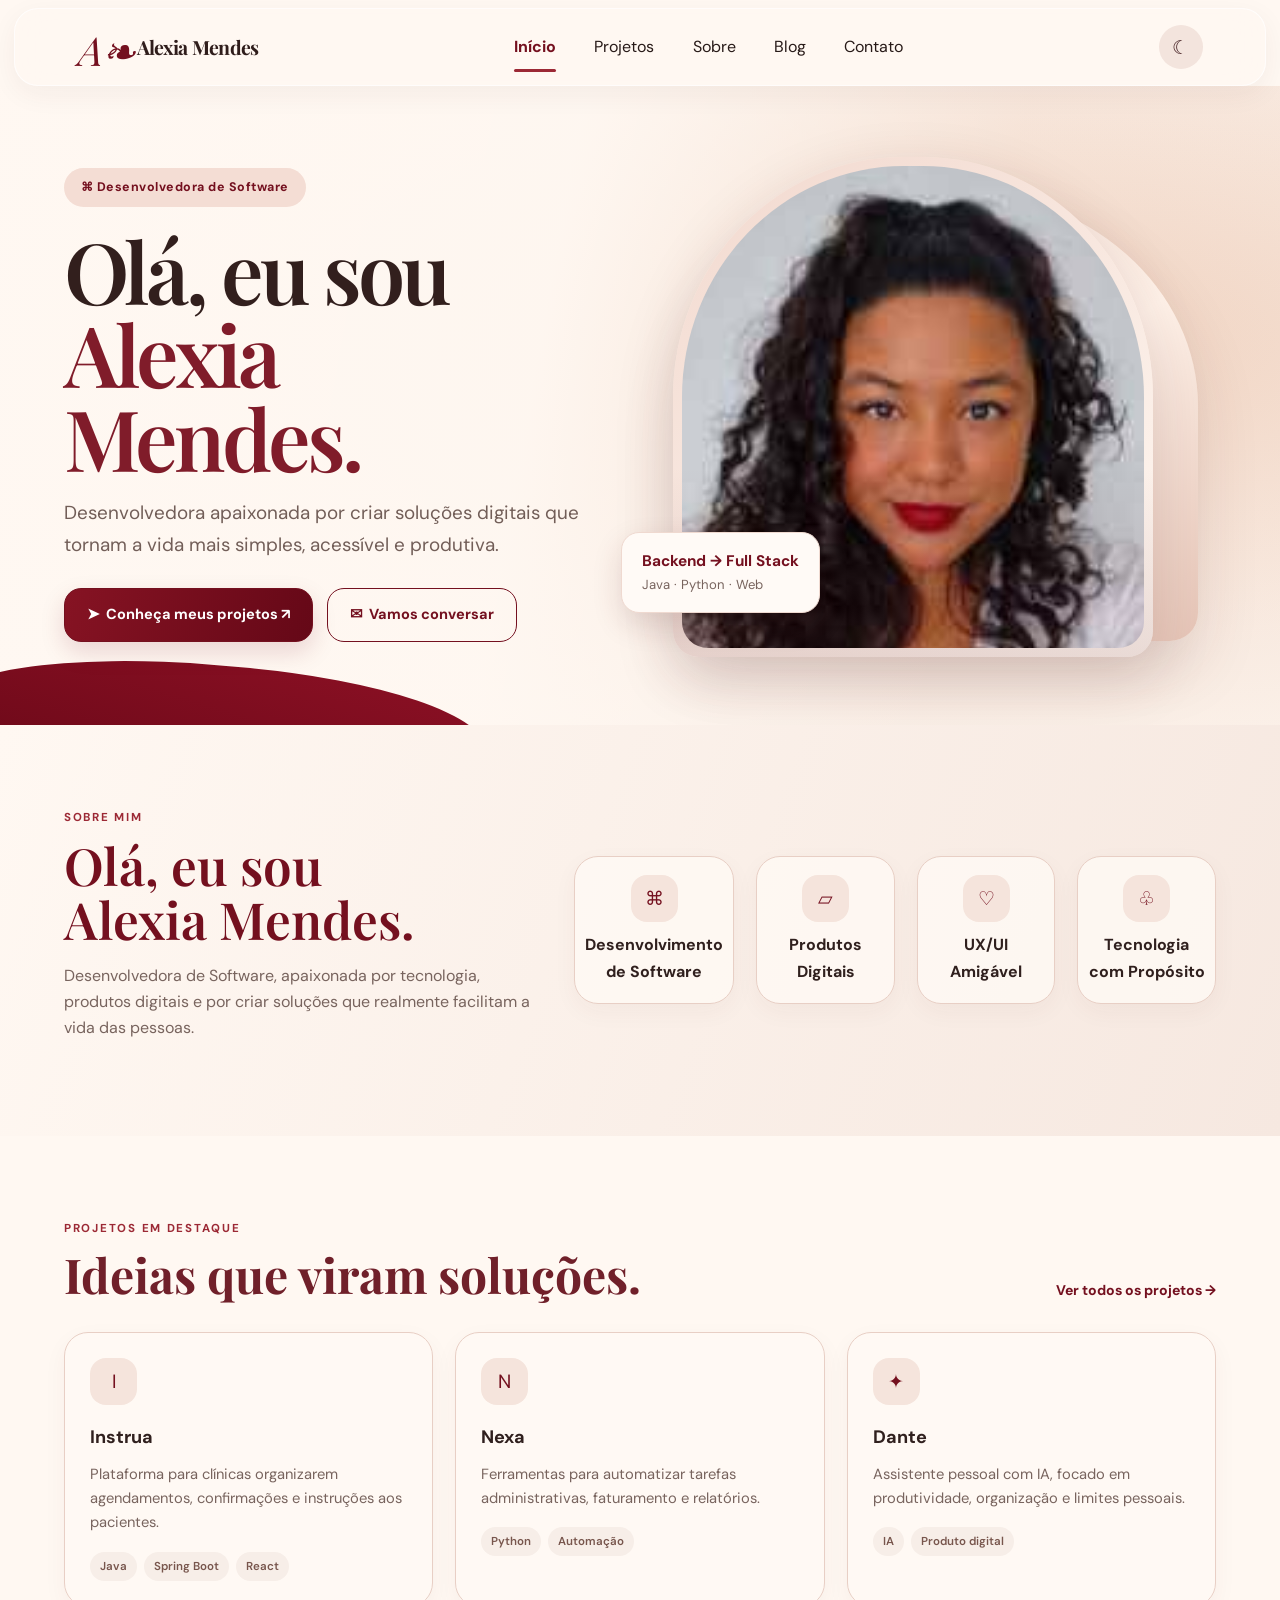
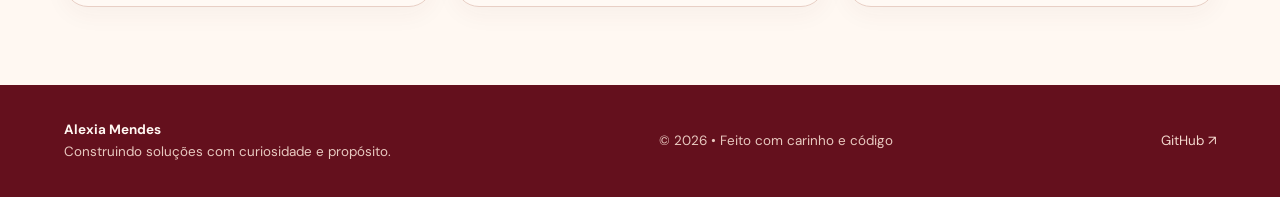
<file: index.html>
<!doctype html><html lang="pt-BR"><head><meta charset="utf-8"><meta name="viewport" content="width=device-width,initial-scale=1"><meta name="description" content="Portfólio de Alexia Mendes, desenvolvedora de software e criadora de produtos digitais."><meta name="theme-color" content="#fff8f2"><title>Início | Alexia Mendes</title><link rel="stylesheet" href="assets/styles.css"><script defer src="assets/app.js"></script><link rel="preconnect" href="https://fonts.googleapis.com"><link rel="preconnect" href="https://fonts.gstatic.com" crossorigin><link href="https://fonts.googleapis.com/css2?family=DM+Sans:wght@400;500;600;700&family=Playfair+Display:wght@500;600;700&display=swap" rel="stylesheet"></head><body><header class="site-header"><div class="container nav-wrap"><a class="brand" href="index.html"><span class="brand-mark">A❧</span><span>Alexia Mendes</span></a><nav class="nav-links"><a href="index.html">Início</a><a href="projetos.html">Projetos</a><a href="sobre.html">Sobre</a><a href="blog.html">Blog</a><a href="contato.html">Contato</a></nav><div class="nav-tools"><button class="menu-toggle theme-toggle" aria-label="Alternar tema" title="Alternar tema">☾</button><button class="menu-toggle mobile-menu" aria-label="Abrir menu" aria-expanded="false">☰</button></div></div></header><main>
<section class="hero"><div class="container hero-grid"><div class="hero-copy"><span class="eyebrow">⌘ Desenvolvedora de Software</span><h1>Olá, eu sou<br><span>Alexia Mendes.</span></h1><p class="hero-lead">Desenvolvedora apaixonada por criar soluções digitais que tornam a vida mais simples, acessível e produtiva.</p><div class="hero-actions"><a class="btn" href="projetos.html">➤ &nbsp;Conheça meus projetos ↗</a><a class="btn secondary" href="contato.html">✉ &nbsp;Vamos conversar</a></div></div><div class="portrait-wrap"><div class="portrait-frame"><img src="assets/alexia-profile.jpg" alt="Retrato de Alexia Mendes" width="563" height="1000" fetchpriority="high" decoding="async"></div><div class="portrait-note"><strong>Backend → Full Stack</strong>Java · Python · Web</div></div></div></section>
<section class="section soft"><div class="container" style="display:grid;grid-template-columns:1fr 1.35fr;gap:35px;align-items:center"><div><span class="kicker">Sobre mim</span><h2 style="font:600 clamp(2.2rem,4vw,3.4rem)/1.05 'Playfair Display',serif;color:#74101f;margin:10px 0">Olá, eu sou<br>Alexia Mendes.</h2><p style="color:var(--muted)">Desenvolvedora de Software, apaixonada por tecnologia, produtos digitais e por criar soluções que realmente facilitam a vida das pessoas.</p></div><div class="cards" style="grid-template-columns:repeat(4,1fr)"><article class="card" style="text-align:center;padding:18px 10px"><div class="card-icon" style="margin:0 auto 10px">⌘</div><strong>Desenvolvimento<br>de Software</strong></article><article class="card" style="text-align:center;padding:18px 10px"><div class="card-icon" style="margin:0 auto 10px">▱</div><strong>Produtos<br>Digitais</strong></article><article class="card" style="text-align:center;padding:18px 10px"><div class="card-icon" style="margin:0 auto 10px">♡</div><strong>UX/UI<br>Amigável</strong></article><article class="card" style="text-align:center;padding:18px 10px"><div class="card-icon" style="margin:0 auto 10px">♧</div><strong>Tecnologia<br>com Propósito</strong></article></div></div></section>
<section class="section"><div class="container"><div class="section-head"><div><span class="kicker">Projetos em destaque</span><h2>Ideias que viram soluções.</h2></div><a class="text-link" href="projetos.html">Ver todos os projetos →</a></div><div class="cards"><article class="card"><div class="card-icon">I</div><h3>Instrua</h3><p>Plataforma para clínicas organizarem agendamentos, confirmações e instruções aos pacientes.</p><div class="tags"><span class="tag">Java</span><span class="tag">Spring Boot</span><span class="tag">React</span></div></article><article class="card"><div class="card-icon">N</div><h3>Nexa</h3><p>Ferramentas para automatizar tarefas administrativas, faturamento e relatórios.</p><div class="tags"><span class="tag">Python</span><span class="tag">Automação</span></div></article><article class="card"><div class="card-icon">✦</div><h3>Dante</h3><p>Assistente pessoal com IA, focado em produtividade, organização e limites pessoais.</p><div class="tags"><span class="tag">IA</span><span class="tag">Produto digital</span></div></article></div></div></section>
</main><footer class="footer"><div class="container footer-inner"><div><strong>Alexia Mendes</strong><p>Construindo soluções com curiosidade e propósito.</p></div><p>© 2026 • Feito com carinho e código</p><a href="https://github.com/alexia-dev" target="_blank" rel="noopener">GitHub ↗</a></div></footer></body></html>
</file>
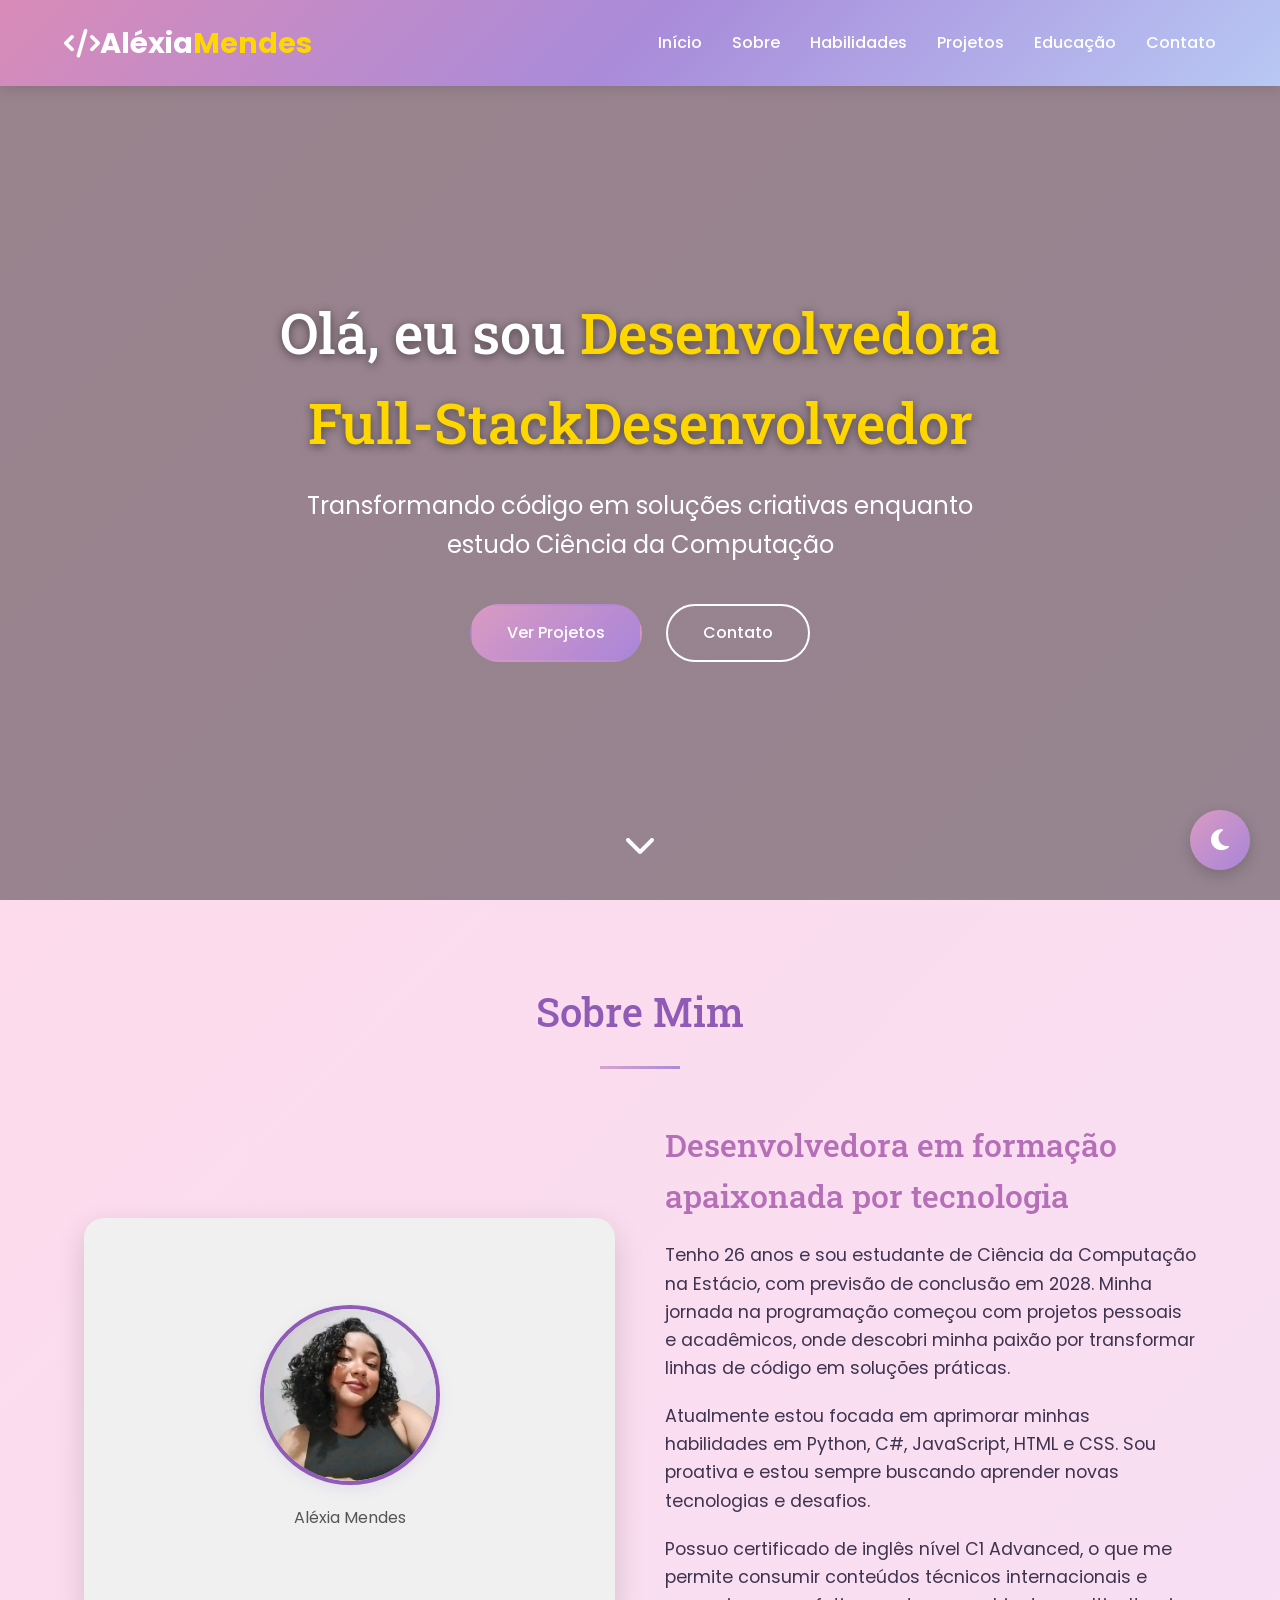
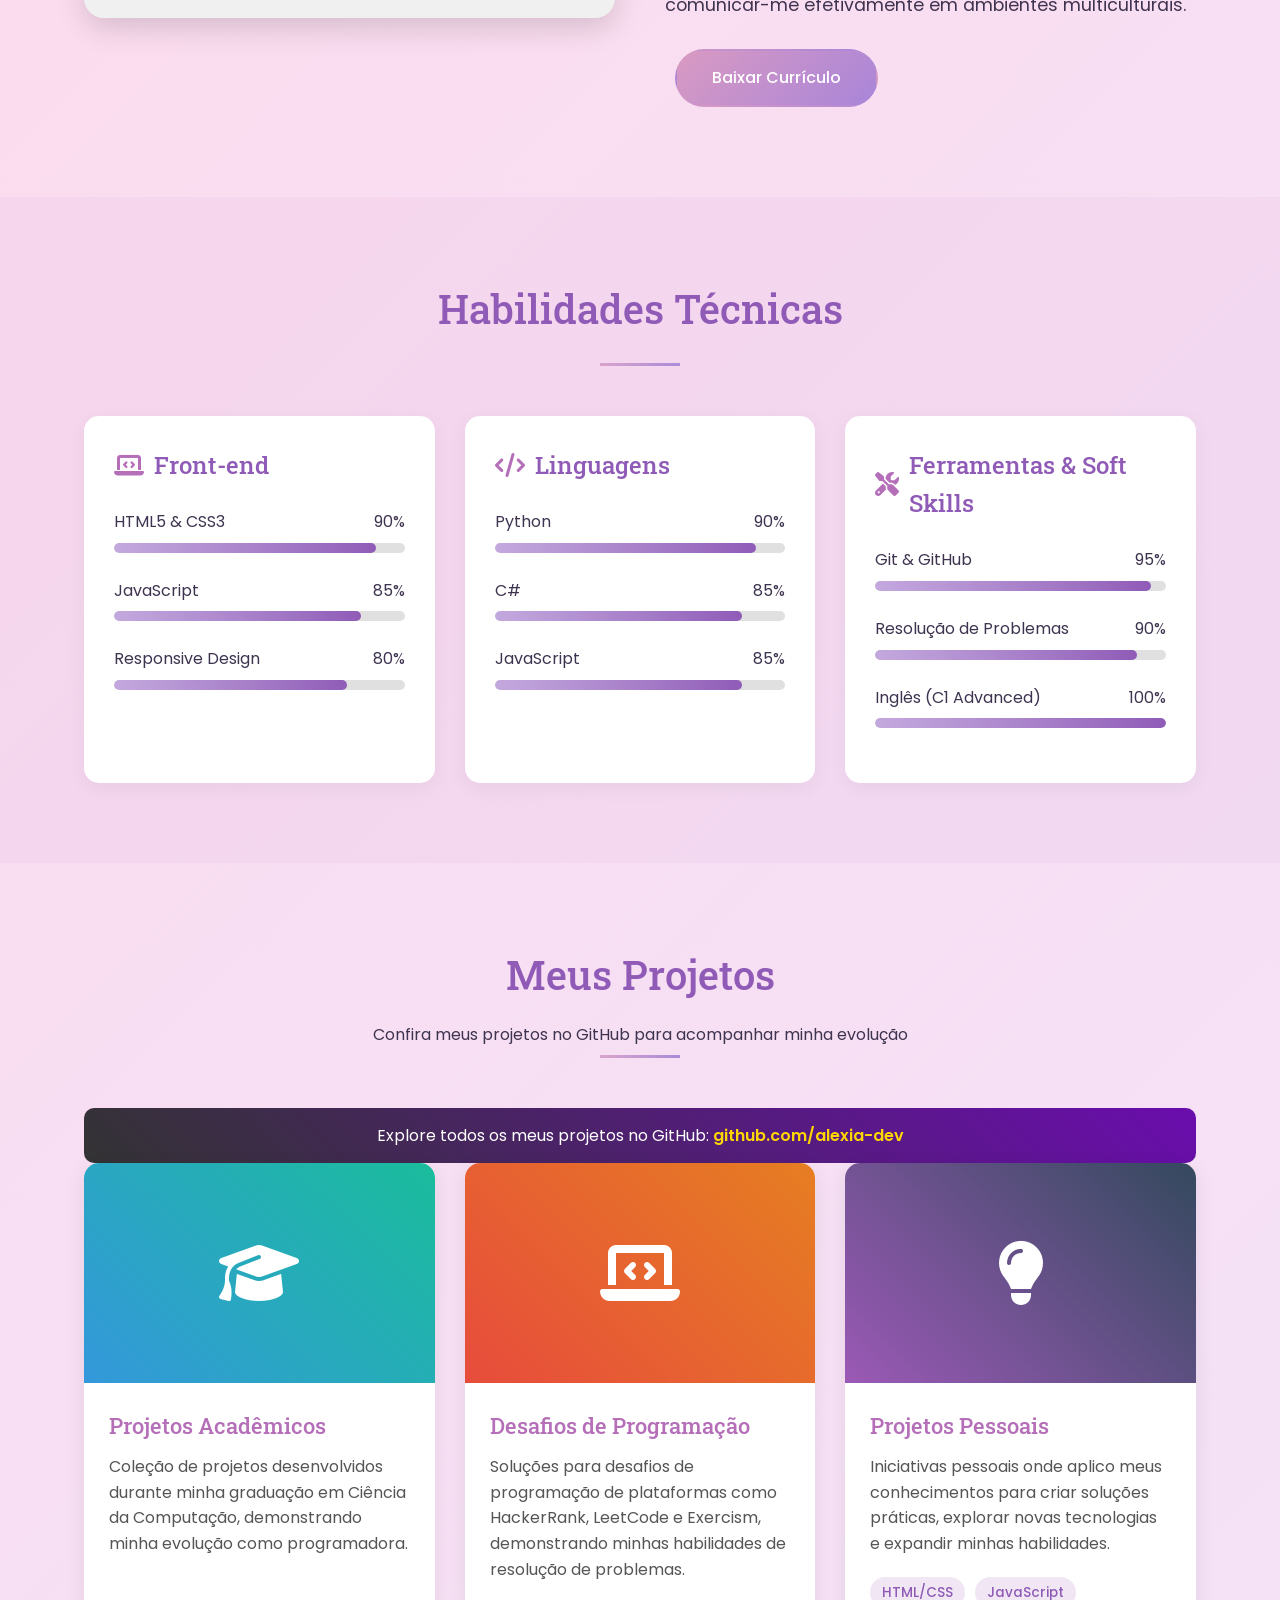
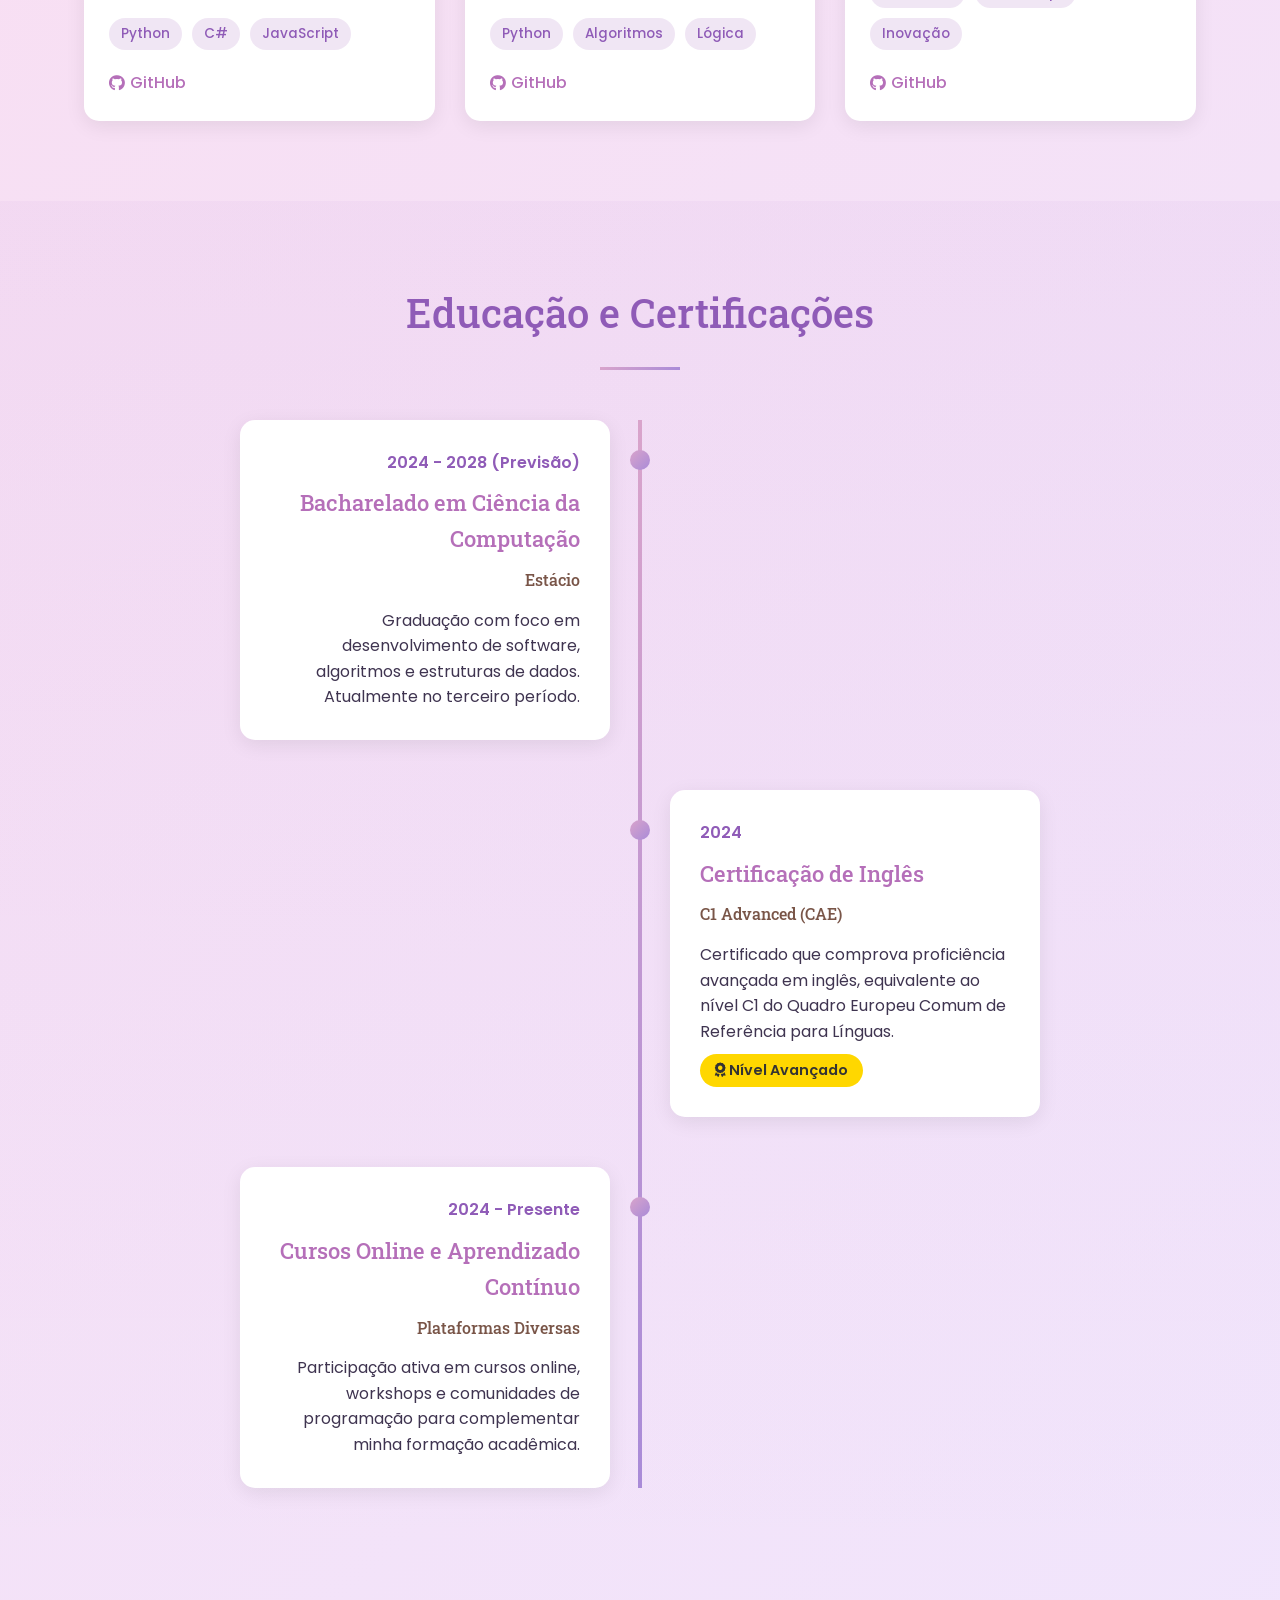
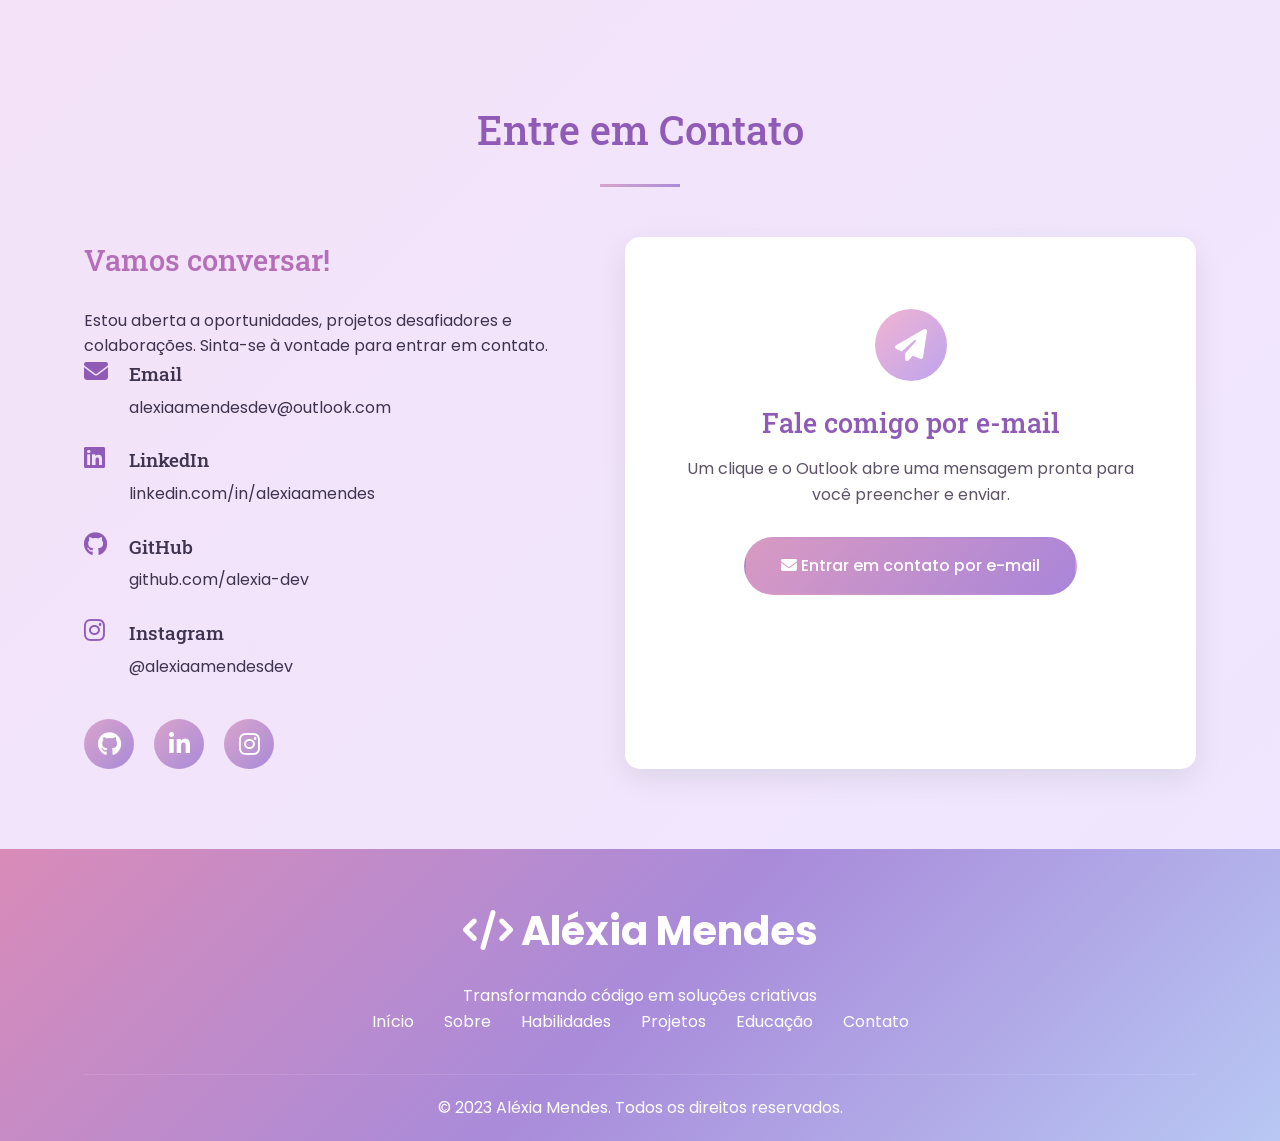
<file: Index.html>
<!DOCTYPE html>
<html lang="pt-BR">
<head>
    <meta charset="UTF-8">
    <meta name="viewport" content="width=device-width, initial-scale=1.0">
    <title>Portfólio | Aléxia Mendes</title>
    <link rel="stylesheet" href="https://cdnjs.cloudflare.com/ajax/libs/font-awesome/6.4.0/css/all.min.css">
    <link href="https://fonts.googleapis.com/css2?family=Poppins:wght@300;400;500;600;700&family=Roboto+Slab:wght@300;400;500&display=swap" rel="stylesheet">
    <style>
        :root {
            --pink: #f6b6d6;
            --pink-light: #ffd9ea;
            --lilac: #cbb7f6;
            --lilac-light: #eee7ff;
            --purple: #8f5bb7;
            --light-purple: #b99ad8;
            --teal: #b56fb9;
            --dark-teal: #985da0;
            --light-cream: #fffafd;
            --dark-charcoal: #3f3450;
            --dark-bg: #17131f;
            --dark-card: #241d2d;
            --dark-text: #f8efff;
            --transition: all 0.4s ease;
        }

        * {
            margin: 0;
            padding: 0;
            box-sizing: border-box;
        }

        body {
            font-family: 'Poppins', sans-serif;
            background: linear-gradient(135deg, var(--pink-light), var(--lilac-light));
            color: var(--dark-charcoal);
            line-height: 1.6;
            overflow-x: hidden;
        }

        body.dark-mode {
            background: linear-gradient(135deg, #1b1522, #241c31);
            color: var(--dark-text);
        }

        body.dark-mode .skills,
        body.dark-mode .experience {
            background: transparent;
        }

        body.dark-mode .skill-category,
        body.dark-mode .project-card,
        body.dark-mode .timeline-content,
        body.dark-mode .contact-form {
            background: var(--dark-card);
            color: var(--dark-text);
        }

        body.dark-mode .project-content p,
        body.dark-mode .about-text p,
        body.dark-mode .contact-info > p {
            color: #eadcf4;
        }

        body.dark-mode .form-control {
            background: #30263a;
            color: var(--dark-text);
            border-color: #5b466b;
        }

        body.dark-mode .section-title h2,
        body.dark-mode .skill-category h3,
        body.dark-mode .timeline-date {
            color: #e8c9ff;
        }

        body.dark-mode .about-text h3,
        body.dark-mode .project-content h3,
        body.dark-mode .timeline-content h3,
        body.dark-mode .contact-info h3 {
            color: #efb9d8;
        }

        body.dark-mode .tag {
            background: rgba(203, 183, 246, 0.16);
            color: #e8c9ff;
        }

        body.dark-mode .about-img {
            background: #30263a;
        }

        h1, h2, h3, h4 {
            font-family: 'Roboto Slab', serif;
            font-weight: 500;
        }

        .container {
            width: 90%;
            max-width: 1200px;
            margin: 0 auto;
            padding: 0 20px;
        }

        section {
            padding: 80px 0;
        }

        /* Header Styles */
        header {
            background: linear-gradient(135deg, #d98bb8, #a98bda, #b8c8f4);
            position: fixed;
            width: 100%;
            top: 0;
            z-index: 1000;
            box-shadow: 0 4px 12px rgba(0, 0, 0, 0.1);
        }

        .header-container {
            display: flex;
            justify-content: space-between;
            align-items: center;
            padding: 20px 0;
        }

        .logo {
            font-size: 1.8rem;
            font-weight: 700;
            color: white;
            display: flex;
            align-items: center;
        }

        .logo span {
            color: #ffd700;
        }

        nav ul {
            display: flex;
            list-style: none;
        }

        nav li {
            margin-left: 30px;
        }

        nav a {
            color: white;
            text-decoration: none;
            font-weight: 500;
            padding: 8px 0;
            position: relative;
            transition: var(--transition);
        }

        nav a:after {
            content: '';
            position: absolute;
            bottom: 0;
            left: 0;
            width: 0;
            height: 2px;
            background-color: #ffd700;
            transition: var(--transition);
        }

        nav a:hover:after {
            width: 100%;
        }

        .mobile-menu-btn {
            display: none;
            background: none;
            border: none;
            color: white;
            font-size: 1.5rem;
            cursor: pointer;
        }

        /* Hero Section */
        .hero {
            height: 100vh;
            display: flex;
            align-items: center;
            background: linear-gradient(rgba(0, 0, 0, 0.4), rgba(0, 0, 0, 0.4)), url('https://images.unsplash.com/photo-1499951360447-b19be8fe80f5?ixlib=rb-4.0.3&ixid=M3wxMjA3fDB8MHxwaG90by1wYWdlfHx8fGVufDB8fHx8fA%3D%3D&auto=format&fit=crop&w=1170&q=80') no-repeat center center/cover;
            color: white;
            text-align: center;
            position: relative;
        }

        .hero-content {
            max-width: 800px;
            margin: 0 auto;
            padding-top: 60px;
        }

        .hero h1 {
            font-size: 3.5rem;
            margin-bottom: 20px;
            text-shadow: 0 2px 10px rgba(0, 0, 0, 0.5);
        }

        .hero p {
            font-size: 1.5rem;
            margin-bottom: 30px;
            max-width: 700px;
            margin-left: auto;
            margin-right: auto;
        }

        .typed-text {
            color: #ffd700;
        }

        .btn {
            display: inline-block;
            background: linear-gradient(135deg, #d99ac2, #a985d9);
            color: white;
            padding: 14px 35px;
            border-radius: 50px;
            text-decoration: none;
            font-weight: 500;
            transition: var(--transition);
            border: 2px solid transparent;
            margin: 10px;
        }

        .btn:hover {
            background: transparent;
            border-color: #b56fb9;
            transform: translateY(-5px);
        }

        .btn-outline {
            background: transparent;
            border: 2px solid white;
        }

        .btn-outline:hover {
            background: white;
            color: #8f5bb7;
        }

        .scroll-down {
            position: absolute;
            bottom: 30px;
            left: 50%;
            transform: translateX(-50%);
            color: white;
            font-size: 2rem;
            animation: bounce 2s infinite;
        }

        @keyframes bounce {
            0%, 20%, 50%, 80%, 100% {transform: translateY(0) translateX(-50%);}
            40% {transform: translateY(-20px) translateX(-50%);}
            60% {transform: translateY(-10px) translateX(-50%);}
        }

        /* Section Titles */
        .section-title {
            text-align: center;
            margin-bottom: 60px;
            position: relative;
        }

        .section-title h2 {
            font-size: 2.5rem;
            color: #8f5bb7;
            display: inline-block;
            margin-bottom: 15px;
        }

        .section-title h2:after {
            content: '';
            position: absolute;
            width: 80px;
            height: 3px;
            background: linear-gradient(135deg, #d9a4cb, #a98bd8);
            bottom: -10px;
            left: 50%;
            transform: translateX(-50%);
        }

        /* About Section */
        .about-content {
            display: flex;
            align-items: center;
            gap: 50px;
        }

        .about-img {
            flex: 1;
            border-radius: 20px;
            overflow: hidden;
            box-shadow: 0 10px 30px rgba(0, 0, 0, 0.15);
            display: flex;
            justify-content: center;
            align-items: center;
            background: #f0f0f0;
            min-height: 400px;
        }

        .about-img img {
            width: 100%;
            height: auto;
            display: block;
            transition: var(--transition);
        }

        .about-img img:hover {
            transform: scale(1.05);
        }

        .about-text {
            flex: 1;
        }

        .about-text h3 {
            font-size: 2rem;
            margin-bottom: 20px;
            color: #b56fb9;
        }

        .about-text p {
            margin-bottom: 20px;
            font-size: 1.1rem;
        }

        /* Skills Section */
        .skills {
            background-color: rgba(154, 89, 182, 0.05);
        }

        .skills-container {
            display: grid;
            grid-template-columns: repeat(auto-fit, minmax(300px, 1fr));
            gap: 30px;
        }

        .skill-category {
            background: white;
            border-radius: 15px;
            padding: 30px;
            box-shadow: 0 5px 20px rgba(0, 0, 0, 0.05);
            transition: var(--transition);
        }

        .skill-category:hover {
            transform: translateY(-10px);
            box-shadow: 0 15px 30px rgba(0, 0, 0, 0.1);
        }

        .skill-category h3 {
            font-size: 1.5rem;
            margin-bottom: 25px;
            color: #8f5bb7;
            display: flex;
            align-items: center;
        }

        .skill-category h3 i {
            margin-right: 10px;
            color: #b56fb9;
        }

        .skill-item {
            margin-bottom: 25px;
        }

        .skill-info {
            display: flex;
            justify-content: space-between;
            margin-bottom: 8px;
        }

        .skill-bar {
            height: 10px;
            background: #e0e0e0;
            border-radius: 5px;
            overflow: hidden;
        }

        .skill-progress {
            height: 100%;
            background: linear-gradient(90deg, var(--light-purple), var(--purple));
            border-radius: 5px;
            position: relative;
        }

        .skill-progress:after {
            content: '';
            position: absolute;
            top: 0;
            left: 0;
            width: 100%;
            height: 100%;
            background: linear-gradient(45deg, rgba(255,255,255,0.15), transparent);
        }

        /* Projects Section */
        .projects-filter {
            display: flex;
            justify-content: center;
            flex-wrap: wrap;
            margin-bottom: 40px;
        }

        .filter-btn {
            background: linear-gradient(135deg, #d9a4cb, #a98bd8);
            color: white;
            border: none;
            padding: 10px 20px;
            margin: 5px;
            border-radius: 30px;
            cursor: pointer;
            transition: var(--transition);
            font-family: inherit;
            font-weight: 500;
        }

        .filter-btn.active, .filter-btn:hover {
            background: linear-gradient(135deg, #c56fa7, #8e69c5);
        }

        .projects-grid {
            display: grid;
            grid-template-columns: repeat(auto-fill, minmax(350px, 1fr));
            gap: 30px;
        }

        .project-card {
            background: white;
            border-radius: 15px;
            overflow: hidden;
            box-shadow: 0 5px 20px rgba(0, 0, 0, 0.08);
            transition: var(--transition);
            height: 100%;
            display: flex;
            flex-direction: column;
        }

        .project-card:hover {
            transform: translateY(-10px);
            box-shadow: 0 15px 30px rgba(0, 0, 0, 0.15);
        }

        .project-img {
            height: 220px;
            overflow: hidden;
            background: linear-gradient(45deg, #d98bb8, #a98bda, #b8c8f4);
            display: flex;
            align-items: center;
            justify-content: center;
            color: white;
        }

        .project-img i {
            font-size: 4rem;
        }

        .project-content {
            padding: 25px;
            flex-grow: 1;
            display: flex;
            flex-direction: column;
        }

        .project-content h3 {
            font-size: 1.4rem;
            margin-bottom: 10px;
            color: #b56fb9;
        }

        .project-content p {
            margin-bottom: 20px;
            color: #555;
            flex-grow: 1;
        }

        .project-tags {
            display: flex;
            flex-wrap: wrap;
            gap: 10px;
            margin-bottom: 20px;
        }

        .tag {
            background: rgba(154, 89, 182, 0.15);
            color: #8f5bb7;
            padding: 5px 12px;
            border-radius: 30px;
            font-size: 0.85rem;
            font-weight: 500;
        }

        .project-links {
            display: flex;
            gap: 15px;
            margin-top: auto;
        }

        .project-links a {
            display: flex;
            align-items: center;
            color: #b56fb9;
            text-decoration: none;
            font-weight: 500;
            transition: var(--transition);
        }

        .project-links a:hover {
            color: #8f5bb7;
        }

        .project-links a i {
            margin-right: 5px;
        }

        /* Experience Section */
        .experience {
            background: linear-gradient(rgba(106, 13, 173, 0.03), transparent);
        }

        .timeline {
            position: relative;
            max-width: 800px;
            margin: 0 auto;
        }

        .timeline:before {
            content: '';
            position: absolute;
            top: 0;
            bottom: 0;
            width: 4px;
            background: linear-gradient(135deg, #d9a4cb, #a98bd8);
            left: 50%;
            transform: translateX(-50%);
        }

        .timeline-item {
            margin-bottom: 50px;
            position: relative;
            width: 100%;
        }

        .timeline-item:nth-child(odd) {
            padding-right: calc(50% + 30px);
            text-align: right;
        }

        .timeline-item:nth-child(even) {
            padding-left: calc(50% + 30px);
        }

        .timeline-content {
            background: white;
            border-radius: 15px;
            padding: 30px;
            box-shadow: 0 5px 20px rgba(0, 0, 0, 0.08);
            position: relative;
        }

        .timeline-content:before {
            content: '';
            position: absolute;
            top: 30px;
            width: 20px;
            height: 20px;
            background: linear-gradient(135deg, #d9a4cb, #a98bd8);
            border-radius: 50%;
        }

        .timeline-item:nth-child(odd) .timeline-content:before {
            right: -40px;
        }

        .timeline-item:nth-child(even) .timeline-content:before {
            left: -40px;
        }

        .timeline-date {
            display: block;
            color: #8f5bb7;
            font-weight: 600;
            margin-bottom: 10px;
        }

        .timeline-content h3 {
            font-size: 1.4rem;
            margin-bottom: 10px;
            color: #b56fb9;
        }

        .timeline-content h4 {
            color: #795548;
            font-weight: 500;
            margin-bottom: 15px;
        }

        /* Contact Section */
        .contact-container {
            display: flex;
            gap: 50px;
        }

        .contact-info {
            flex: 1;
        }

        .contact-info h3 {
            font-size: 1.8rem;
            margin-bottom: 25px;
            color: #b56fb9;
        }

        .contact-methods {
            margin-bottom: 40px;
        }

        .contact-item {
            display: flex;
            align-items: flex-start;
            margin-bottom: 25px;
        }

        .contact-item i {
            font-size: 1.5rem;
            color: #8f5bb7;
            margin-right: 15px;
            min-width: 30px;
        }

        .contact-text h4 {
            font-size: 1.2rem;
            margin-bottom: 5px;
        }

        .social-links {
            display: flex;
            gap: 20px;
        }

        .social-links a {
            display: flex;
            align-items: center;
            justify-content: center;
            width: 50px;
            height: 50px;
            border-radius: 50%;
            background: linear-gradient(135deg, #d9a4cb, #a98bd8);
            color: white;
            font-size: 1.5rem;
            transition: var(--transition);
            text-decoration: none;
        }

        .social-links a:hover {
            transform: translateY(-5px);
            background: linear-gradient(135deg, #c56fa7, #8e69c5);
        }

        .contact-form {
            flex: 1;
            background: white;
            padding: 40px;
            border-radius: 15px;
            box-shadow: 0 10px 30px rgba(0, 0, 0, 0.08);
        }

        .form-group {
            margin-bottom: 25px;
        }

        .form-group label {
            display: block;
            margin-bottom: 8px;
            font-weight: 500;
        }

        .form-control {
            width: 100%;
            padding: 14px 20px;
            border: 1px solid #ddd;
            border-radius: 8px;
            font-family: inherit;
            font-size: 1rem;
            transition: var(--transition);
        }

        .form-control:focus {
            outline: none;
            border-color: var(--light-purple);
            box-shadow: 0 0 0 3px rgba(154, 89, 182, 0.2);
        }

        textarea.form-control {
            min-height: 150px;
            resize: vertical;
        }

        /* Direct Email Contact */
        .direct-contact {
            text-align: center;
            min-height: 360px;
            display: flex;
            flex-direction: column;
            align-items: center;
            justify-content: center;
        }

        .direct-contact-icon {
            width: 72px;
            height: 72px;
            display: flex;
            align-items: center;
            justify-content: center;
            border-radius: 50%;
            background: linear-gradient(135deg, #f2b4d2, #bda4ee);
            color: white;
            font-size: 2rem;
            margin-bottom: 20px;
        }

        .direct-contact h3 {
            color: #8f5bb7;
            font-size: 1.7rem;
            margin-bottom: 12px;
        }

        .direct-contact p {
            max-width: 480px;
            margin-bottom: 20px;
            color: #5d5267;
        }

        body.dark-mode .direct-contact h3 { color: #efb9d8; }
        body.dark-mode .direct-contact p { color: #eadcf4; }

        /* Footer */
        footer {
            background: linear-gradient(135deg, #d98bb8, #a98bda, #b8c8f4);
            color: white;
            padding: 50px 0 20px;
            text-align: center;
        }

        .footer-content {
            margin-bottom: 40px;
        }

        .footer-logo {
            font-size: 2.5rem;
            font-weight: 700;
            margin-bottom: 20px;
        }

        .footer-links {
            display: flex;
            justify-content: center;
            flex-wrap: wrap;
            gap: 30px;
            margin-bottom: 30px;
        }

        .footer-links a {
            color: white;
            text-decoration: none;
            transition: var(--transition);
        }

        .footer-links a:hover {
            color: #ffd700;
        }

        .copyright {
            padding-top: 20px;
            border-top: 1px solid rgba(255, 255, 255, 0.1);
        }

        /* Theme Toggle */
        .theme-toggle {
            position: fixed;
            bottom: 30px;
            right: 30px;
            width: 60px;
            height: 60px;
            border-radius: 50%;
            background: linear-gradient(135deg, #d99ac2, #a985d9);
            color: white;
            border: none;
            cursor: pointer;
            display: flex;
            align-items: center;
            justify-content: center;
            font-size: 1.5rem;
            box-shadow: 0 5px 15px rgba(0, 0, 0, 0.2);
            z-index: 999;
            transition: var(--transition);
        }

        .theme-toggle:hover {
            background: linear-gradient(135deg, #c56fa7, #8e69c5);
            transform: translateY(-5px);
        }

        /* Responsive Design */
        @media (max-width: 992px) {
            .hero h1 {
                font-size: 2.8rem;
            }
            
            .about-content {
                flex-direction: column;
            }
            
            .timeline:before {
                left: 30px;
            }
            
            .timeline-item:nth-child(odd),
            .timeline-item:nth-child(even) {
                padding: 0 0 0 70px;
                text-align: left;
            }
            
            .timeline-content:before {
                left: -40px;
            }
            
            .contact-container {
                flex-direction: column;
            }
        }

        @media (max-width: 768px) {
            nav {
                position: fixed;
                top: 0;
                right: -300px;
                width: 300px;
                height: 100vh;
                background: linear-gradient(135deg, #c56fa7, #8e69c5);
                padding: 80px 30px 30px;
                transition: var(--transition);
                z-index: 999;
            }
            
            nav.active {
                right: 0;
            }
            
            nav ul {
                flex-direction: column;
            }
            
            nav li {
                margin: 0 0 25px 0;
            }
            
            .mobile-menu-btn {
                display: block;
                z-index: 1000;
            }
            
            .project-card {
                max-width: 400px;
                margin: 0 auto;
            }
            
            .section-title h2 {
                font-size: 2rem;
            }
        }

        @media (max-width: 576px) {
            .hero h1 {
                font-size: 2.2rem;
            }
            
            .hero p {
                font-size: 1.2rem;
            }
            
            .btn {
                display: block;
                margin: 15px auto;
                max-width: 250px;
            }
            
            .projects-grid {
                grid-template-columns: 1fr;
            }
        }

        /* Certificate Badge */
        .certificate-badge {
            display: inline-block;
            background: #ffd700;
            color: #333;
            padding: 5px 15px;
            border-radius: 30px;
            font-weight: 600;
            margin-top: 10px;
            font-size: 0.9rem;
        }

        .github-banner {
            background: linear-gradient(45deg, #333, #6a0dad);
            color: white;
            padding: 15px;
            border-radius: 10px;
            text-align: center;
            margin-top: 20px;
            transition: var(--transition);
        }

        .github-banner:hover {
            transform: translateY(-5px);
            box-shadow: 0 10px 20px rgba(0,0,0,0.1);
        }

        .github-banner a {
            color: #ffd700;
            text-decoration: none;
            font-weight: 600;
        }
    </style>
</head>
<body>
    <!-- Header -->
    <header>
        <div class="container header-container">
            <div class="logo">
                <i class="fas fa-code"></i> Aléxia<span>Mendes</span>
            </div>
            
            <button class="mobile-menu-btn">
                <i class="fas fa-bars"></i>
            </button>
            
            <nav>
                <ul>
                    <li><a href="#home">Início</a></li>
                    <li><a href="#about">Sobre</a></li>
                    <li><a href="#skills">Habilidades</a></li>
                    <li><a href="#projects">Projetos</a></li>
                    <li><a href="#experience">Educação</a></li>
                    <li><a href="#contact">Contato</a></li>
                </ul>
            </nav>
        </div>
    </header>

    <!-- Hero Section -->
    <section class="hero" id="home">
        <div class="container hero-content">
            <h1>Olá, eu sou <span class="typed-text">Desenvolvedora Full-Stack</span></h1>
            <p>Transformando código em soluções criativas enquanto estudo Ciência da Computação</p>
            <div>
                <a href="#projects" class="btn">Ver Projetos</a>
                <a href="#contact" class="btn btn-outline">Contato</a>
            </div>
            <div class="scroll-down">
                <i class="fas fa-chevron-down"></i>
            </div>
        </div>
    </section>

    <!-- About Section -->
    <section id="about">
        <div class="container">
            <div class="section-title">
                <h2>Sobre Mim</h2>
            </div>
            
            <div class="about-content">
                <div class="about-img">
                    <div style="text-align: center; padding: 20px; color: #555;">
    <img src="1725635186385.jpeg" alt="Foto de Aléxia Mendes" style="width: 180px; height: 180px; object-fit: cover; border-radius: 50%; margin-bottom: 20px; border: 4px solid var(--purple); box-shadow: 0 4px 16px rgba(106,13,173,0.08);">
    <p>Aléxia Mendes</p>
</div>
                </div>
                
                <div class="about-text">
                    <h3>Desenvolvedora em formação apaixonada por tecnologia</h3>
                    <p>Tenho 26 anos e sou estudante de Ciência da Computação na Estácio, com previsão de conclusão em 2028. Minha jornada na programação começou com projetos pessoais e acadêmicos, onde descobri minha paixão por transformar linhas de código em soluções práticas.</p>
                    <p>Atualmente estou focada em aprimorar minhas habilidades em Python, C#, JavaScript, HTML e CSS. Sou proativa e estou sempre buscando aprender novas tecnologias e desafios.</p>
                    <p>Possuo certificado de inglês nível C1 Advanced, o que me permite consumir conteúdos técnicos internacionais e comunicar-me efetivamente em ambientes multiculturais.</p>
                    <a href="#" class="btn">Baixar Currículo</a>
                </div>
            </div>
        </div>
    </section>

    <!-- Skills Section -->
    <section class="skills" id="skills">
        <div class="container">
            <div class="section-title">
                <h2>Habilidades Técnicas</h2>
            </div>
            
            <div class="skills-container">
                <div class="skill-category">
                    <h3><i class="fas fa-laptop-code"></i> Front-end</h3>
                    
                    <div class="skill-item">
                        <div class="skill-info">
                            <span>HTML5 & CSS3</span>
                            <span>90%</span>
                        </div>
                        <div class="skill-bar">
                            <div class="skill-progress" style="width: 90%"></div>
                        </div>
                    </div>
                    
                    <div class="skill-item">
                        <div class="skill-info">
                            <span>JavaScript</span>
                            <span>85%</span>
                        </div>
                        <div class="skill-bar">
                            <div class="skill-progress" style="width: 85%"></div>
                        </div>
                    </div>
                    
                    <div class="skill-item">
                        <div class="skill-info">
                            <span>Responsive Design</span>
                            <span>80%</span>
                        </div>
                        <div class="skill-bar">
                            <div class="skill-progress" style="width: 80%"></div>
                        </div>
                    </div>
                </div>
                
                <div class="skill-category">
                    <h3><i class="fas fa-code"></i> Linguagens</h3>
                    
                    <div class="skill-item">
                        <div class="skill-info">
                            <span>Python</span>
                            <span>90%</span>
                        </div>
                        <div class="skill-bar">
                            <div class="skill-progress" style="width: 90%"></div>
                        </div>
                    </div>
                    
                    <div class="skill-item">
                        <div class="skill-info">
                            <span>C#</span>
                            <span>85%</span>
                        </div>
                        <div class="skill-bar">
                            <div class="skill-progress" style="width: 85%"></div>
                        </div>
                    </div>
                    
                    <div class="skill-item">
                        <div class="skill-info">
                            <span>JavaScript</span>
                            <span>85%</span>
                        </div>
                        <div class="skill-bar">
                            <div class="skill-progress" style="width: 85%"></div>
                        </div>
                    </div>
                </div>
                
                <div class="skill-category">
                    <h3><i class="fas fa-tools"></i> Ferramentas & Soft Skills</h3>
                    
                    <div class="skill-item">
                        <div class="skill-info">
                            <span>Git & GitHub</span>
                            <span>95%</span>
                        </div>
                        <div class="skill-bar">
                            <div class="skill-progress" style="width: 95%"></div>
                        </div>
                    </div>
                    
                    <div class="skill-item">
                        <div class="skill-info">
                            <span>Resolução de Problemas</span>
                            <span>90%</span>
                        </div>
                        <div class="skill-bar">
                            <div class="skill-progress" style="width: 90%"></div>
                        </div>
                    </div>
                    
                    <div class="skill-item">
                        <div class="skill-info">
                            <span>Inglês (C1 Advanced)</span>
                            <span>100%</span>
                        </div>
                        <div class="skill-bar">
                            <div class="skill-progress" style="width: 100%"></div>
                        </div>
                    </div>
                </div>
            </div>
        </div>
    </section>

    <!-- Projects Section -->
    <section id="projects">
        <div class="container">
            <div class="section-title">
                <h2>Meus Projetos</h2>
                <p>Confira meus projetos no GitHub para acompanhar minha evolução</p>
            </div>
            
            <div class="github-banner">
                <p>Explore todos os meus projetos no GitHub: <a href="https://github.com/alexia-dev" target="_blank">github.com/alexia-dev</a></p>
            </div>
            
            <div class="projects-grid">
                <div class="project-card">
                    <div class="project-img" style="background: linear-gradient(45deg, #3498db, #1abc9c);">
                        <i class="fas fa-graduation-cap"></i>
                    </div>
                    <div class="project-content">
                        <h3>Projetos Acadêmicos</h3>
                        <p>Coleção de projetos desenvolvidos durante minha graduação em Ciência da Computação, demonstrando minha evolução como programadora.</p>
                        <div class="project-tags">
                            <span class="tag">Python</span>
                            <span class="tag">C#</span>
                            <span class="tag">JavaScript</span>
                        </div>
                        <div class="project-links">
                            <a href="https://github.com/alexia-dev" target="_blank"><i class="fab fa-github"></i> GitHub</a>
                        </div>
                    </div>
                </div>
                
                <div class="project-card">
                    <div class="project-img" style="background: linear-gradient(45deg, #e74c3c, #e67e22);">
                        <i class="fas fa-laptop-code"></i>
                    </div>
                    <div class="project-content">
                        <h3>Desafios de Programação</h3>
                        <p>Soluções para desafios de programação de plataformas como HackerRank, LeetCode e Exercism, demonstrando minhas habilidades de resolução de problemas.</p>
                        <div class="project-tags">
                            <span class="tag">Python</span>
                            <span class="tag">Algoritmos</span>
                            <span class="tag">Lógica</span>
                        </div>
                        <div class="project-links">
                            <a href="https://github.com/alexia-dev" target="_blank"><i class="fab fa-github"></i> GitHub</a>
                        </div>
                    </div>
                </div>
                
                <div class="project-card">
                    <div class="project-img" style="background: linear-gradient(45deg, #9b59b6, #34495e);">
                        <i class="fas fa-lightbulb"></i>
                    </div>
                    <div class="project-content">
                        <h3>Projetos Pessoais</h3>
                        <p>Iniciativas pessoais onde aplico meus conhecimentos para criar soluções práticas, explorar novas tecnologias e expandir minhas habilidades.</p>
                        <div class="project-tags">
                            <span class="tag">HTML/CSS</span>
                            <span class="tag">JavaScript</span>
                            <span class="tag">Inovação</span>
                        </div>
                        <div class="project-links">
                            <a href="https://github.com/alexia-dev" target="_blank"><i class="fab fa-github"></i> GitHub</a>
                        </div>
                    </div>
                </div>
            </div>
        </div>
    </section>

    <!-- Experience Section -->
    <section class="experience" id="experience">
        <div class="container">
            <div class="section-title">
                <h2>Educação e Certificações</h2>
            </div>
            
            <div class="timeline">
                <div class="timeline-item">
                    <div class="timeline-content">
                        <span class="timeline-date">2024 - 2028 (Previsão)</span>
                        <h3>Bacharelado em Ciência da Computação</h3>
                        <h4>Estácio</h4>
                        <p>Graduação com foco em desenvolvimento de software, algoritmos e estruturas de dados. Atualmente no terceiro período.</p>
                    </div>
                </div>
                
                <div class="timeline-item">
                    <div class="timeline-content">
                        <span class="timeline-date">2024</span>
                        <h3>Certificação de Inglês</h3>
                        <h4>C1 Advanced (CAE)</h4>
                        <p>Certificado que comprova proficiência avançada em inglês, equivalente ao nível C1 do Quadro Europeu Comum de Referência para Línguas.</p>
                        <div class="certificate-badge">
                            <i class="fas fa-award"></i> Nível Avançado
                        </div>
                    </div>
                </div>
                
                <div class="timeline-item">
                    <div class="timeline-content">
                        <span class="timeline-date">2024 - Presente</span>
                        <h3>Cursos Online e Aprendizado Contínuo</h3>
                        <h4>Plataformas Diversas</h4>
                        <p>Participação ativa em cursos online, workshops e comunidades de programação para complementar minha formação acadêmica.</p>
                    </div>
                </div>
            </div>
        </div>
    </section>

    <!-- Contact Section -->
    <section id="contact">
        <div class="container">
            <div class="section-title">
                <h2>Entre em Contato</h2>
            </div>
            
            <div class="contact-container">
                <div class="contact-info">
                    <h3>Vamos conversar!</h3>
                    <p>Estou aberta a oportunidades, projetos desafiadores e colaborações. Sinta-se à vontade para entrar em contato.</p>
                    
                    <div class="contact-methods">
                        <div class="contact-item">
                            <i class="fas fa-envelope"></i>
                            <div class="contact-text">
                                <h4>Email</h4>
                                <p>alexiaamendesdev@outlook.com</p>
                            </div>
                        </div>
                        
                        <div class="contact-item">
                            <i class="fab fa-linkedin"></i>
                            <div class="contact-text">
                                <h4>LinkedIn</h4>
                                <p>linkedin.com/in/alexiaamendes</p>
                            </div>
                        </div>
                        
                        <div class="contact-item">
                            <i class="fab fa-github"></i>
                            <div class="contact-text">
                                <h4>GitHub</h4>
                                <p>github.com/alexia-dev</p>
                            </div>
                        </div>
                        
                        <div class="contact-item">
                            <i class="fab fa-instagram"></i>
                            <div class="contact-text">
                                <h4>Instagram</h4>
                                <p>@alexiaamendesdev</p>
                            </div>
                        </div>
                    </div>
                    
                    <div class="social-links">
                        <a href="https://github.com/alexia-dev" target="_blank"><i class="fab fa-github"></i></a>
                        <a href="https://www.linkedin.com/in/alexiaamendes/" target="_blank"><i class="fab fa-linkedin-in"></i></a>
                        <a href="https://www.instagram.com/alexiaamendesdev/" target="_blank"><i class="fab fa-instagram"></i></a>
                    </div>
                </div>
                
                <div class="contact-form">
                    <div class="direct-contact">
                        <i class="fas fa-paper-plane direct-contact-icon"></i>
                        <h3>Fale comigo por e-mail</h3>
                        <p>Um clique e o Outlook abre uma mensagem pronta para você preencher e enviar.</p>
                        <a class="btn" href="mailto:alexiaamendesdev@outlook.com?subject=Contato%20atrav%C3%A9s%20do%20portf%C3%B3lio%20%E2%80%94%20Al%C3%A9xia%20Mendes&body=Ol%C3%A1%2C%20Al%C3%A9xia%21%0A%0AEncontrei%20seu%20portf%C3%B3lio%20e%20gostaria%20de%20entrar%20em%20contato%20sobre...%0A%0AAtenciosamente%2C%0A">
                            <i class="fas fa-envelope"></i> Entrar em contato por e-mail
                        </a>
                    </div>
                </div>
            </div>
        </div>
    </section>

    <!-- Footer -->
    <footer>
        <div class="container">
            <div class="footer-content">
                <div class="footer-logo">
                    <i class="fas fa-code"></i> Aléxia Mendes
                </div>
                
                <p>Transformando código em soluções criativas</p>
                
                <div class="footer-links">
                    <a href="#home">Início</a>
                    <a href="#about">Sobre</a>
                    <a href="#skills">Habilidades</a>
                    <a href="#projects">Projetos</a>
                    <a href="#experience">Educação</a>
                    <a href="#contact">Contato</a>
                </div>
            </div>
            
            <div class="copyright">
                <p>&copy; 2023 Aléxia Mendes. Todos os direitos reservados.</p>
            </div>
        </div>
    </footer>

    <!-- Theme Toggle -->
    <button class="theme-toggle" type="button" aria-label="Alternar tema">
        <i class="fas fa-moon"></i>
    </button>

    <script>
        // Mobile Menu Toggle
        const mobileMenuBtn = document.querySelector('.mobile-menu-btn');
        const nav = document.querySelector('nav');
        
        mobileMenuBtn.addEventListener('click', () => {
            nav.classList.toggle('active');
            mobileMenuBtn.innerHTML = nav.classList.contains('active') ? 
                '<i class="fas fa-times"></i>' : '<i class="fas fa-bars"></i>';
        });
        
        // Smooth Scrolling
        document.querySelectorAll('a[href^="#"]').forEach(anchor => {
            anchor.addEventListener('click', function(e) {
                e.preventDefault();
                
                const target = document.querySelector(this.getAttribute('href'));
                if (target) {
                    window.scrollTo({
                        top: target.offsetTop - 80,
                        behavior: 'smooth'
                    });
                    
                    // Close mobile menu if open
                    if (nav.classList.contains('active')) {
                        nav.classList.remove('active');
                        mobileMenuBtn.innerHTML = '<i class="fas fa-bars"></i>';
                    }
                }
            });
        });
        
        // Theme Toggle
        const themeToggle = document.querySelector('.theme-toggle');

        function applyTheme(theme) {
            const isDarkMode = theme === 'dark';
            document.body.classList.toggle('dark-mode', isDarkMode);
            themeToggle.innerHTML = isDarkMode
                ? '<i class="fas fa-sun"></i>'
                : '<i class="fas fa-moon"></i>';
            themeToggle.setAttribute(
                'aria-label',
                isDarkMode ? 'Ativar modo claro' : 'Ativar modo escuro'
            );
        }

        themeToggle.addEventListener('click', () => {
            const isDarkMode = document.body.classList.contains('dark-mode');
            const nextTheme = isDarkMode ? 'light' : 'dark';
            localStorage.setItem('theme', nextTheme);
            applyTheme(nextTheme);
        });

        // Load saved theme or follow system preference
        const savedTheme = localStorage.getItem('theme');
        const preferredTheme = savedTheme || (
            window.matchMedia('(prefers-color-scheme: dark)').matches ? 'dark' : 'light'
        );
        applyTheme(preferredTheme);

        // The contact card uses a direct mailto link, so no form handler is necessary.

        // Typed Text Effect
        const typedTextSpan = document.querySelector('.typed-text');
        const textArray = ['Desenvolvedora Full-Stack', 'Estudante de Ciência da Computação', 'Programadora Python', 'Entusiasta de Tecnologia'];
        let textArrayIndex = 0;
        let charIndex = 0;
        let isDeleting = false;
        
        function typeEffect() {
            const currentText = textArray[textArrayIndex];
            
            if (!isDeleting && charIndex < currentText.length) {
                typedTextSpan.textContent += currentText.charAt(charIndex);
                charIndex++;
            } else if (isDeleting && charIndex > 0) {
                typedTextSpan.textContent = currentText.substring(0, charIndex - 1);
                charIndex--;
            }
            
            if (!isDeleting && charIndex === currentText.length) {
                isDeleting = true;
                setTimeout(typeEffect, 1500);
            } else if (isDeleting && charIndex === 0) {
                isDeleting = false;
                textArrayIndex = (textArrayIndex + 1) % textArray.length;
                setTimeout(typeEffect, 500);
            } else {
                const typingSpeed = isDeleting ? 50 : 100;
                setTimeout(typeEffect, typingSpeed);
            }
        }
        
        // Start the typing effect
        setTimeout(typeEffect, 1000);
    </script>
</body>
</html>
</file>
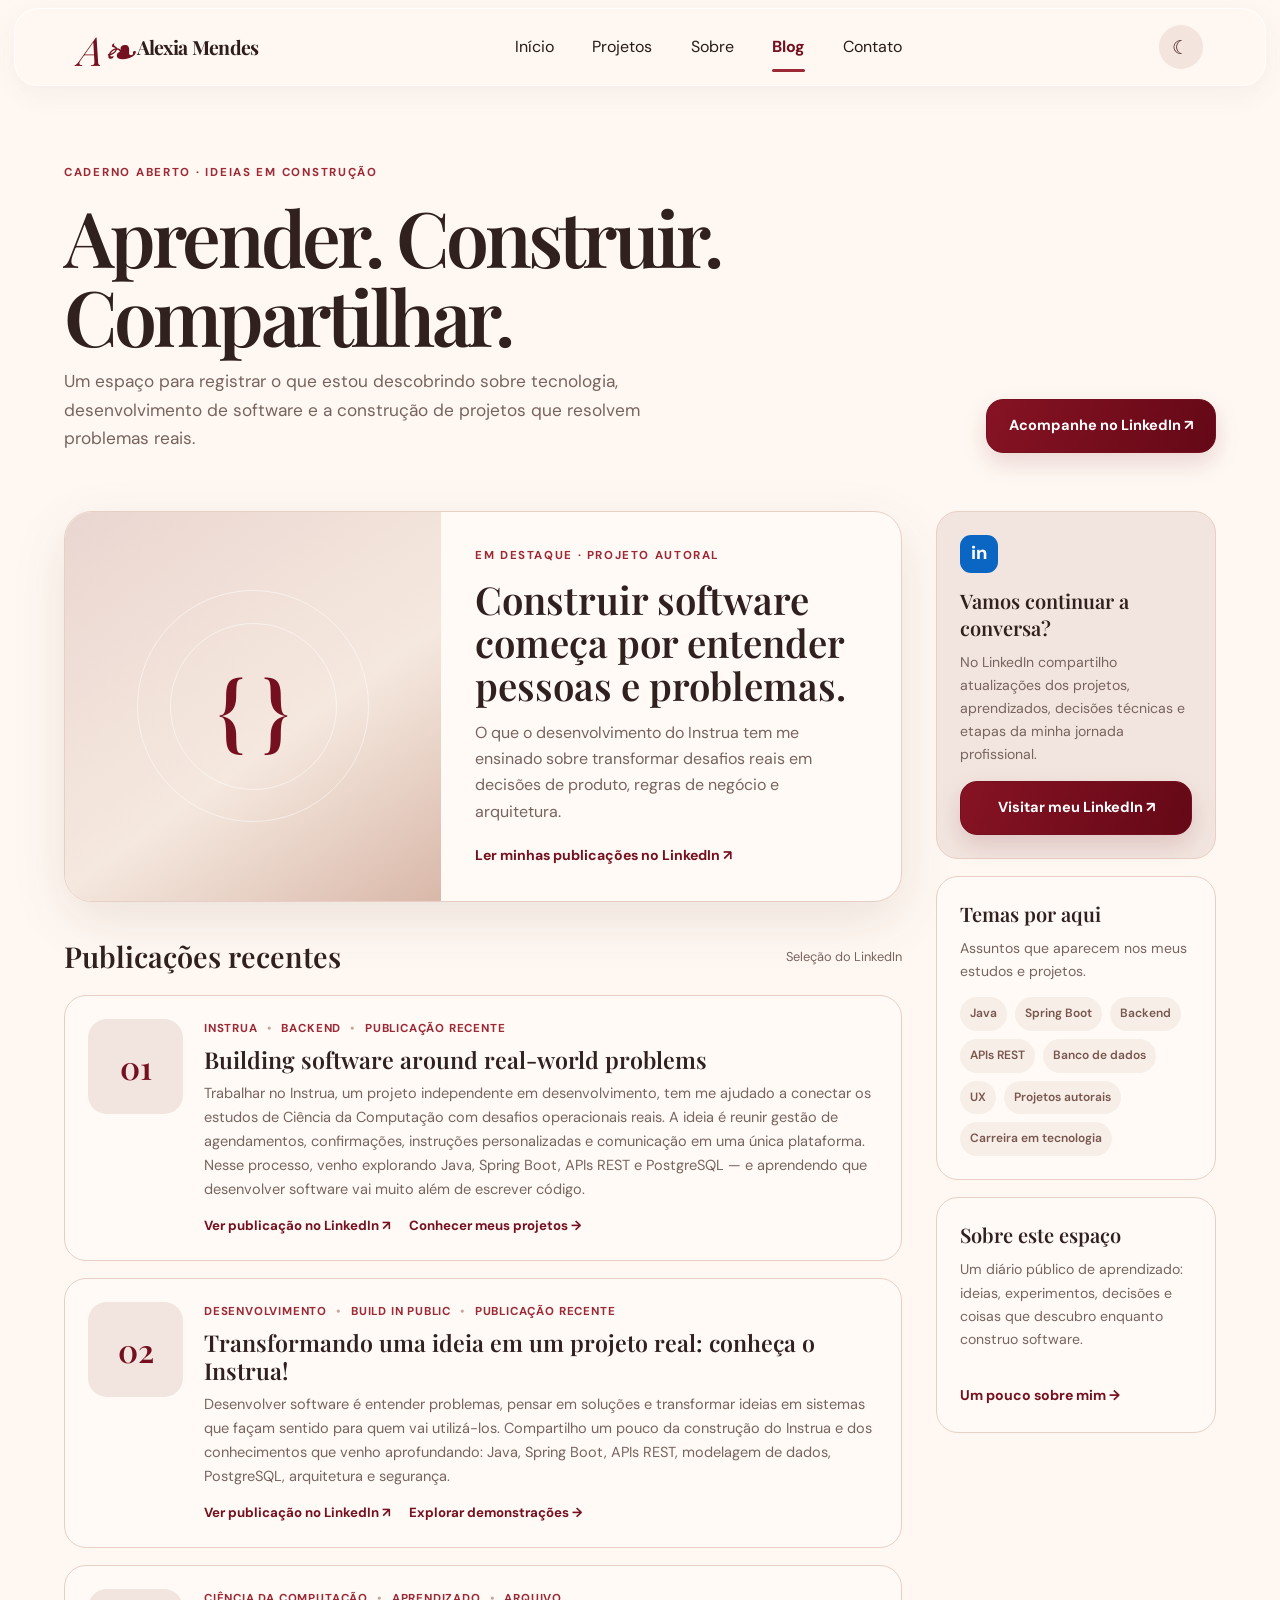
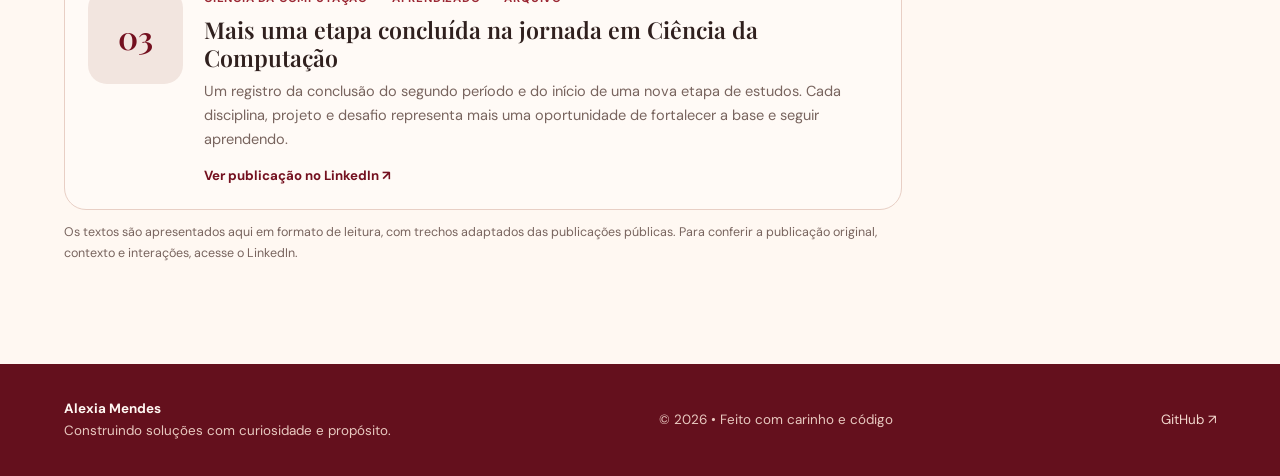
<file: blog.html>
<!doctype html>
<html lang="pt-BR">
<head>
<meta charset="utf-8">
<meta name="viewport" content="width=device-width,initial-scale=1">
<meta name="description" content="Artigos, ideias e aprendizados de Aléxia Mendes sobre desenvolvimento de software, tecnologia, projetos autorais e carreira.">
<meta property="og:title" content="Blog | Aléxia Mendes">
<meta property="og:description" content="Pensamentos, aprendizados e bastidores de quem aprende construindo tecnologia.">
<title>Blog | Aléxia Mendes</title>
<link rel="stylesheet" href="assets/styles.css">
<script defer src="assets/app.js"></script>
<script defer src="https://translate.google.com/translate_a/element.js?cb=googleTranslateElementInit"></script>
<style>
.blog-intro{padding:72px 0 46px}.blog-intro-grid{display:grid;grid-template-columns:1fr auto;gap:30px;align-items:end}.blog-intro h1{font:600 clamp(3rem,6vw,5.2rem)/1.02 'Playfair Display',serif;letter-spacing:-.05em;margin:13px 0;color:var(--ink)}.blog-intro p{max-width:650px;color:var(--muted);font-size:1.08rem;margin:0}.blog-follow{white-space:nowrap}.blog-shell{display:grid;grid-template-columns:minmax(0,1fr) 280px;gap:34px;padding:12px 0 88px}.blog-main{min-width:0}.blog-feature{display:grid;grid-template-columns:.9fr 1.1fr;min-height:330px;background:var(--paper);border:1px solid var(--line);border-radius:28px;overflow:hidden;box-shadow:var(--shadow);margin-bottom:25px}.feature-art{background:linear-gradient(145deg,#ead6d0,#f5e8df 58%,#d9b8a9);display:flex;align-items:center;justify-content:center;position:relative;overflow:hidden;padding:28px}.feature-art:before,.feature-art:after{content:"";position:absolute;border:1px solid #ffffff80;border-radius:50%;width:230px;height:230px}.feature-art:after{width:165px;height:165px}.feature-mark{font:600 5rem 'Playfair Display',serif;color:var(--wine);z-index:1}.feature-copy{padding:34px;display:flex;flex-direction:column;align-items:flex-start;justify-content:center}.eyebrow-blog{font-size:.72rem;letter-spacing:.14em;text-transform:uppercase;color:var(--wine2);font-weight:700}.feature-copy h2{font:600 clamp(1.8rem,3vw,2.5rem)/1.12 'Playfair Display',serif;margin:13px 0}.feature-copy p{color:var(--muted);margin:0}.blog-toolbar{display:flex;justify-content:space-between;align-items:center;gap:16px;margin:35px 0 20px}.blog-toolbar h2{font:600 1.8rem 'Playfair Display',serif;margin:0}.blog-count{font-size:.8rem;color:var(--muted)}.article-list{display:grid;gap:17px}.article-card{display:grid;grid-template-columns:95px 1fr;gap:21px;padding:23px;background:var(--paper);border:1px solid var(--line);border-radius:22px;transition:.2s}.article-card:hover{transform:translateY(-3px);box-shadow:var(--shadow)}.article-icon{width:95px;height:95px;border-radius:19px;background:#f2e5df;color:var(--wine);display:grid;place-items:center;font:600 2rem 'Playfair Display',serif}.article-meta{display:flex;flex-wrap:wrap;gap:9px;align-items:center;color:var(--wine2);font-size:.72rem;font-weight:700;letter-spacing:.07em;text-transform:uppercase}.article-meta span+span:before{content:"•";margin-right:9px;color:#c6a69a}.article-card h3{font:600 1.45rem/1.2 'Playfair Display',serif;margin:8px 0}.article-card p{color:var(--muted);font-size:.91rem;margin:0;max-width:700px}.article-actions{display:flex;flex-wrap:wrap;gap:18px;margin-top:13px}.article-actions a{font-size:.83rem;font-weight:700;color:var(--wine)}.blog-sidebar{display:grid;align-content:start;gap:17px}.side-card{background:var(--paper);border:1px solid var(--line);border-radius:22px;padding:23px}.side-card h3{font:600 1.25rem 'Playfair Display',serif;margin:0 0 10px}.side-card p{font-size:.88rem;color:var(--muted);margin:0 0 14px}.topic-list{display:flex;flex-wrap:wrap;gap:8px}.topic-list span{font-size:.75rem;font-weight:600;color:#78564d;background:#f7eee8;border-radius:99px;padding:7px 10px}.linkedin-box{background:#f2e5df}.linkedin-box .linkedin-mark{width:38px;height:38px;display:grid;place-items:center;border-radius:11px;background:#0a66c2;color:white;font-weight:800;font-size:1.15rem;margin-bottom:14px}.linkedin-box .btn{width:100%;text-align:center}.blog-note{font-size:.78rem;color:var(--muted);margin-top:12px}.blog-empty{padding:25px;border:1px dashed #d9c5bb;border-radius:18px;color:var(--muted);font-size:.88rem}
@media(max-width:850px){.blog-shell{grid-template-columns:1fr}.blog-sidebar{grid-template-columns:repeat(2,minmax(0,1fr))}.blog-feature{min-height:280px}}
@media(max-width:600px){.blog-intro{padding:48px 0 30px}.blog-intro-grid{grid-template-columns:1fr}.blog-follow{justify-self:start}.blog-feature{grid-template-columns:1fr}.feature-art{min-height:150px}.feature-copy{padding:24px}.article-card{grid-template-columns:1fr;gap:13px}.article-icon{width:58px;height:58px;font-size:1.5rem}.blog-sidebar{grid-template-columns:1fr}.blog-toolbar{align-items:flex-end}}
</style>
</head>
<body>
<header class="site-header"><div class="container nav-wrap"><a class="brand" href="index.html"><span class="brand-mark">A❧</span><span>Alexia Mendes</span></a><nav class="nav-links"><a href="index.html">Início</a><a href="projetos.html">Projetos</a><a href="sobre.html">Sobre</a><a href="blog.html">Blog</a><a href="contato.html">Contato</a></nav><div class="nav-tools"><button class="menu-toggle theme-toggle" aria-label="Alternar tema" title="Alternar tema">☾</button><button class="menu-toggle mobile-menu" aria-label="Abrir menu" aria-expanded="false">☰</button></div></div></header>
<main>
<section class="blog-intro"><div class="container blog-intro-grid"><div><span class="kicker">Caderno aberto · ideias em construção</span><h1>Aprender. Construir.<br>Compartilhar.</h1><p>Um espaço para registrar o que estou descobrindo sobre tecnologia, desenvolvimento de software e a construção de projetos que resolvem problemas reais.</p></div><a class="btn blog-follow" href="https://www.linkedin.com/in/alexiaamendes/" target="_blank" rel="noopener noreferrer">Acompanhe no LinkedIn ↗</a></div></section>
<section class="container blog-shell">
<div class="blog-main">
<article class="blog-feature"><div class="feature-art" aria-hidden="true"><span class="feature-mark">{ }</span></div><div class="feature-copy"><span class="eyebrow-blog">Em destaque · Projeto autoral</span><h2>Construir software começa por entender pessoas e problemas.</h2><p>O que o desenvolvimento do Instrua tem me ensinado sobre transformar desafios reais em decisões de produto, regras de negócio e arquitetura.</p><a class="text-link" href="https://www.linkedin.com/in/alexiaamendes/" target="_blank" rel="noopener noreferrer">Ler minhas publicações no LinkedIn ↗</a></div></article>
<div class="blog-toolbar"><h2>Publicações recentes</h2><span class="blog-count">Seleção do LinkedIn</span></div>
<div class="article-list">
<article class="article-card"><div class="article-icon" aria-hidden="true">01</div><div><div class="article-meta"><span>Instrua</span><span>Backend</span><span>Publicação recente</span></div><h3>Building software around real-world problems</h3><p>Trabalhar no Instrua, um projeto independente em desenvolvimento, tem me ajudado a conectar os estudos de Ciência da Computação com desafios operacionais reais. A ideia é reunir gestão de agendamentos, confirmações, instruções personalizadas e comunicação em uma única plataforma. Nesse processo, venho explorando Java, Spring Boot, APIs REST e PostgreSQL — e aprendendo que desenvolver software vai muito além de escrever código.</p><div class="article-actions"><a href="https://www.linkedin.com/in/alexiaamendes/" target="_blank" rel="noopener noreferrer">Ver publicação no LinkedIn ↗</a><a href="projetos.html">Conhecer meus projetos →</a></div></div></article>
<article class="article-card"><div class="article-icon" aria-hidden="true">02</div><div><div class="article-meta"><span>Desenvolvimento</span><span>Build in public</span><span>Publicação recente</span></div><h3>Transformando uma ideia em um projeto real: conheça o Instrua!</h3><p>Desenvolver software é entender problemas, pensar em soluções e transformar ideias em sistemas que façam sentido para quem vai utilizá-los. Compartilho um pouco da construção do Instrua e dos conhecimentos que venho aprofundando: Java, Spring Boot, APIs REST, modelagem de dados, PostgreSQL, arquitetura e segurança.</p><div class="article-actions"><a href="https://www.linkedin.com/in/alexiaamendes/" target="_blank" rel="noopener noreferrer">Ver publicação no LinkedIn ↗</a><a href="demos.html">Explorar demonstrações →</a></div></div></article>
<article class="article-card"><div class="article-icon" aria-hidden="true">03</div><div><div class="article-meta"><span>Ciência da Computação</span><span>Aprendizado</span><span>Arquivo</span></div><h3>Mais uma etapa concluída na jornada em Ciência da Computação</h3><p>Um registro da conclusão do segundo período e do início de uma nova etapa de estudos. Cada disciplina, projeto e desafio representa mais uma oportunidade de fortalecer a base e seguir aprendendo.</p><div class="article-actions"><a href="https://www.linkedin.com/in/alexiaamendes/" target="_blank" rel="noopener noreferrer">Ver publicação no LinkedIn ↗</a></div></div></article>
</div>
<p class="blog-note">Os textos são apresentados aqui em formato de leitura, com trechos adaptados das publicações públicas. Para conferir a publicação original, contexto e interações, acesse o LinkedIn.</p>
</div>
<aside class="blog-sidebar">
<div class="side-card linkedin-box"><div class="linkedin-mark">in</div><h3>Vamos continuar a conversa?</h3><p>No LinkedIn compartilho atualizações dos projetos, aprendizados, decisões técnicas e etapas da minha jornada profissional.</p><a class="btn" href="https://www.linkedin.com/in/alexiaamendes/" target="_blank" rel="noopener noreferrer">Visitar meu LinkedIn ↗</a></div>
<div class="side-card"><h3>Temas por aqui</h3><p>Assuntos que aparecem nos meus estudos e projetos.</p><div class="topic-list"><span>Java</span><span>Spring Boot</span><span>Backend</span><span>APIs REST</span><span>Banco de dados</span><span>UX</span><span>Projetos autorais</span><span>Carreira em tecnologia</span></div></div>
<div class="side-card"><h3>Sobre este espaço</h3><p>Um diário público de aprendizado: ideias, experimentos, decisões e coisas que descubro enquanto construo software.</p><a class="text-link" href="sobre.html">Um pouco sobre mim →</a></div>
</aside>
</section>
</main>
<footer class="footer"><div class="container footer-inner"><div><strong>Alexia Mendes</strong><p>Construindo soluções com curiosidade e propósito.</p></div><p>© 2026 • Feito com carinho e código</p><a href="https://github.com/alexia-dev" target="_blank" rel="noopener">GitHub ↗</a></div></footer>
</body>
</html>
</file>
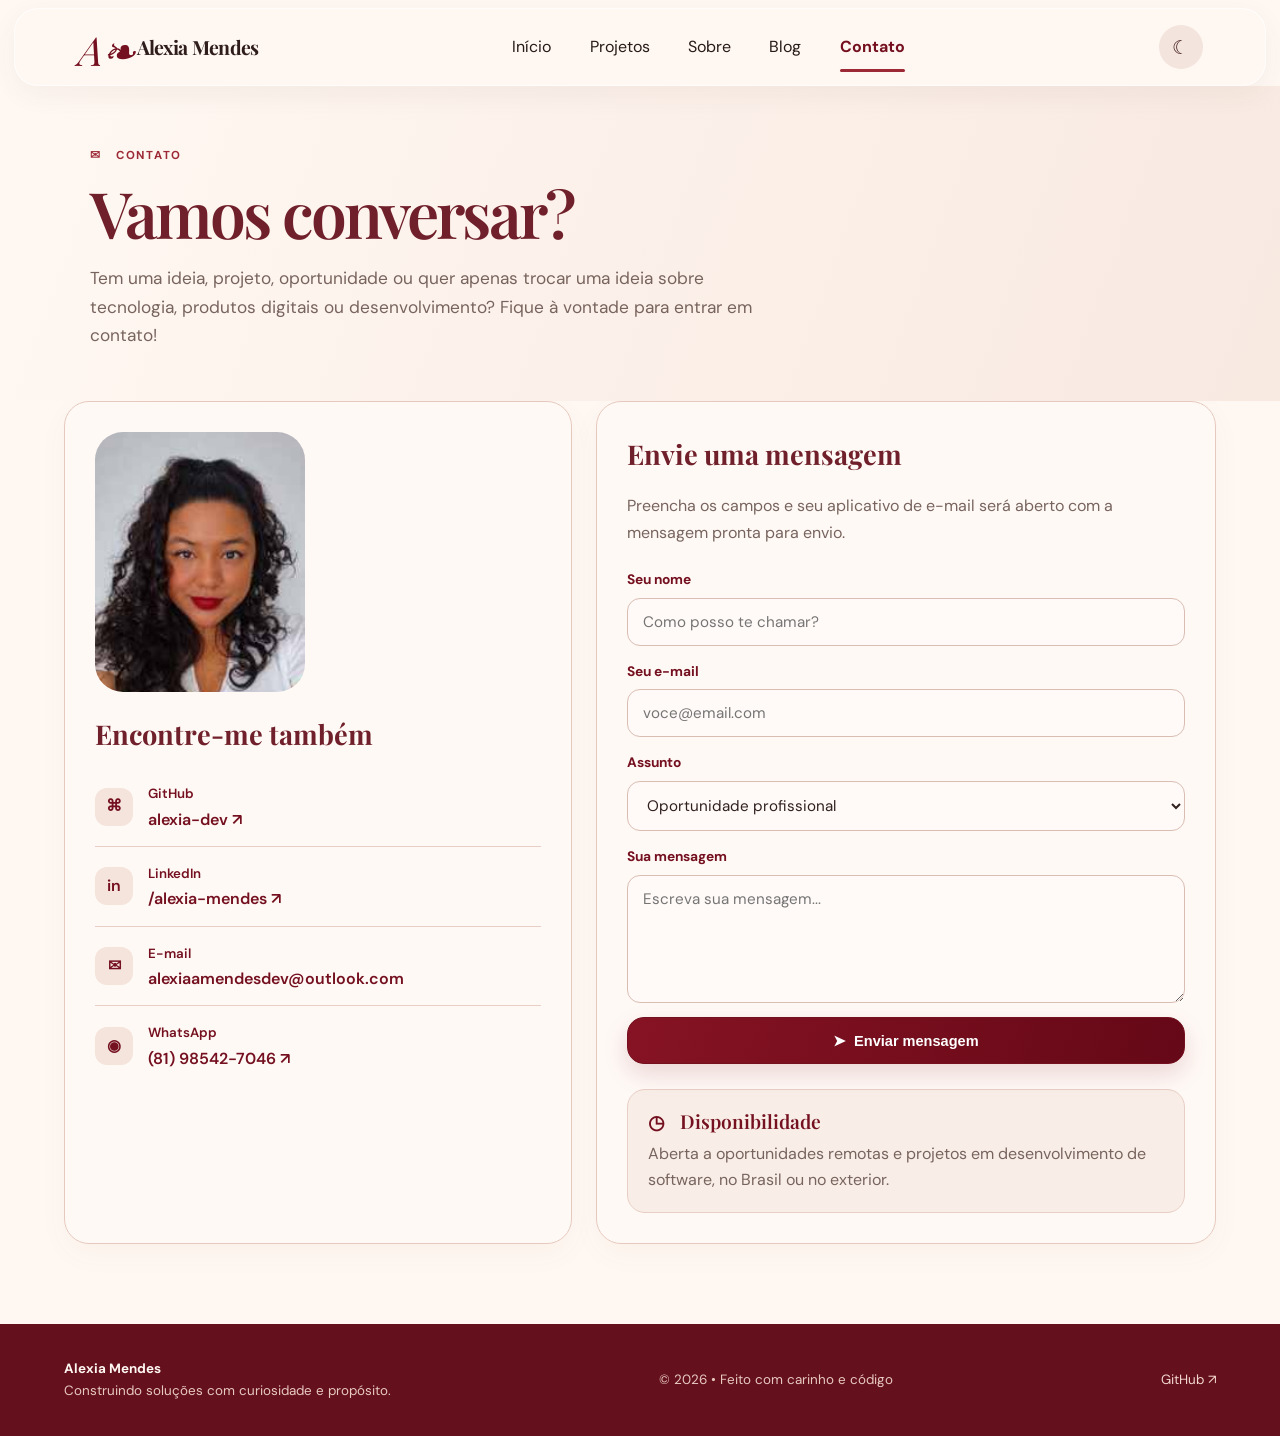
<file: contato.html>
<!doctype html><html lang="pt-BR"><head><meta charset="utf-8"><meta name="viewport" content="width=device-width,initial-scale=1"><meta name="description" content="Entre em contato com Alexia Mendes para oportunidades, projetos e parcerias em tecnologia."><meta name="theme-color" content="#fff8f2"><title>Contato | Alexia Mendes</title><link rel="stylesheet" href="assets/styles.css"><script defer src="assets/app.js"></script><link rel="preconnect" href="https://fonts.googleapis.com"><link rel="preconnect" href="https://fonts.gstatic.com" crossorigin><link href="https://fonts.googleapis.com/css2?family=DM+Sans:wght@400;500;600;700&family=Playfair+Display:wght@500;600;700&display=swap" rel="stylesheet"></head><body><header class="site-header"><div class="container nav-wrap"><a class="brand" href="index.html"><span class="brand-mark">A❧</span><span>Alexia Mendes</span></a><nav class="nav-links"><a href="index.html">Início</a><a href="projetos.html">Projetos</a><a href="sobre.html">Sobre</a><a href="blog.html">Blog</a><a href="contato.html">Contato</a></nav><div class="nav-tools"><button class="menu-toggle theme-toggle" aria-label="Alternar tema" title="Alternar tema">☾</button><button class="menu-toggle mobile-menu" aria-label="Abrir menu" aria-expanded="false">☰</button></div></div></header><main><section class="page-top"><div class="container page-heading"><span class="kicker">✉ &nbsp; Contato</span><h1>Vamos conversar?</h1><p>Tem uma ideia, projeto, oportunidade ou quer apenas trocar uma ideia sobre tecnologia, produtos digitais ou desenvolvimento? Fique à vontade para entrar em contato!</p></div></section><section class="container contact-grid"><article class="contact-panel"><img src="assets/alexia-profile.jpg" alt="Alexia Mendes" style="width:210px;height:260px;object-fit:cover;object-position:center 20%;border-radius:28px;margin-bottom:20px"><h2>Encontre-me também</h2><div class="contact-item"><span>⌘</span><div><small>GitHub</small><br><a href="https://github.com/alexia-dev" target="_blank">alexia-dev ↗</a></div></div><div class="contact-item"><span>in</span><div><small>LinkedIn</small><br><a href="https://www.linkedin.com/in/alexiamendes/" target="_blank">/alexia-mendes ↗</a></div></div><div class="contact-item"><span>✉</span><div><small>E-mail</small><br><a href="mailto:alexiaamendesdev@outlook.com">alexiaamendesdev@outlook.com</a></div></div><div class="contact-item"><span>◉</span><div><small>WhatsApp</small><br><a href="https://wa.me/5581985427046" target="_blank">(81) 98542-7046 ↗</a></div></div></article><article class="contact-panel"><h2>Envie uma mensagem</h2><p>Preencha os campos e seu aplicativo de e-mail será aberto com a mensagem pronta para envio.</p><form id="contact-form" class="contact-form"><label>Seu nome<input name="name" required placeholder="Como posso te chamar?"></label><label>Seu e-mail<input name="email" type="email" required placeholder="voce@email.com"></label><label>Assunto<select name="subject"><option>Oportunidade profissional</option><option>Projeto / parceria</option><option>Desenvolvimento de software</option><option>Outro assunto</option></select></label><label>Sua mensagem<textarea name="message" rows="5" required placeholder="Escreva sua mensagem..."></textarea></label><button class="btn" type="submit">➤ &nbsp;Enviar mensagem</button></form><div class="availability"><h3>◷ &nbsp; Disponibilidade</h3><p>Aberta a oportunidades remotas e projetos em desenvolvimento de software, no Brasil ou no exterior.</p></div></article></section></main><footer class="footer"><div class="container footer-inner"><div><strong>Alexia Mendes</strong><p>Construindo soluções com curiosidade e propósito.</p></div><p>© 2026 • Feito com carinho e código</p><a href="https://github.com/alexia-dev" target="_blank" rel="noopener">GitHub ↗</a></div></footer></body></html>
</file>
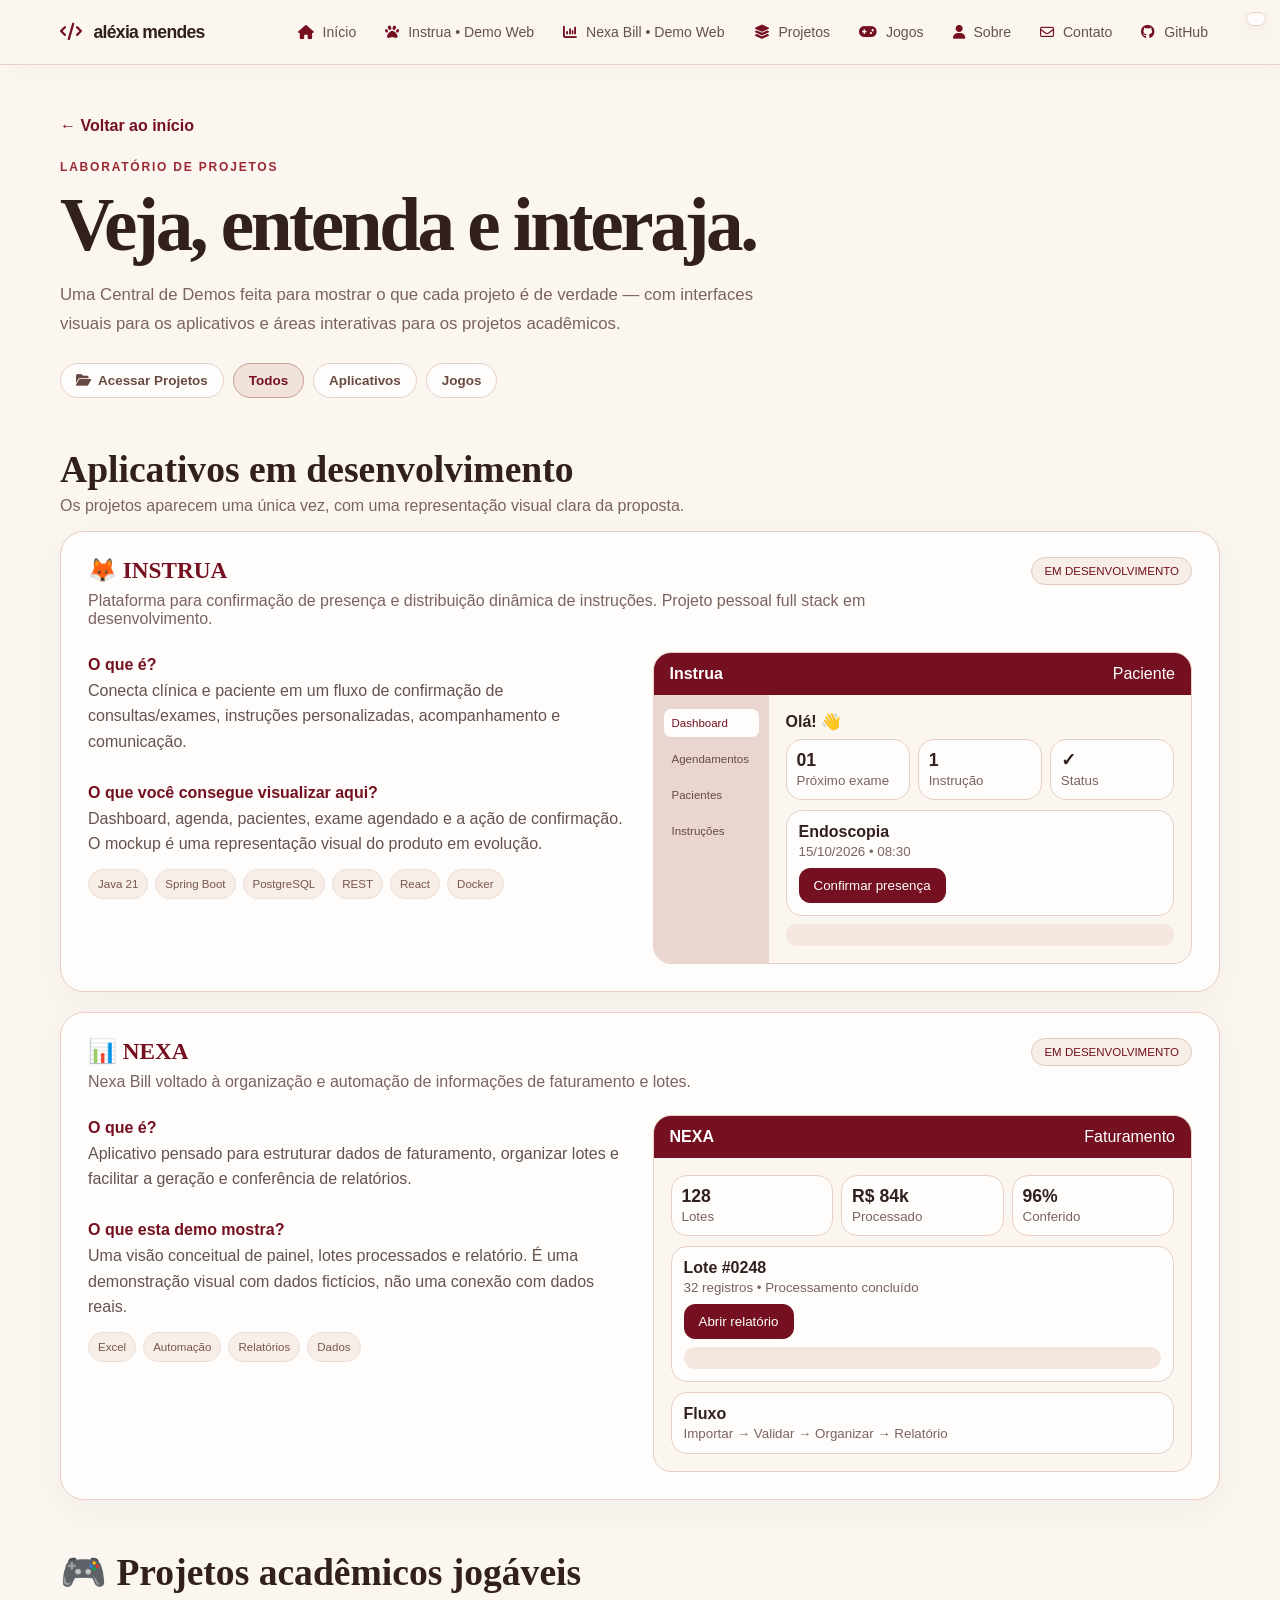
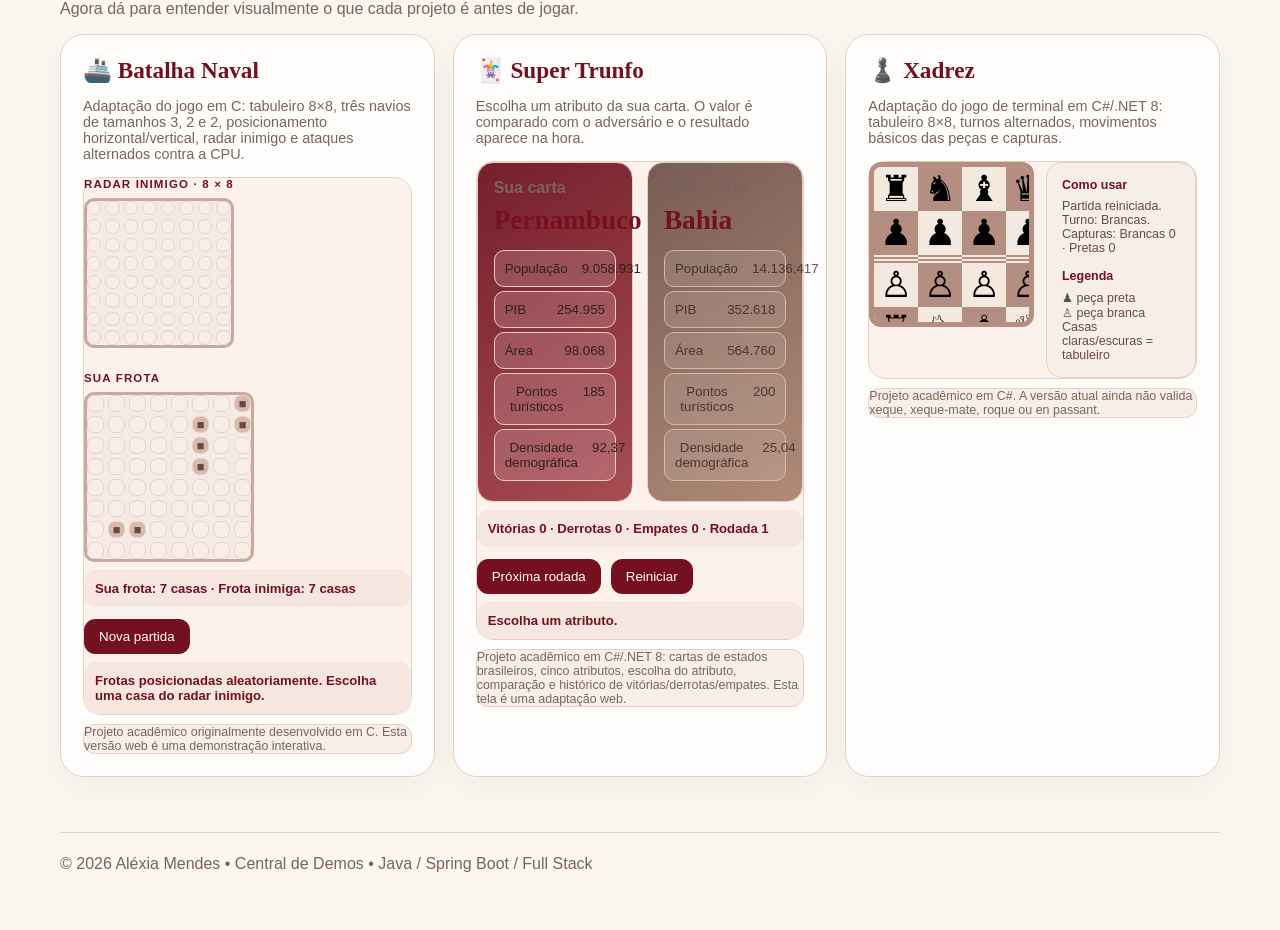
<file: demos.html>
<!DOCTYPE html>
<html lang="pt-BR">
<head>
<meta charset="UTF-8">
<meta name="viewport" content="width=device-width, initial-scale=1.0">
<title>Central de Demos | Aléxia Mendes</title>
<link rel="stylesheet" href="https://cdnjs.cloudflare.com/ajax/libs/font-awesome/6.4.0/css/all.min.css">
<style>
:root{--bg:#08060d;--panel:#14101d;--panel2:#1b1425;--pink:#ff4fc4;--violet:#9b5cff;--blue:#5c8dff;--text:#faf5ff;--muted:#c7bbd2;--line:rgba(255,255,255,.12);--ok:#62e6a6;--danger:#ff5577}
*{box-sizing:border-box}html{scroll-behavior:smooth}body{margin:0;background:radial-gradient(circle at 80% 0,#29104a 0,#0b0711 35%,#06050a 100%);color:var(--text);font-family:Inter,system-ui,-apple-system,Segoe UI,sans-serif}a{color:inherit;text-decoration:none}.layout{min-height:100vh;display:grid;grid-template-columns:250px 1fr}.side{position:sticky;top:0;height:100vh;padding:28px 18px;border-right:1px solid var(--line);background:rgba(8,5,14,.88);backdrop-filter:blur(18px)}.brand{font-weight:800;font-size:1.15rem;margin-bottom:28px}.brand i{color:var(--pink);margin-right:8px}.side small{color:#8f829d;letter-spacing:.12em}.nav{margin-top:12px;display:grid;gap:6px}.nav a{padding:11px 12px;border-radius:11px;color:#d9d0e1}.nav a:hover{background:rgba(255,79,196,.1);color:#fff}.main{padding:34px;max-width:1250px;width:100%;margin:auto}.back{color:#cbbbd8}.hero{margin:30px 0 24px}.eyebrow{color:#ff8fdc;font-size:.78rem;font-weight:800;letter-spacing:.14em;text-transform:uppercase}.hero h1{font-size:clamp(2.2rem,5vw,4rem);line-height:1.02;margin:8px 0}.hero p{max-width:760px;color:var(--muted);font-size:1.05rem}.filters{display:flex;gap:8px;flex-wrap:wrap;margin:22px 0}.filter{border:1px solid var(--line);background:rgba(255,255,255,.045);color:#eee7f3;border-radius:999px;padding:9px 14px;cursor:pointer}.filter.active,.filter:hover{border-color:rgba(255,79,196,.55);background:rgba(255,79,196,.1)}.section{margin:46px 0}.section h2{font-size:1.65rem;margin-bottom:6px}.section>p{color:var(--muted);margin-top:0}.projects{display:grid;gap:22px}.project{background:linear-gradient(145deg,rgba(255,255,255,.055),rgba(255,255,255,.025));border:1px solid var(--line);border-radius:24px;overflow:hidden}.project-head{padding:22px 24px 10px;display:flex;justify-content:space-between;gap:18px}.project-head h3{margin:0;font-size:1.45rem}.project-head p{color:var(--muted);margin:8px 0 0;max-width:850px}.badge{white-space:nowrap;height:max-content;padding:6px 10px;border-radius:999px;font-size:.72rem;border:1px solid rgba(255,79,196,.3);color:#ff9add;background:rgba(255,79,196,.08)}.badge.ok{color:#9af1c4;border-color:rgba(98,230,166,.3);background:rgba(98,230,166,.07)}.project-body{display:grid;grid-template-columns:1fr 1fr;gap:18px;padding:14px 24px 24px}.info{color:#d8cede;line-height:1.6}.info strong{color:#fff}.stack{display:flex;gap:7px;flex-wrap:wrap;margin-top:12px}.tag{font-size:.72rem;padding:5px 9px;border-radius:999px;background:rgba(255,255,255,.055);border:1px solid var(--line);color:#d8cde2}.mock{border:1px solid rgba(255,255,255,.12);border-radius:18px;background:#f8f2fb;color:#30153d;overflow:hidden;box-shadow:0 18px 40px rgba(0,0,0,.22)}.mockbar{background:linear-gradient(90deg,#7623a3,#c52a82);color:#fff;padding:12px 16px;display:flex;justify-content:space-between}.mockbody{display:grid;grid-template-columns:115px 1fr;min-height:245px}.mnav{background:#54207a;color:#fff;padding:14px 10px;display:grid;align-content:start;gap:8px;font-size:.72rem}.mnav span{padding:8px;border-radius:7px}.mnav .on{background:rgba(255,255,255,.16)}.mcontent{padding:17px}.mcontent h4{margin:0 0 8px}.mcard{background:#fff;border:1px solid #e2d1e9;border-radius:11px;padding:12px;margin-top:10px}.mcard small{display:block;color:#755d80;margin-top:3px}.mstats{display:grid;grid-template-columns:repeat(3,1fr);gap:8px}.mstats div{background:#fff;border:1px solid #e2d1e9;border-radius:10px;padding:10px}.mstats b{display:block;font-size:1.1rem}.mockbtn{border:0;background:linear-gradient(90deg,#ff4fc4,#9b5cff);color:#fff;border-radius:8px;padding:8px 11px;cursor:pointer;margin-top:9px}.games{display:grid;grid-template-columns:repeat(3,1fr);gap:18px}.game{background:rgba(255,255,255,.04);border:1px solid var(--line);border-radius:20px;padding:18px}.game h3{margin:0 0 5px}.game>p{color:var(--muted);font-size:.9rem;min-height:45px}.gamebox{margin-top:14px}.notice{font-size:.78rem;color:#bfb0cb;margin-top:9px}.board{display:grid;grid-template-columns:repeat(6,1fr);aspect-ratio:1;background:#1d1230;border:3px solid #6d3990;border-radius:10px;overflow:hidden}.cell{border:1px solid rgba(255,255,255,.12);background:#302044;color:#fff;display:grid;place-items:center;cursor:pointer;font-size:.8rem}.cell:hover{background:#49305d}.cell.hit{background:var(--danger)}.cell.miss{background:#4c83d9}.cell.ship{background:linear-gradient(135deg,#d78bd0,#8d62c7)}.controls{display:flex;gap:8px;margin-top:10px;flex-wrap:wrap}.btn{border:1px solid rgba(255,79,196,.35);background:linear-gradient(90deg,rgba(255,79,196,.2),rgba(155,92,255,.2));color:#fff;border-radius:9px;padding:8px 11px;cursor:pointer}.btn.secondary{background:transparent;border-color:var(--line)}.result{min-height:20px;margin-top:8px;color:#ffaddf;font-size:.82rem}.cards{display:grid;grid-template-columns:1fr 1fr;gap:8px}.tcard{border-radius:14px;padding:15px;color:#fff;min-height:215px;background:linear-gradient(145deg,#76249c,#ff4fc4);box-shadow:0 12px 25px rgba(0,0,0,.2)}.tcard.enemy{background:linear-gradient(145deg,#24203e,#477bd1)}.tcard h4{margin:0 0 10px}.statbtn{width:100%;display:flex;justify-content:space-between;margin:6px 0;border:0;border-radius:7px;padding:7px 9px;background:rgba(255,255,255,.14);color:#fff;cursor:pointer}.statbtn:hover{background:rgba(255,255,255,.25)}.vs{text-align:center;font-weight:800;color:#ff83d4;margin:8px 0}.chesswrap{display:grid;grid-template-columns:1fr 150px;gap:12px}.chess{display:grid;grid-template-columns:repeat(8,1fr);aspect-ratio:1;border:4px solid #4c2b5b;border-radius:8px;overflow:hidden}.sq{display:grid;place-items:center;font-size:clamp(1rem,3vw,1.65rem);cursor:pointer}.light{background:#eddcf2}.dark{background:#936ca7}.sq.sel{outline:3px solid #ff4fc4;outline-offset:-3px}.chessinfo{background:rgba(255,255,255,.045);border:1px solid var(--line);border-radius:10px;padding:11px;font-size:.78rem;color:#cfc2d8}.chessinfo b{display:block;color:#fff;margin-bottom:7px}.hidden{display:none!important}@media(max-width:950px){.layout{grid-template-columns:1fr}.side{position:relative;height:auto}.main{padding:22px 16px}.project-body{grid-template-columns:1fr}.games{grid-template-columns:1fr 1fr}}@media(max-width:620px){.project-head{display:block}.badge{display:inline-block;margin-top:10px}.games{grid-template-columns:1fr}.mockbody{grid-template-columns:85px 1fr}.mstats{grid-template-columns:1fr}.chesswrap{grid-template-columns:1fr}}
</style>
<style id="portfolio-demo-theme">
:root{--wine:#741f2b;--wine2:#9d3b43;--ink:#352522;--paper:#fffdfb;--cream:#fbf6f0;--bg:#fbf6f0;--panel:#fffdfb;--panel2:#f5ebe4;--pink:#741f2b;--violet:#9d3b43;--blue:#c49a70;--text:#352522;--muted:#806e68;--line:#eaded6;--ok:#567b60;--danger:#a33a42}
html,body{background:var(--bg)!important;color:var(--text)!important;font-family:'DM Sans',sans-serif!important}.layout{display:block!important;min-height:100vh}
.side{position:sticky!important;top:0!important;height:auto!important;z-index:100;padding:15px max(4%,calc((100% - 1160px)/2))!important;border:0!important;border-bottom:1px solid var(--line)!important;background:rgba(251,246,240,.94)!important;backdrop-filter:blur(16px)!important;display:flex;align-items:center;justify-content:space-between;gap:20px}
.brand{font-family:'DM Sans',sans-serif!important;color:var(--ink)!important;margin:0!important;font-size:1.1rem!important;letter-spacing:-.04em}.brand i{color:var(--wine)!important}.side small{display:none!important}
.nav{display:flex!important;align-items:center;gap:5px!important;margin:0!important;flex-wrap:wrap}.nav a{padding:9px 12px!important;border-radius:12px!important;color:#65524c!important;font-size:.88rem}.nav a:hover{background:#f1e3dc!important;color:var(--wine)!important}.nav a i{color:var(--wine)!important;margin-right:5px}
.main{max-width:1160px!important;padding:52px 0 35px!important;width:92%!important;margin:auto!important}.back{color:var(--wine)!important;font-weight:600}
.hero{margin:25px 0 35px!important;padding:0!important}.eyebrow{color:var(--wine2)!important;font-size:.75rem!important;letter-spacing:.15em!important}.hero h1{font-family:'Playfair Display',serif!important;font-weight:600!important;font-size:clamp(2.8rem,6vw,4.7rem)!important;letter-spacing:-.045em!important;color:var(--ink)!important;margin:12px 0!important}.hero p{color:var(--muted)!important;max-width:740px!important;line-height:1.7}
.filters{gap:9px!important;margin:25px 0!important}.filter{border:1px solid var(--line)!important;background:var(--paper)!important;color:#684a42!important;border-radius:99px!important;padding:9px 15px!important;font:600 .84rem 'DM Sans',sans-serif!important}.filter.active,.filter:hover{border-color:#c99e92!important;background:#f1e3dc!important;color:var(--wine)!important}
.section{margin:50px 0!important}.section h2{font-family:'Playfair Display',serif!important;font-size:clamp(1.7rem,3vw,2.35rem)!important;color:var(--ink)!important;margin:0 0 6px!important}.section>p{color:var(--muted)!important}
.projects{gap:20px!important}.project,.game{background:var(--paper)!important;border:1px solid var(--line)!important;border-radius:24px!important;box-shadow:0 10px 35px rgba(83,43,37,.045)!important}.project-head{padding:25px 27px 10px!important}.project-head h3,.game h3{font-family:'Playfair Display',serif!important;color:var(--wine)!important;font-size:1.45rem!important}.project-head p,.game>p{color:var(--muted)!important}.badge{border:1px solid #e2c9bf!important;color:var(--wine)!important;background:#f7eee8!important}.badge.ok{color:#567b60!important;border-color:#c9ddc9!important;background:#edf5ec!important}.project-body{padding:14px 27px 27px!important;gap:25px!important}.info{color:#65524c!important}.info strong{color:var(--wine)!important}.tag{background:#f7eee8!important;border:1px solid #eaded6!important;color:#78564d!important}
.mock{background:#fbf6f0!important;border:1px solid var(--line)!important;color:var(--ink)!important;box-shadow:none!important}.mockbar{background:var(--wine)!important;color:white!important}.mnav{background:#ead6d0!important;color:#684a42!important}.mnav .on{background:#fffdfb!important;color:var(--wine)!important}.mcontent h4{color:var(--ink)!important}.mcard,.mstats div{background:#fffdfb!important;border:1px solid var(--line)!important;color:var(--ink)!important}.mcard small,.mstats small{color:var(--muted)!important}.mockbtn{background:var(--wine)!important;color:white!important;border-radius:10px!important}
.games{gap:18px!important}.game{padding:22px!important}.board{background:#f5ebe4!important;border:3px solid #c9a99d!important}.cell{background:#f8eee7!important;border:1px solid #e4d4cb!important;color:var(--wine)!important}.cell:hover{background:#ead6d0!important}.cell.hit{background:#a33a42!important;color:white!important}.cell.miss{background:#d7e5e7!important;color:#476c73!important}.cell.ship{background:#d9b8ad!important;color:#684a42!important}
.btn,.mockbtn{border:1px solid var(--wine)!important;background:var(--wine)!important;color:#fff!important;border-radius:11px!important;padding:9px 14px!important}.btn:hover,.mockbtn:hover{background:#5e1722!important}.btn.secondary{background:transparent!important;color:var(--wine)!important;border-color:var(--line)!important}.result{color:var(--wine)!important;font-weight:600}.notice{color:var(--muted)!important}.tcard{background:linear-gradient(145deg,#741f2b,#a94c53)!important;box-shadow:none!important}.tcard.enemy{background:linear-gradient(145deg,#785c54,#b18a77)!important}.vs{color:var(--wine)!important}.statbtn{background:rgba(255,255,255,.16)!important}.chess{border-color:#b78d80!important}.light{background:#f4e9df!important}.dark{background:#b58e82!important}.sq.sel{outline-color:var(--wine)!important}.chessinfo{background:#f7eee8!important;border:1px solid var(--line)!important;color:#684a42!important}.chessinfo b{color:var(--wine)!important}
footer{border-color:var(--line)!important;color:var(--muted)!important}#google_translate_element{background:#fffdfb!important;border:1px solid var(--line)!important;border-radius:12px!important;padding:6px 9px!important;box-shadow:0 6px 20px rgba(83,43,37,.08)!important}.goog-te-gadget{font-family:'DM Sans',sans-serif!important;color:var(--muted)!important;font-size:0!important}.goog-te-gadget .goog-te-combo{font:600 .78rem 'DM Sans',sans-serif!important;color:var(--wine)!important;background:#fffdfb!important;border:1px solid var(--line)!important;border-radius:9px!important;padding:7px!important;margin:0!important;max-width:135px}.goog-logo-link,.goog-te-gadget span{display:none!important}body{top:0!important}.goog-te-banner-frame,.skiptranslate iframe{display:none!important}
@media(max-width:950px){.side{align-items:flex-start!important;flex-direction:column!important;gap:10px!important;padding:13px 4%!important}.nav{gap:3px!important}.main{padding-top:35px!important}.project-body{grid-template-columns:1fr!important}}
@media(max-width:620px){.side{position:relative!important}.nav{display:grid!important;grid-template-columns:repeat(2,minmax(0,1fr))!important;width:100%}.nav a{font-size:.82rem!important;padding:8px!important}.main{padding-top:25px!important}.project-head{display:block!important}.badge{display:inline-block!important;margin-top:10px!important}.games{grid-template-columns:1fr!important}.mockbody{grid-template-columns:85px 1fr!important}.mstats{grid-template-columns:1fr!important}.chesswrap{grid-template-columns:1fr!important}.hero h1{font-size:2.85rem!important}}
</style><style id="demo-polish">
:root{--wine:#74101f;--wine2:#9b2935;--cream:#fff8f2;--ink:#31201e;--muted:#7b635e;--line:#e8cfc5}
body{background:linear-gradient(145deg,#fff8f2,#f7e8e0);color:var(--ink)}
.layout{grid-template-columns:245px 1fr}.side{background:rgba(255,250,246,.9);border-right:1px solid var(--line);box-shadow:8px 0 28px rgba(80,30,30,.04)}.brand{color:var(--wine)}.brand i{color:var(--wine2)}.side small{color:var(--muted)}.nav a{color:#5b4642}.nav a:hover{background:#f4e4dc;color:var(--wine)}
.main{max-width:1450px;padding:42px}.back{color:var(--wine)}.eyebrow{color:var(--wine2)}.hero h1{font:600 clamp(2.6rem,5vw,4.2rem)/1.04 'Playfair Display',serif;color:#6e1b28}.hero p{color:var(--muted)}
.filter{border:1px solid var(--line);background:#fffaf6;color:#624c46}.filter.active,.filter:hover{background:#f3dfd7;border-color:#d2aaa0;color:var(--wine)}
.section h2{font:600 1.8rem 'Playfair Display',serif;color:#70202a}.project,.game{background:#fffaf6;border:1px solid var(--line);border-radius:24px;box-shadow:0 14px 35px rgba(85,38,36,.06)}.project-head h3,.game h3{color:var(--wine)}.project-head p,.game p{color:var(--muted)}.badge{background:#f4e1d9;color:var(--wine);border-radius:99px;padding:7px 12px}.mock,.gamebox{background:#fcf2eb;border:1px solid var(--line);border-radius:18px}.mockbar{background:#74101f}.mnav span.on{background:#f1ddd5;color:#74101f}.mstats>div,.mcard,.tcard{background:#fffaf6;border:1px solid var(--line);border-radius:16px;color:var(--ink)}.mstats small,.mcard small{color:var(--muted)}.mockbtn,.btn{background:#74101f;color:white;border:0;border-radius:12px}.result{color:var(--wine);background:#f5e7e0;padding:11px;border-radius:12px}.notice{color:var(--muted);background:#f8eee8;border:1px solid var(--line);border-radius:12px}
.board{display:grid;grid-template-columns:repeat(8,minmax(0,1fr));gap:4px;max-width:400px}.cell{aspect-ratio:1;border:1px solid #d8bdb3;border-radius:7px;background:#f8eee8;color:#4c302f;cursor:pointer;font-weight:700}.cell.ship{background:#e2c7b5}.cell.hit{background:#74101f;color:white}.cell.miss{background:#d9edf0;color:#276878}.cell:disabled{cursor:default;opacity:.9}.naval-layout{display:flex;gap:24px;flex-wrap:wrap}.board-label{display:block;color:var(--wine);font-weight:800;font-size:.72rem;letter-spacing:.1em;margin:0 0 8px}.own-board .cell{display:grid;place-items:center;pointer-events:none}.statbtn{background:#fffaf6;color:var(--ink);border:1px solid var(--line);border-radius:10px;padding:10px;margin:4px 0;display:flex;justify-content:space-between;gap:14px;width:100%;cursor:pointer}.statbtn:disabled{opacity:.75;cursor:default}.tcard{padding:16px}.tcard b{font:600 1.7rem 'Playfair Display',serif;color:var(--wine);display:block;margin:8px 0 14px}.tcard h4{color:var(--muted);margin:0}.cards{display:grid;grid-template-columns:repeat(2,minmax(0,1fr));gap:14px}.vs{display:none}.chess{display:grid;grid-template-columns:repeat(8,1fr);width:min(100%,440px);aspect-ratio:1;border:5px solid #6e3e3c;border-radius:12px;overflow:hidden}.sq{border:0;font-size:clamp(1.15rem,3vw,2.25rem);cursor:pointer}.sq.light{background:#f6e8dd}.sq.dark{background:#b98177}.sq.sel{outline:3px solid #74101f;outline-offset:-4px;background:#e9b9a9}.chessinfo{background:#fffaf6;border:1px solid var(--line);border-radius:16px;padding:15px;color:var(--muted)}.gamebox .controls{display:flex;gap:10px;flex-wrap:wrap;margin-top:12px}.btn.secondary{background:#fffaf6;color:var(--wine);border:1px solid var(--wine)}
@media(max-width:850px){.layout{grid-template-columns:1fr}.side{height:auto;position:relative;padding:15px}.nav{display:flex;flex-wrap:wrap}.main{padding:24px}.project-body{grid-template-columns:1fr}.games{grid-template-columns:1fr!important}}
@media(max-width:560px){.cards{grid-template-columns:1fr}.main{padding:16px}.nav a{font-size:.84rem;padding:8px}}
</style></head>
<body>
<div class="layout">
<aside class="side">
<a class="brand" href="index.html"><i class="fa-solid fa-code"></i> aléxia mendes</a>

<nav class="nav">
<a href="index.html"><i class="fa-solid fa-house"></i> Início</a><a href="projetos.html#instrua-demo"><i class="fa-solid fa-paw"></i> Instrua • Demo Web</a><a href="nexa-bill-demo.html"><i class="fa-solid fa-chart-column"></i> Nexa Bill • Demo Web</a>
<a href="projetos.html"><i class="fa-solid fa-layer-group"></i> Projetos</a>
<a href="#jogos"><i class="fa-solid fa-gamepad"></i> Jogos</a>
<a href="sobre.html"><i class="fa-solid fa-user"></i> Sobre</a><a href="contato.html"><i class="fa-regular fa-envelope"></i> Contato</a><a href="https://github.com/alexia-dev" target="_blank" rel="noopener"><i class="fa-brands fa-github"></i> GitHub</a>
</nav>
</aside>
<main class="main">
<a class="back" href="index.html">← Voltar ao início</a>
<header class="hero">
<div class="eyebrow">LABORATÓRIO DE PROJETOS</div>
<h1>Veja, entenda e interaja.</h1>
<p>Uma Central de Demos feita para mostrar o que cada projeto é de verdade — com interfaces visuais para os aplicativos e áreas interativas para os projetos acadêmicos.</p>
<div class="filters"><a class="filter" href="#projetos" style="display:inline-flex;align-items:center;gap:7px;background:linear-gradient(90deg,rgba(255,79,196,.22),rgba(155,92,255,.22));border-color:rgba(255,79,196,.55);font-weight:700"><i class="fa-solid fa-folder-open"></i> Acessar Projetos</a><button class="filter active" data-filter="all">Todos</button><button class="filter" data-filter="apps">Aplicativos</button><button class="filter" data-filter="games">Jogos</button></div>
</header>
<section id="projetos" class="section" data-type="apps">
<h2>Aplicativos em desenvolvimento</h2><p>Os projetos aparecem uma única vez, com uma representação visual clara da proposta.</p>
<div class="projects">
<article class="project item-app">
<div class="project-head"><div><h3>🦊 INSTRUA</h3><p>Plataforma para confirmação de presença e distribuição dinâmica de instruções. Projeto pessoal full stack em desenvolvimento.</p></div><span class="badge">EM DESENVOLVIMENTO</span></div>
<div class="project-body"><div class="info"><strong>O que é?</strong><br>Conecta clínica e paciente em um fluxo de confirmação de consultas/exames, instruções personalizadas, acompanhamento e comunicação.<br><br><strong>O que você consegue visualizar aqui?</strong><br>Dashboard, agenda, pacientes, exame agendado e a ação de confirmação. O mockup é uma representação visual do produto em evolução.<div class="stack"><span class="tag">Java 21</span><span class="tag">Spring Boot</span><span class="tag">PostgreSQL</span><span class="tag">REST</span><span class="tag">React</span><span class="tag">Docker</span></div></div>
<div class="mock"><div class="mockbar"><b>Instrua</b><span>Paciente</span></div><div class="mockbody"><div class="mnav"><span class="on">Dashboard</span><span>Agendamentos</span><span>Pacientes</span><span>Instruções</span></div><div class="mcontent"><h4>Olá! 👋</h4><div class="mstats"><div><b>01</b><small>Próximo exame</small></div><div><b>1</b><small>Instrução</small></div><div><b>✓</b><small>Status</small></div></div><div class="mcard"><b>Endoscopia</b><small>15/10/2026 • 08:30</small><button class="mockbtn" onclick="instruaDemo(this)">Confirmar presença</button></div><div id="instruaResult" class="result"></div></div></div></div>
</div>
</article>
<article class="project item-app">
<div class="project-head"><div><h3>📊 NEXA</h3><p>Nexa Bill voltado à organização e automação de informações de faturamento e lotes.</p></div><span class="badge">EM DESENVOLVIMENTO</span></div>
<div class="project-body"><div class="info"><strong>O que é?</strong><br>Aplicativo pensado para estruturar dados de faturamento, organizar lotes e facilitar a geração e conferência de relatórios.<br><br><strong>O que esta demo mostra?</strong><br>Uma visão conceitual de painel, lotes processados e relatório. É uma demonstração visual com dados fictícios, não uma conexão com dados reais.<div class="stack"><span class="tag">Excel</span><span class="tag">Automação</span><span class="tag">Relatórios</span><span class="tag">Dados</span></div></div>
<div class="mock"><div class="mockbar"><b>NEXA</b><span>Faturamento</span></div><div class="mcontent"><div class="mstats"><div><b>128</b><small>Lotes</small></div><div><b>R$ 84k</b><small>Processado</small></div><div><b>96%</b><small>Conferido</small></div></div><div class="mcard"><b>Lote #0248</b><small>32 registros • Processamento concluído</small><button class="mockbtn" onclick="sifacDemo()">Abrir relatório</button><div id="sifacResult" class="result"></div></div><div class="mcard"><b>Fluxo</b><small>Importar → Validar → Organizar → Relatório</small></div></div></div>
</div>
</article>
</div>
</section>
<section id="jogos" class="section" data-type="games">
<h2>🎮 Projetos acadêmicos jogáveis</h2><p>Agora dá para entender visualmente o que cada projeto é antes de jogar.</p>
<div class="games">
<article class="game item-game"><h3>🚢 Batalha Naval</h3><p>Adaptação do jogo em C: tabuleiro 8×8, três navios de tamanhos 3, 2 e 2, posicionamento horizontal/vertical, radar inimigo e ataques alternados contra a CPU.</p><div class="gamebox"><div class="naval-layout"><div><small class="board-label">RADAR INIMIGO · 8 × 8</small><div id="navalBoard" class="board"></div></div><div><small class="board-label">SUA FROTA</small><div id="navalOwnBoard" class="board own-board"></div></div></div><div id="navalStats" class="result"></div><div class="controls"><button class="btn" onclick="resetNaval()">Nova partida</button></div><div id="navalResult" class="result">Clique em uma casa para atacar.</div></div><div class="notice">Projeto acadêmico originalmente desenvolvido em C. Esta versão web é uma demonstração interativa.</div></article>
<article class="game item-game"><h3>🃏 Super Trunfo</h3><p>Escolha um atributo da sua carta. O valor é comparado com o adversário e o resultado aparece na hora.</p><div class="gamebox"><div id="trunfoCards" class="cards"></div><div id="trunfoScore" class="result"></div><div class="controls"><button id="trunfoNext" class="btn" disabled>Próxima rodada</button><button class="btn" onclick="resetTrunfo()">Reiniciar</button></div><div class="vs">VS</div><div id="trunfoResult" class="result">Escolha um atributo.</div></div><div class="notice">Projeto acadêmico em C#/.NET 8: cartas de estados brasileiros, cinco atributos, escolha do atributo, comparação e histórico de vitórias/derrotas/empates. Esta tela é uma adaptação web.</div></article>
<article class="game item-game"><h3>♟️ Xadrez</h3><p>Adaptação do jogo de terminal em C#/.NET 8: tabuleiro 8×8, turnos alternados, movimentos básicos das peças e capturas.</p><div class="gamebox"><div class="chesswrap"><div id="chessBoard" class="chess"></div><div class="chessinfo"><b>Como usar</b><span id="chessStatus">Clique em uma peça.</span><br><br><b>Legenda</b><span>♟ peça preta<br>♙ peça branca<br>Casas claras/escuras = tabuleiro</span></div></div></div><div class="notice">Projeto acadêmico em C#. A versão atual ainda não valida xeque, xeque-mate, roque ou en passant.</div></article>
</div>
</section>
<footer style="margin-top:55px;padding:22px 0;border-top:1px solid var(--line);color:#988ba4">© 2026 Aléxia Mendes • Central de Demos • Java / Spring Boot / Full Stack</footer>
</main>
</div>
<script>
const filters=document.querySelectorAll('.filter');
filters.forEach(f=>f.addEventListener('click',()=>{filters.forEach(x=>x.classList.remove('active'));f.classList.add('active');const v=f.dataset.filter;document.querySelectorAll('[data-type]').forEach(sec=>sec.classList.toggle('hidden',v!=='all'&&sec.dataset.type!==v));}));
function instruaDemo(btn){btn.textContent='Presença confirmada ✓';btn.disabled=true;document.getElementById('instruaResult').textContent='Confirmação registrada nesta demonstração local. Nenhuma API foi chamada.'}
function sifacDemo(){document.getElementById('sifacResult').textContent='Relatório demonstrativo com dados fictícios. No aplicativo original, os registros são persistidos localmente e revisados antes da exportação.'}

/* Batalha Naval: 8x8, navios 3-2-2, posicionamento automático aleatório nesta prévia, ataques alternados com CPU. */
const S=8, fleet=[3,2,2];let pBoard=[],eBoard=[],pShots=new Set(),cShots=new Set(),turn='p',finished=false;
function clearSea(){return Array(64).fill('~')}
function fits(board,start,len,vertical){let r=start>>3,c=start%8;for(let k=0;k<len;k++){let y=r+(vertical?k:0),x=c+(vertical?0:k);if(y<0||y>=8||x<0||x>=8||board[y*8+x]!=='~')return false}return true}
function placeShip(board,start,len,vertical){for(let k=0;k<len;k++)board[start+(vertical?k*8:k)]='#'}
function fleetRandom(board){for(let len of fleet){let ok=false;while(!ok){let pos=Math.floor(Math.random()*64),v=Math.random()<.5;if(fits(board,pos,len,v)){placeShip(board,pos,len,v);ok=true}}}}
function remain(board){return board.filter(x=>x==='#').length}
function coord(i){return String.fromCharCode(65+i%8)+(1+(i>>3))}
function buildNaval(){pBoard=clearSea();eBoard=clearSea();fleetRandom(pBoard);fleetRandom(eBoard);pShots.clear();cShots.clear();turn='p';finished=false;renderNaval('Frotas posicionadas aleatoriamente. Escolha uma casa do radar inimigo.')}
function renderNaval(msg){const radar=document.getElementById('navalBoard');if(!radar)return;radar.innerHTML='';for(let i=0;i<64;i++){let b=document.createElement('button');b.className='cell';b.setAttribute('aria-label',coord(i));if(pShots.has(i)){b.textContent=eBoard[i]==='X'?'×':'·';b.classList.add(eBoard[i]==='X'?'hit':'miss')}b.disabled=finished||turn!=='p'||pShots.has(i);b.onclick=()=>attackPlayer(i);radar.appendChild(b)}
const own=document.getElementById('navalOwnBoard');if(own){own.innerHTML='';for(let i=0;i<64;i++){let b=document.createElement('span');b.className='cell';if(pBoard[i]==='#')b.classList.add('ship');if(pBoard[i]==='X'){b.classList.add('hit');b.textContent='×'}else if(pBoard[i]==='o'){b.classList.add('miss');b.textContent='·'}else if(pBoard[i]==='#')b.textContent='■';own.appendChild(b)}}
const stats=document.getElementById('navalStats');if(stats)stats.textContent='Sua frota: '+remain(pBoard)+' casas · Frota inimiga: '+remain(eBoard)+' casas';
const result=document.getElementById('navalResult');if(result&&msg)result.textContent=msg}
function attackPlayer(i){if(finished||turn!=='p'||pShots.has(i))return;pShots.add(i);let msg;if(eBoard[i]==='#'){eBoard[i]='X';msg='Acerto em '+coord(i)+'!'}else{eBoard[i]='o';msg='Água em '+coord(i)+'.'}if(remain(eBoard)===0){finished=true;msg='Vitória! Você afundou toda a frota inimiga.';renderNaval(msg);return}turn='cpu';renderNaval(msg);setTimeout(attackCPU,450)}
function attackCPU(){if(finished)return;let i;do{i=Math.floor(Math.random()*64)}while(cShots.has(i));cShots.add(i);let msg;if(pBoard[i]==='#'){pBoard[i]='X';msg='CPU acertou '+coord(i)+' na sua frota.'}else{pBoard[i]='o';msg='CPU errou em '+coord(i)+'.'}if(remain(pBoard)===0){finished=true;msg='Derrota: a CPU afundou sua frota.'}else turn='p';renderNaval(msg)}
function resetNaval(){buildNaval()}buildNaval();

/* Super Trunfo: atributos/nomes conforme o console app. */
const cards=[{name:'Pernambuco',population:9058931,gdp:254955,area:98068,tourism:185,density:92.37},{name:'Bahia',population:14136417,gdp:352618,area:564760,tourism:200,density:25.04},{name:'São Paulo',population:44411238,gdp:3200000,area:248219,tourism:230,density:178.96},{name:'Amazonas',population:3941613,gdp:131531,area:1559167,tourism:95,density:2.53}];
const attributes=[['population','População'],['gdp','PIB'],['area','Área'],['tourism','Pontos turísticos'],['density','Densidade demográfica']];
let turnCard=0,oppCard=1,score={w:0,l:0,t:0},round=1;
function fmt(n){return new Intl.NumberFormat('pt-BR').format(n)}
function renderCards(){let a=cards[turnCard],b=cards[oppCard],el=document.getElementById('trunfoCards');if(!el)return;el.innerHTML=[a,b].map((c,i)=>'<div class="tcard '+(i?'enemy':'')+'"><h4>'+(i?'Adversário':'Sua carta')+'</h4><b>'+c.name+'</b>'+attributes.map(x=>'<button class="statbtn" '+(i?'disabled':'onclick="trunfo(\''+x[0]+'\')"')+'>'+x[1]+' <span>'+fmt(c[x[0]])+'</span></button>').join('')+'</div>').join('');let st=document.getElementById('trunfoScore');if(st)st.textContent='Vitórias '+score.w+' · Derrotas '+score.l+' · Empates '+score.t+' · Rodada '+round}
function trunfo(key){let a=cards[turnCard],b=cards[oppCard],better=key==='density'?a[key]<b[key]:a[key]>b[key],tie=a[key]===b[key];if(tie)score.t++;else if(better)score.w++;else score.l++;document.getElementById('trunfoResult').textContent=(tie?'Empate':better?'Você venceu':'Adversário venceu')+' — '+attributes.find(x=>x[0]===key)[1]+'. '+a.name+': '+fmt(a[key])+' · '+b.name+': '+fmt(b[key]);turnCard=oppCard;oppCard=(oppCard+1)%cards.length;document.getElementById('trunfoNext').disabled=false}
function nextTrunfo(){round++;renderCards();document.getElementById('trunfoResult').textContent='Sua vez de escolher um atributo.';document.getElementById('trunfoNext').disabled=true}
function resetTrunfo(){turnCard=0;oppCard=1;score={w:0,l:0,t:0};round=1;renderCards();document.getElementById('trunfoResult').textContent='Escolha um atributo.';document.getElementById('trunfoNext').disabled=true}
document.getElementById('trunfoNext')?.addEventListener('click',nextTrunfo);renderCards();

/* Xadrez acadêmico C#: dois jogadores, movimentos básicos e capturas; sem xeque, roque ou en passant. */
const start={};const rank=['R','N','B','Q','K','B','N','R'];for(let c=0;c<8;c++){start[c]=rank[c].toLowerCase();start[8+c]='p';start[48+c]='P';start[56+c]=rank[c]}
let board={},side='white',selected=null,captured={white:0,black:0};
const glyph={K:'♔',Q:'♕',R:'♖',B:'♗',N:'♘',P:'♙',k:'♚',q:'♛',r:'♜',b:'♝',n:'♞',p:'♟'};
function color(piece){return piece===piece.toUpperCase()?'white':'black'}
function pathClear(from,to,dr,dc){let r=(from>>3)+Math.sign(dr),c=from%8+Math.sign(dc),rr=to>>3,cc=to%8;while(r!==rr||c!==cc){if(board[r*8+c])return false;r+=Math.sign(dr);c+=Math.sign(dc)}return true}
function valid(from,to){let p=board[from],d=board[to];if(!p||from===to||d&&color(d)===side)return false;let r1=from>>3,c1=from%8,r2=to>>3,c2=to%8,dr=r2-r1,dc=c2-c1,ar=Math.abs(dr),ac=Math.abs(dc),k=p.toUpperCase();if(k==='P'){let dir=side==='white'?-1:1,home=side==='white'?6:1;if(dc===0&&!d&&dr===dir)return true;if(dc===0&&!d&&r1===home&&dr===2*dir&&!board[(r1+dir)*8+c1])return true;return ac===1&&dr===dir&&!!d}if(k==='N')return ar===2&&ac===1||ar===1&&ac===2;if(k==='B')return ar===ac&&pathClear(from,to,dr,dc);if(k==='R')return(ar===0||ac===0)&&ar+ac>0&&pathClear(from,to,dr,dc);if(k==='Q')return(ar===ac||ar===0||ac===0)&&ar+ac>0&&pathClear(from,to,dr,dc);if(k==='K')return ar<=1&&ac<=1&&ar+ac>0;return false}
function renderChess(msg){let el=document.getElementById('chessBoard');if(!el)return;el.innerHTML='';for(let i=0;i<64;i++){let b=document.createElement('button');b.className='sq '+(((i>>3)+i)%2===0?'light':'dark');if(i===selected)b.classList.add('sel');b.textContent=glyph[board[i]]||'';b.onclick=()=>chessClick(i);el.appendChild(b)}document.getElementById('chessStatus').textContent=msg+' Turno: '+(side==='white'?'Brancas':'Pretas')+'. Capturas: Brancas '+captured.white+' · Pretas '+captured.black}
function chessClick(i){if(selected===null){if(!board[i]||color(board[i])!==side){renderChess('Selecione uma peça do lado atual.');return}selected=i;renderChess('Peça selecionada. Escolha o destino.');return}if(i===selected){selected=null;renderChess('Seleção cancelada.');return}if(!valid(selected,i)){if(board[i]&&color(board[i])===side){selected=i;renderChess('Outra peça selecionada. Escolha um destino válido.')}else renderChess('Movimento inválido para essa peça.');return}if(board[i])captured[side]++;board[i]=board[selected];delete board[selected];selected=null;side=side==='white'?'black':'white';renderChess('Jogada realizada.')}
function resetChess(){board={...start};side='white';selected=null;captured={white:0,black:0};renderChess('Partida reiniciada.')}
resetChess();
</script>
<div id="google_translate_element" style="position:fixed;top:12px;right:14px;z-index:99999;background:#fffdfb;padding:7px 10px;border:1px solid #eaded6;border-radius:12px;box-shadow:0 6px 20px rgba(0,0,0,.12)"></div><script>function googleTranslateElementInit(){new google.translate.TranslateElement({pageLanguage:'pt',autoDisplay:false},'google_translate_element');}</script><script defer src="https://translate.google.com/translate_a/element.js?cb=googleTranslateElementInit"></script></body>
</html>
</file>
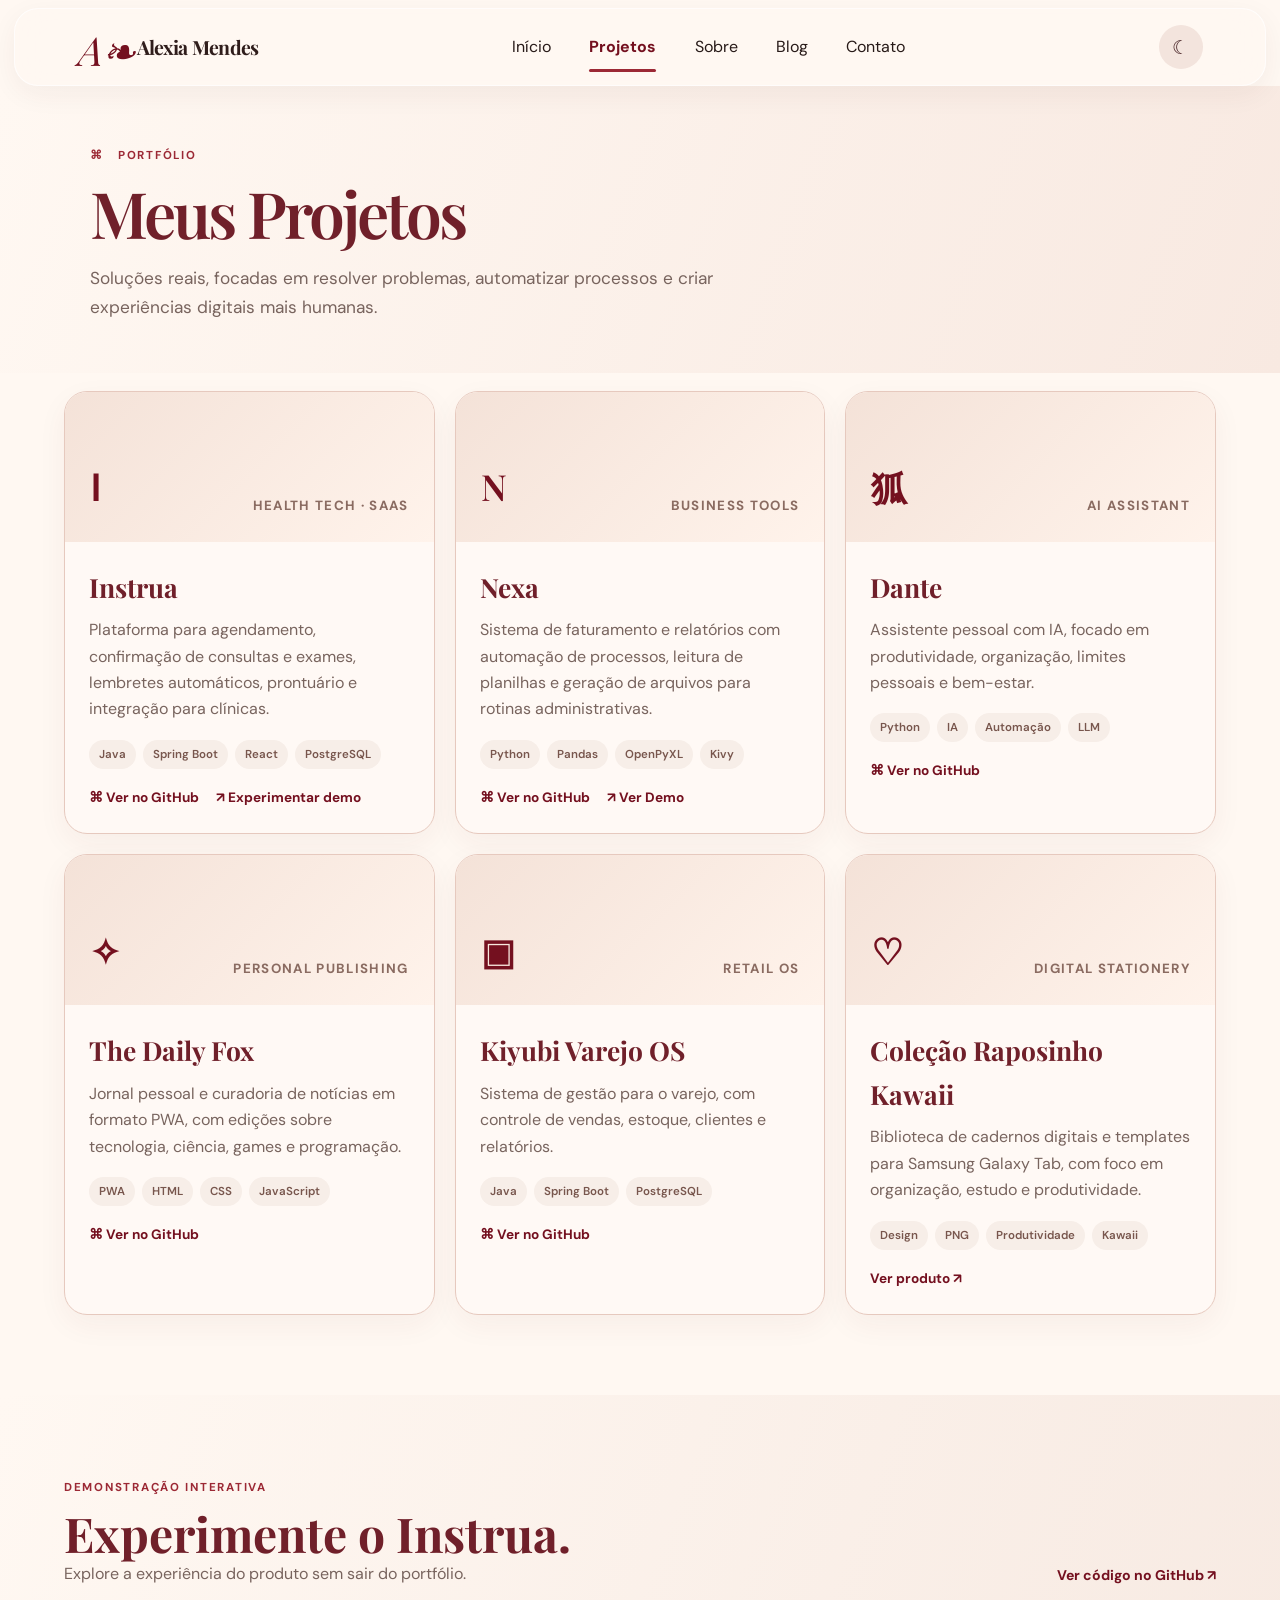
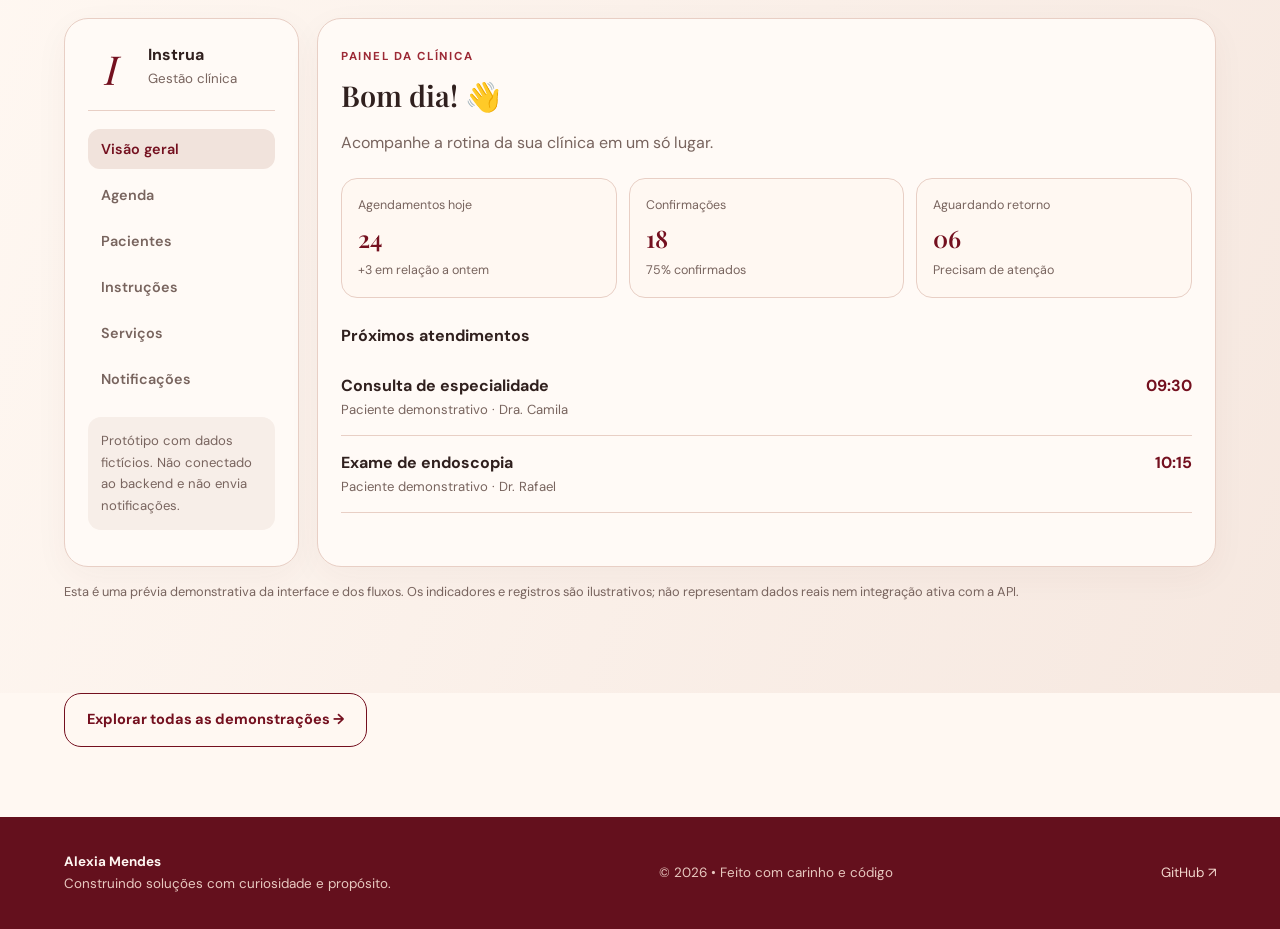
<file: instrua-demo.html>
<!doctype html><html lang="pt-BR"><head><meta charset="utf-8"><meta name="viewport" content="width=device-width,initial-scale=1"><meta http-equiv="refresh" content="0;url=projetos.html#instrua-demo"><title>Instrua | Portfólio Alexia Mendes</title><link rel="canonical" href="projetos.html#instrua-demo"><script>location.replace('projetos.html#instrua-demo');</script></head><body><p>A demonstração do Instrua agora está integrada ao <a href="projetos.html#instrua-demo">portfólio original</a>.</p></body></html>
</file>
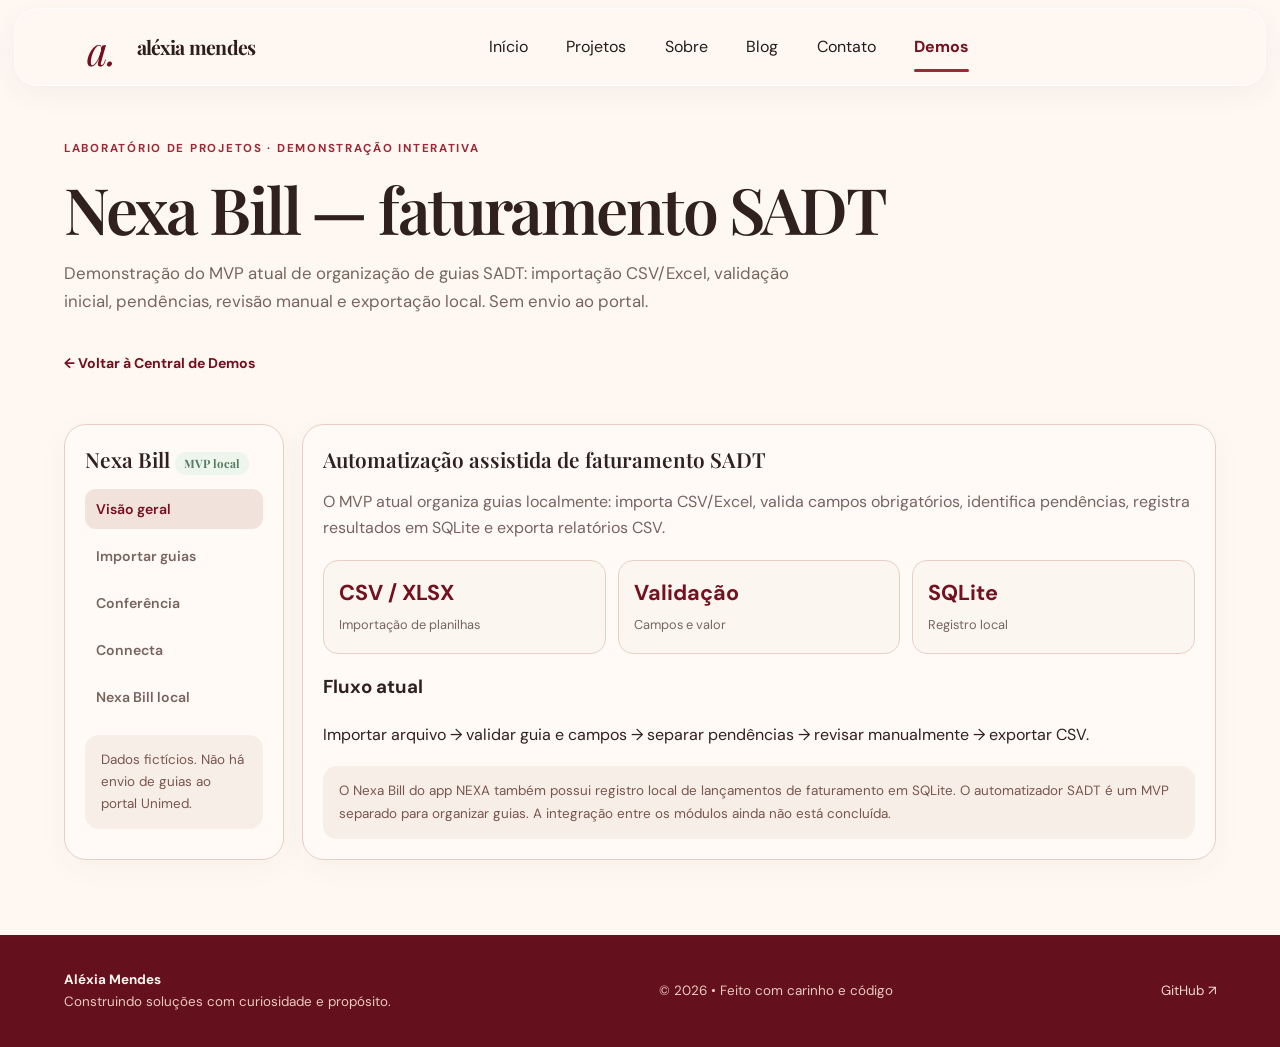
<file: nexa-bill-demo.html>
<!doctype html><html lang="pt-BR"><head><meta charset="utf-8"><meta name="viewport" content="width=device-width,initial-scale=1"><meta name="description" content="Demonstração do MVP atual de organização de guias SADT: importação CSV/Excel, validação inicial, pendências, revisão manual e exportação local. Sem envio ao portal."><meta name="theme-color" content="#fbf6f0"><title>Nexa Bill — faturamento SADT | Aléxia Mendes</title><link rel="stylesheet" href="assets/styles.css"><link rel="stylesheet" href="https://cdnjs.cloudflare.com/ajax/libs/font-awesome/6.4.0/css/all.min.css"><script defer src="assets/app.js"></script><script defer src="https://translate.google.com/translate_a/element.js?cb=googleTranslateElementInit"></script><style>
.demo-hero{padding:48px 0 28px}.demo-hero h1{font:600 clamp(2.7rem,5vw,4.2rem)/1.08 'Playfair Display',serif;letter-spacing:-.04em;margin:14px 0;color:var(--ink)}.demo-hero p{max-width:760px;color:var(--muted);font-size:1.05rem}.demo-shell{display:grid;grid-template-columns:220px 1fr;gap:18px;padding:20px 0 75px}.demo-side,.demo-panel{background:var(--paper);border:1px solid var(--line);border-radius:22px;padding:20px;box-shadow:0 8px 30px rgba(83,43,37,.04)}.demo-side h3,.demo-panel h2{font:600 1.3rem 'Playfair Display',serif;margin:0 0 14px}.demo-nav{display:grid;gap:7px}.demo-nav button{border:0;text-align:left;background:transparent;padding:11px;border-radius:11px;color:var(--muted);cursor:pointer;font:600 .88rem 'DM Sans',sans-serif}.demo-nav button.active,.demo-nav button:hover{background:#f1e3dc;color:var(--wine)}.demo-panel{min-height:420px}.demo-grid{display:grid;grid-template-columns:repeat(3,1fr);gap:12px;margin:18px 0}.demo-stat{padding:15px;border:1px solid var(--line);background:#fbf6f0;border-radius:15px}.demo-stat b{display:block;font-size:1.35rem;color:var(--wine)}.demo-stat span{font-size:.8rem;color:var(--muted)}.demo-form{display:grid;grid-template-columns:repeat(2,1fr);gap:12px;margin-top:18px}.demo-field label{display:block;font-size:.8rem;font-weight:700;color:var(--muted);margin-bottom:5px}.demo-field input,.demo-field select{width:100%;border:1px solid var(--line);border-radius:11px;padding:12px;background:white;color:var(--ink);font:inherit}.demo-action{border:0;border-radius:11px;background:var(--wine);color:white;padding:11px 15px;font:700 .88rem 'DM Sans',sans-serif;cursor:pointer}.demo-action.alt{background:#f1e3dc;color:var(--wine)}.demo-table{width:100%;border-collapse:collapse;margin-top:14px;font-size:.88rem}.demo-table th,.demo-table td{text-align:left;padding:11px 9px;border-bottom:1px solid var(--line)}.demo-table th{color:var(--muted);font-size:.75rem;text-transform:uppercase;letter-spacing:.05em}.demo-status{display:inline-block;border-radius:99px;background:#edf5ec;color:#567b60;padding:4px 9px;font-size:.72rem;font-weight:700}.demo-note{padding:14px 16px;background:#f7eee8;border-radius:14px;color:#78564d;font-size:.84rem;margin-top:18px}.demo-view[hidden]{display:none!important}@media(max-width:760px){.demo-shell{grid-template-columns:1fr}.demo-nav{grid-template-columns:repeat(2,1fr)}.demo-grid{grid-template-columns:1fr 1fr}.demo-form{grid-template-columns:1fr}.demo-panel{overflow-x:auto}}
</style></head><body><header class="site-header"><div class="container nav-wrap"><a class="brand" href="index.html"><span class="brand-mark">a.</span><span>aléxia mendes</span></a><nav class="nav-links"><a href="index.html">Início</a><a href="projetos.html">Projetos</a><a href="sobre.html">Sobre</a><a href="blog.html">Blog</a><a href="contato.html">Contato</a><a class="active" href="demos.html">Demos</a></nav><div class="nav-tools"><div class="lang-box"><div id="google_translate_element"></div></div><button class="menu-toggle" aria-label="Abrir menu" aria-expanded="false">☰</button></div></div></header><main class="container"><section class="demo-hero"><span class="kicker">Laboratório de projetos · demonstração interativa</span><h1>Nexa Bill — faturamento SADT</h1><p>Demonstração do MVP atual de organização de guias SADT: importação CSV/Excel, validação inicial, pendências, revisão manual e exportação local. Sem envio ao portal.</p><a class="text-link" href="demos.html">← Voltar à Central de Demos</a></section><section class="demo-shell"><aside class="demo-side"><h3>Nexa Bill <span class="demo-status">MVP local</span></h3><nav class="demo-nav"><button class="active" data-view="overview">Visão geral</button><button data-view="import">Importar guias</button><button data-view="review">Conferência</button><button data-view="connecta">Connecta</button><button data-view="billing">Nexa Bill local</button></nav><div class="demo-note">Dados fictícios. Não há envio de guias ao portal Unimed.</div></aside><section class="demo-panel"><div class="demo-view" id="overview"><h2>Automatização assistida de faturamento SADT</h2><p style="color:var(--muted)">O MVP atual organiza guias localmente: importa CSV/Excel, valida campos obrigatórios, identifica pendências, registra resultados em SQLite e exporta relatórios CSV.</p><div class="demo-grid"><div class="demo-stat"><b>CSV / XLSX</b><span>Importação de planilhas</span></div><div class="demo-stat"><b>Validação</b><span>Campos e valor</span></div><div class="demo-stat"><b>SQLite</b><span>Registro local</span></div></div><h3>Fluxo atual</h3><p>Importar arquivo → validar guia e campos → separar pendências → revisar manualmente → exportar CSV.</p><div class="demo-note">O Nexa Bill do app NEXA também possui registro local de lançamentos de faturamento em SQLite. O automatizador SADT é um MVP separado para organizar guias. A integração entre os módulos ainda não está concluída.</div></div><div class="demo-view" id="import" hidden><h2>Importar arquivo de guias (simulação)</h2><p>Teste a validação com um pequeno conjunto fictício de guias.</p><div class="demo-field"><label>Escolha CSV</label><input id="csvFile" type="file" accept=".csv,text/csv"></div><button class="demo-action" id="loadSample" style="margin-top:12px">Carregar exemplo fictício</button><div class="demo-note">Colunas esperadas: numero_guia, convenio, paciente, procedimento, valor.</div><div id="importResult"></div></div><div class="demo-view" id="review" hidden><h2>Guias e pendências</h2><p style="color:var(--muted)">Abaixo, registros demonstrativos da sessão. Marcar como revisada não significa faturar ou enviar.</p><table class="demo-table"><thead><tr><th>Guia</th><th>Convênio</th><th>Procedimento</th><th>Valor</th><th>Status</th><th>Ação</th></tr></thead><tbody id="guideRows"><tr><td colspan="6">Carregue o exemplo na aba Importar guias.</td></tr></tbody></table><button class="demo-action alt" id="exportCsv" style="margin-top:15px">Exportar CSV de demonstração</button></div><div class="demo-view" id="billing" hidden><h2>Lançamentos locais do Nexa Bill</h2><p style="color:var(--muted)">O aplicativo desktop também mantém lançamentos no SQLite local. Experimente criar itens fictícios neste painel, separados do fluxo de guias SADT.</p><form id="billingForm" class="demo-form"><div class="demo-field"><label>Descrição</label><input id="billDescription" required placeholder="Ex.: Procedimento demonstrativo"></div><div class="demo-field"><label>Valor (R$)</label><input id="billAmount" type="number" step="0.01" min="0.01" required placeholder="150,00"></div><button class="demo-action" type="submit">Adicionar lançamento</button></form><table class="demo-table"><thead><tr><th>Descrição</th><th>Valor</th><th>Registro</th></tr></thead><tbody id="billingRows"><tr><td colspan="3">Nenhum lançamento local nesta sessão.</td></tr></tbody></table><div id="billingTotal" class="demo-note">Total: R$ 0,00 · Dados temporários deste navegador.</div></div><div class="demo-view" id="connecta" hidden><h2>Piloto assistido do Connecta</h2><p>O repositório inclui um piloto Playwright que abre uma sessão persistente do Connecta para login manual, aguarda a pessoa abrir o lote e salva captura de tela e log para inspeção.</p><ul><li>Login e autenticação permanecem manuais.</li><li>Não lê guias nem clica em Inserir, Enviar ou Finalizar.</li><li>Não armazena senha ou código de autenticação.</li><li>Não contorna CAPTCHA, MFA ou controles de acesso.</li></ul><div class="demo-note">O MVP ainda não transmite guias, não implementa regras completas TISS/TUSS e não substitui a conferência do faturista. Use somente dados fictícios no protótipo.</div></div></section></section></main><footer class="footer"><div class="container footer-inner"><div><strong>Aléxia Mendes</strong><p>Construindo soluções com curiosidade e propósito.</p></div><p>© 2026 • Feito com carinho e código</p><a href="https://github.com/alexia-dev" target="_blank" rel="noopener">GitHub ↗</a></div></footer><script>let guides=[];document.querySelectorAll('[data-view]').forEach(b=>b.addEventListener('click',()=>{document.querySelectorAll('[data-view]').forEach(x=>x.classList.toggle('active',x===b));document.querySelectorAll('.demo-view').forEach(v=>v.hidden=v.id!==b.dataset.view)}));function parseCSV(text){const lines=text.trim().split(/\r?\n/);const headers=lines.shift().split(/[;,]/).map(x=>x.trim().toLowerCase());return lines.map(line=>{const vals=line.split(/[;,]/);return Object.fromEntries(headers.map((h,i)=>[h,(vals[i]||'').trim()]))})}function validateGuide(g){const required=['numero_guia','convenio','paciente','procedimento','valor'];const missing=required.filter(k=>!g[k]);let valueOk=!g.valor||!isNaN(Number(g.valor.replace('R$','').replace(/\./g,'').replace(',','.')));if(!valueOk)missing.push('valor inválido');return missing.length?missing.join(', '):''}function render(){document.getElementById('guideRows').innerHTML=guides.length?guides.map((g,i)=>'<tr><td>'+g.numero_guia+'</td><td>'+g.convenio+'</td><td>'+g.procedimento+'</td><td>'+g.valor+'</td><td>'+(g.issue?'<span style="color:#a33a42">Pendente</span>':'<span class="demo-status">'+(g.reviewed?'Revisada':'Validada')+'</span>')+'</td><td><button class="demo-action alt" data-review="'+i+'">'+(g.reviewed?'Revisada':'Revisar')+'</button></td></tr>').join(''):'<tr><td colspan="6">Nenhuma guia carregada.</td></tr>';document.querySelectorAll('[data-review]').forEach(b=>b.onclick=()=>{guides[Number(b.dataset.review)].reviewed=true;render()})}function load(text){guides=parseCSV(text).map(g=>({...g,issue:validateGuide(g),reviewed:false}));render();document.getElementById('importResult').textContent=guides.length+' guia(s) processadas nesta simulação. Confira os campos e pendências.'}document.getElementById('loadSample').onclick=()=>load('numero_guia;convenio;paciente;procedimento;valor\nDEMO001;Unimed;Paciente Fictício A;Endoscopia;250,00\nDEMO002;Unimed;;Colonoscopia;390,00\nDEMO003;Particular;Paciente Fictício C;Consulta;abc');document.getElementById('csvFile').addEventListener('change',async e=>{const f=e.target.files[0];if(f)load(await f.text())});document.getElementById('exportCsv').onclick=()=>{const csv=['numero_guia,convenio,paciente,procedimento,valor,status',...guides.map(g=>[g.numero_guia,g.convenio,g.paciente,g.procedimento,g.valor,g.issue?'PENDENTE':g.reviewed?'REVISADA':'VALIDADA'].map(v=>'"'+(v||'').replace(/"/g,'""')+'"').join(','))].join('\n');const a=document.createElement('a');a.href=URL.createObjectURL(new Blob([csv],{type:'text/csv'}));a.download='guias-demonstracao.csv';a.click();URL.revokeObjectURL(a.href)};const billing=[];document.getElementById('billingForm').addEventListener('submit',e=>{e.preventDefault();billing.unshift({description:document.getElementById('billDescription').value,amount:Number(document.getElementById('billAmount').value)});renderBilling();e.target.reset()});function renderBilling(){document.getElementById('billingRows').innerHTML=billing.length?billing.map(x=>'<tr><td>'+x.description.replace(/[&<>"]/g,'')+'</td><td>R$ '+x.amount.toLocaleString('pt-BR',{minimumFractionDigits:2})+'</td><td>Local / demo</td></tr>').join(''):'<tr><td colspan="3">Nenhum lançamento.</td></tr>';let total=billing.reduce((a,x)=>a+x.amount,0);document.getElementById('billingTotal').textContent='Total: R$ '+total.toLocaleString('pt-BR',{minimumFractionDigits:2})+' · Dados temporários deste navegador.'}</script></body></html>
</file>
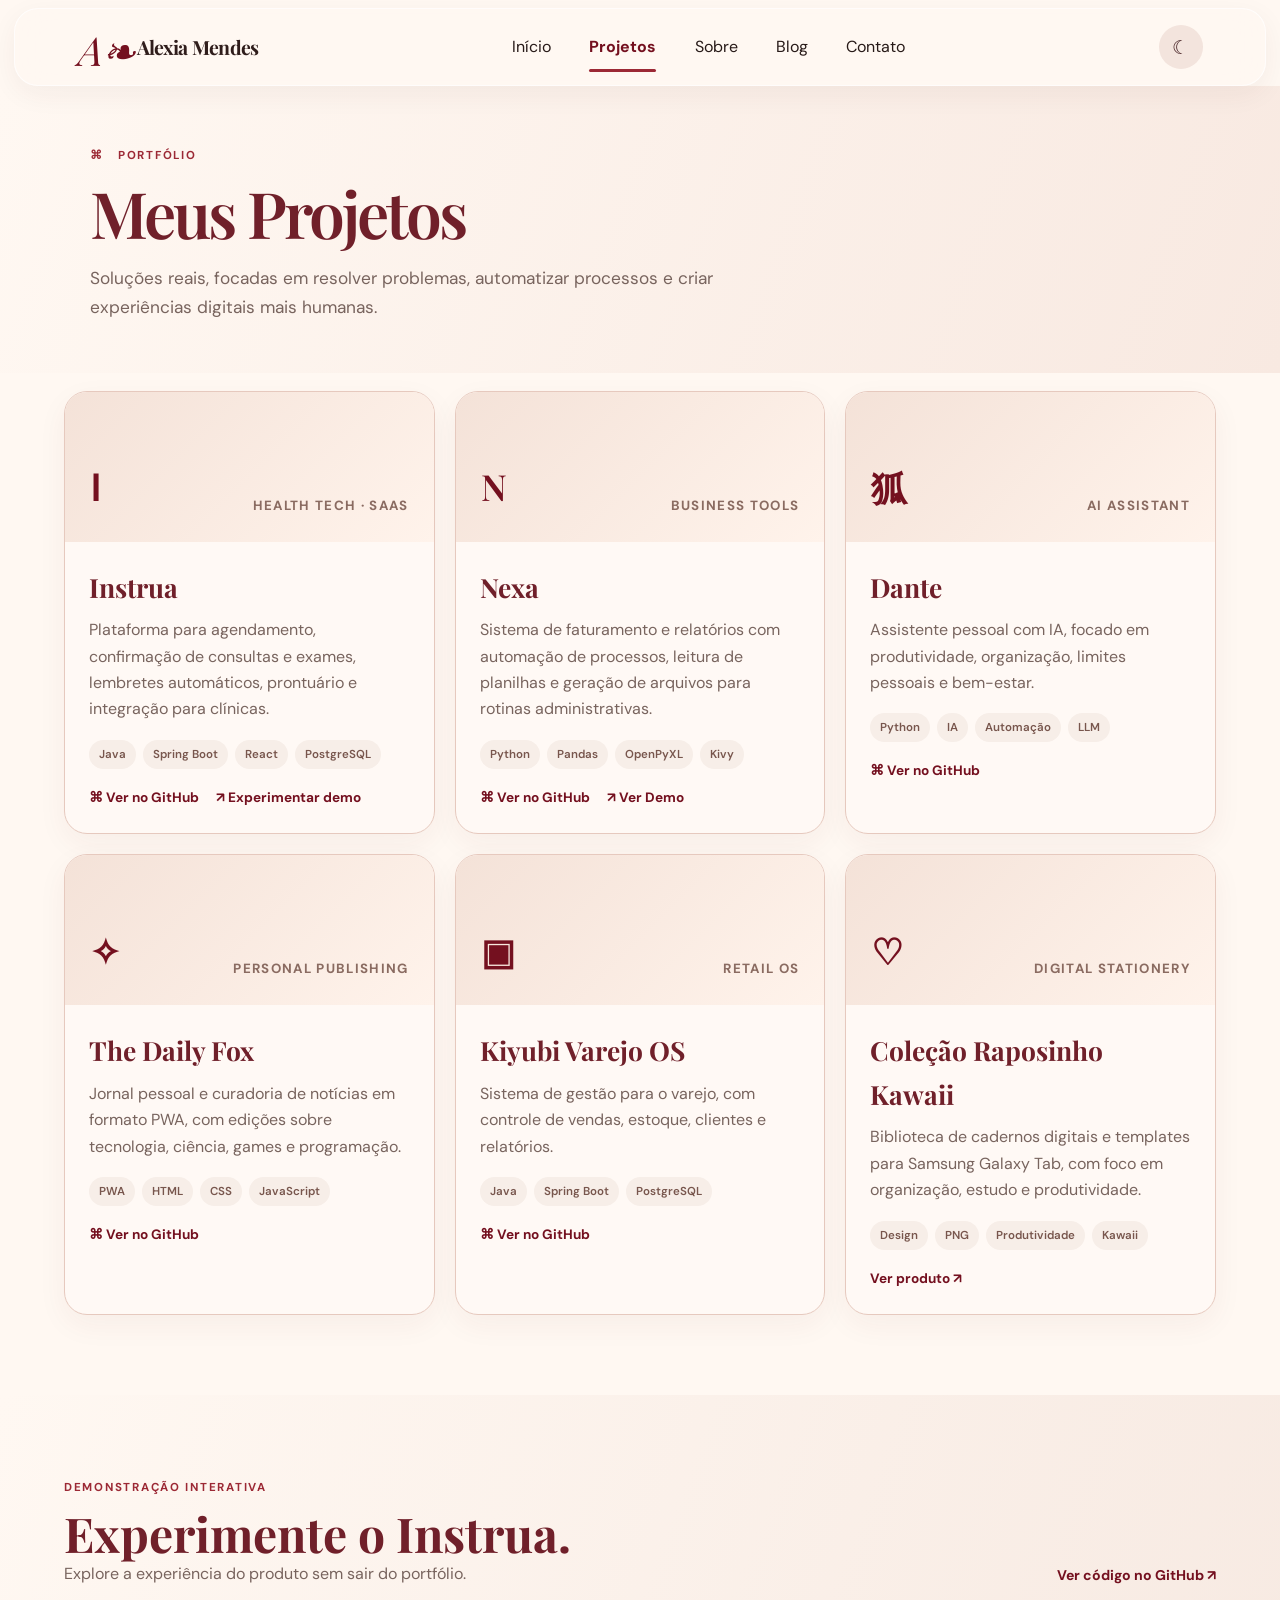
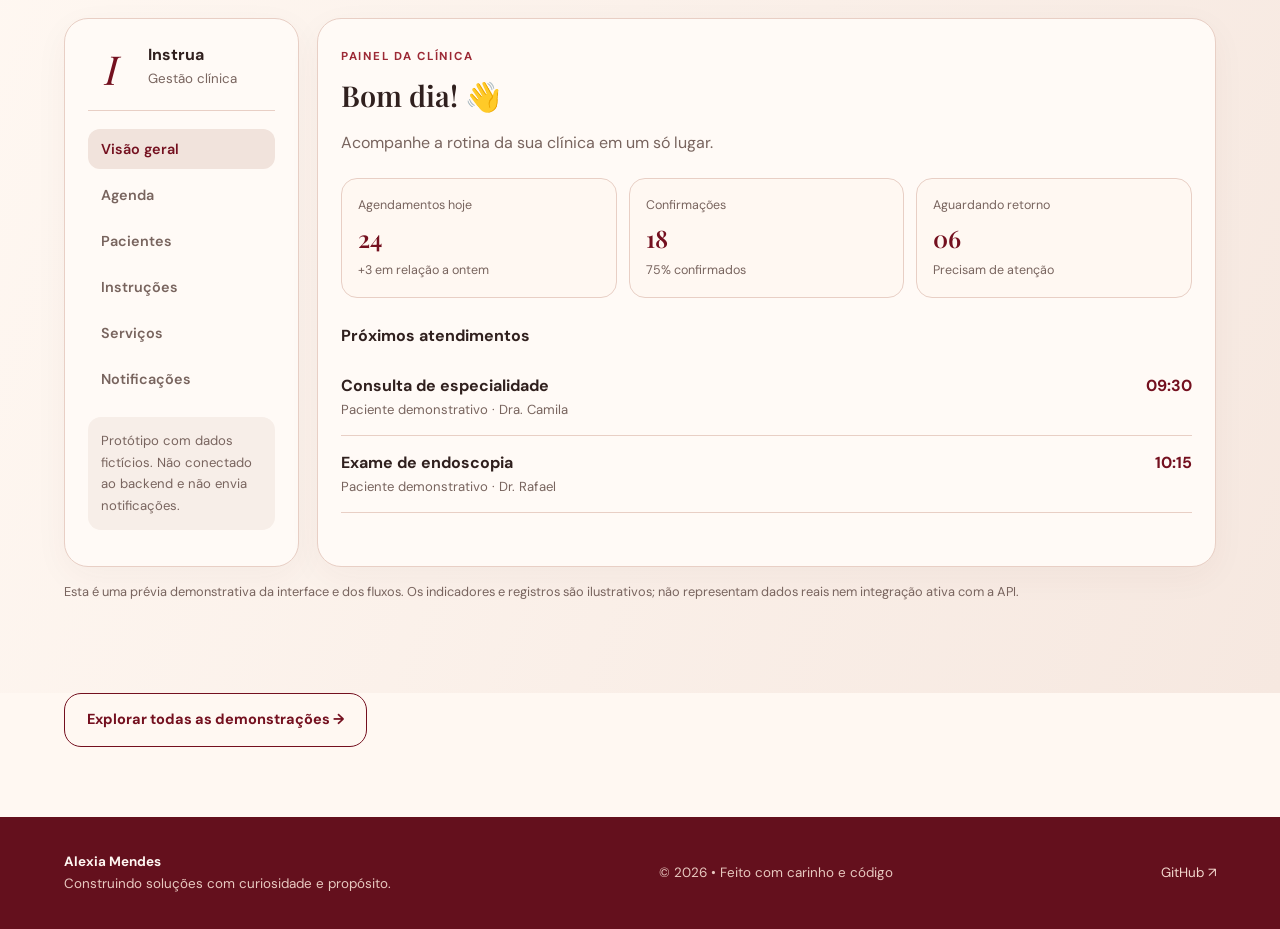
<file: projetos.html>
<!doctype html><html lang="pt-BR"><head><meta charset="utf-8"><meta name="viewport" content="width=device-width,initial-scale=1"><meta name="description" content="Projetos de software, automação e produtos digitais de Alexia Mendes."><meta name="theme-color" content="#fff8f2"><title>Projetos | Alexia Mendes</title><link rel="stylesheet" href="assets/styles.css"><script defer src="assets/app.js"></script><link rel="preconnect" href="https://fonts.googleapis.com"><link rel="preconnect" href="https://fonts.gstatic.com" crossorigin><link href="https://fonts.googleapis.com/css2?family=DM+Sans:wght@400;500;600;700&family=Playfair+Display:wght@500;600;700&display=swap" rel="stylesheet"></head><body><header class="site-header"><div class="container nav-wrap"><a class="brand" href="index.html"><span class="brand-mark">A❧</span><span>Alexia Mendes</span></a><nav class="nav-links"><a href="index.html">Início</a><a href="projetos.html">Projetos</a><a href="sobre.html">Sobre</a><a href="blog.html">Blog</a><a href="contato.html">Contato</a></nav><div class="nav-tools"><button class="menu-toggle theme-toggle" aria-label="Alternar tema" title="Alternar tema">☾</button><button class="menu-toggle mobile-menu" aria-label="Abrir menu" aria-expanded="false">☰</button></div></div></header><main><section class="page-top"><div class="container page-heading"><span class="kicker">⌘ &nbsp; Portfólio</span><h1>Meus Projetos</h1><p>Soluções reais, focadas em resolver problemas, automatizar processos e criar experiências digitais mais humanas.</p></div></section><section class="container project-grid">
<article class="project-card"><div class="project-cover"><span>Ⅰ</span><small>Health tech · SaaS</small></div><div class="project-body"><h2>Instrua</h2><p>Plataforma para agendamento, confirmação de consultas e exames, lembretes automáticos, prontuário e integração para clínicas.</p><div class="tags"><span class="tag">Java</span><span class="tag">Spring Boot</span><span class="tag">React</span><span class="tag">PostgreSQL</span></div><div class="project-links"><a href="https://github.com/alexia-dev/Instrua" target="_blank">⌘ Ver no GitHub</a><a href="#instrua-demo">↗ Experimentar demo</a></div></div></article>
<article class="project-card"><div class="project-cover"><span>N</span><small>Business tools</small></div><div class="project-body"><h2>Nexa</h2><p>Sistema de faturamento e relatórios com automação de processos, leitura de planilhas e geração de arquivos para rotinas administrativas.</p><div class="tags"><span class="tag">Python</span><span class="tag">Pandas</span><span class="tag">OpenPyXL</span><span class="tag">Kivy</span></div><div class="project-links"><a href="https://github.com/alexia-dev/INTERFACE" target="_blank">⌘ Ver no GitHub</a><a href="nexa-bill-demo.html">↗ Ver Demo</a></div></div></article>
<article class="project-card"><div class="project-cover"><span>狐</span><small>AI assistant</small></div><div class="project-body"><h2>Dante</h2><p>Assistente pessoal com IA, focado em produtividade, organização, limites pessoais e bem-estar.</p><div class="tags"><span class="tag">Python</span><span class="tag">IA</span><span class="tag">Automação</span><span class="tag">LLM</span></div><div class="project-links"><a href="https://github.com/alexia-dev/dante-ai" target="_blank">⌘ Ver no GitHub</a></div></div></article>
<article class="project-card"><div class="project-cover"><span>✧</span><small>Personal publishing</small></div><div class="project-body"><h2>The Daily Fox</h2><p>Jornal pessoal e curadoria de notícias em formato PWA, com edições sobre tecnologia, ciência, games e programação.</p><div class="tags"><span class="tag">PWA</span><span class="tag">HTML</span><span class="tag">CSS</span><span class="tag">JavaScript</span></div><div class="project-links"><a href="https://github.com/alexia-dev" target="_blank">⌘ Ver no GitHub</a></div></div></article>
<article class="project-card"><div class="project-cover"><span>▣</span><small>Retail OS</small></div><div class="project-body"><h2>Kiyubi Varejo OS</h2><p>Sistema de gestão para o varejo, com controle de vendas, estoque, clientes e relatórios.</p><div class="tags"><span class="tag">Java</span><span class="tag">Spring Boot</span><span class="tag">PostgreSQL</span></div><div class="project-links"><a href="https://github.com/alexia-dev" target="_blank">⌘ Ver no GitHub</a></div></div></article>
<article class="project-card"><div class="project-cover"><span>♡</span><small>Digital stationery</small></div><div class="project-body"><h2>Coleção Raposinho Kawaii</h2><p>Biblioteca de cadernos digitais e templates para Samsung Galaxy Tab, com foco em organização, estudo e produtividade.</p><div class="tags"><span class="tag">Design</span><span class="tag">PNG</span><span class="tag">Produtividade</span><span class="tag">Kawaii</span></div><div class="project-links"><a href="contato.html">Ver produto ↗</a></div></div></article>
</section>
<section class="section soft" id="instrua-demo">
  <div class="container">
    <div class="section-head"><div><span class="kicker">Demonstração interativa</span><h2>Experimente o Instrua.</h2><p>Explore a experiência do produto sem sair do portfólio.</p></div><a class="text-link" href="https://github.com/alexia-dev/Instrua" target="_blank" rel="noopener">Ver código no GitHub ↗</a></div>
    <div class="instrua-demo">
      <aside class="instrua-demo-side"><div class="instrua-demo-brand"><span class="brand-mark">I</span><div><strong>Instrua</strong><small>Gestão clínica</small></div></div>
        <nav class="instrua-demo-nav" aria-label="Navegação da demonstração">
          <button class="active" data-instrua-view="overview">Visão geral</button><button data-instrua-view="agenda">Agenda</button><button data-instrua-view="patients">Pacientes</button><button data-instrua-view="instructions">Instruções</button><button data-instrua-view="services">Serviços</button><button data-instrua-view="notifications">Notificações</button>
        </nav>
        <p class="instrua-demo-note">Protótipo com dados fictícios. Não conectado ao backend e não envia notificações.</p>
      </aside>
      <div class="instrua-demo-content">
        <div class="instrua-view" id="instrua-overview"><span class="kicker">Painel da clínica</span><h3>Bom dia! 👋</h3><p class="instrua-muted">Acompanhe a rotina da sua clínica em um só lugar.</p>
          <div class="instrua-stats"><article><small>Agendamentos hoje</small><strong>24</strong><span>+3 em relação a ontem</span></article><article><small>Confirmações</small><strong>18</strong><span>75% confirmados</span></article><article><small>Aguardando retorno</small><strong>06</strong><span>Precisam de atenção</span></article></div>
          <h4>Próximos atendimentos</h4><div class="instrua-appointment"><div><strong>Consulta de especialidade</strong><small>Paciente demonstrativo · Dra. Camila</small></div><b>09:30</b></div><div class="instrua-appointment"><div><strong>Exame de endoscopia</strong><small>Paciente demonstrativo · Dr. Rafael</small></div><b>10:15</b></div>
        </div>
        <div class="instrua-view" id="instrua-agenda" hidden><span class="kicker">Organização</span><h3>Agenda de atendimentos</h3><p class="instrua-muted">Crie um agendamento fictício para testar a interação.</p>
          <form id="instrua-form" class="instrua-form"><label>Paciente<input id="instrua-patient" required placeholder="Nome fictício"></label><label>Serviço<select id="instrua-service"><option>Consulta</option><option>Endoscopia</option><option>Colonoscopia</option><option>Retorno</option></select></label><label>Data<input id="instrua-date" type="date" required></label><label>Horário<input id="instrua-time" type="time" required></label><button class="btn" type="submit">Adicionar à agenda</button></form><p class="instrua-demo-note" id="instrua-message" aria-live="polite">Os dados permanecem somente nesta demonstração, nesta sessão.</p><div class="instrua-table-wrap"><table class="instrua-table"><thead><tr><th>Paciente</th><th>Serviço</th><th>Data</th><th>Hora</th></tr></thead><tbody id="instrua-rows"><tr><td colspan="4">Nenhum agendamento adicionado.</td></tr></tbody></table></div>
        </div>
        <div class="instrua-view" id="instrua-patients" hidden><span class="kicker">Cadastro</span><h3>Pacientes</h3><p class="instrua-muted">Acesso organizado por clínica, unidade e permissões.</p><div class="instrua-list"><div><strong>Cadastro centralizado</strong><small>Dados pessoais e informações de contato.</small></div><div><strong>Vínculo com a clínica</strong><small>Histórico de atendimentos e compromissos.</small></div><div><strong>Privacidade e auditoria</strong><small>Permissões e registro de alterações relevantes.</small></div></div><p class="instrua-demo-note">Não informe dados reais de pacientes neste protótipo.</p></div>
        <div class="instrua-view" id="instrua-instructions" hidden><span class="kicker">Comunicação</span><h3>Instruções ao paciente</h3><p class="instrua-muted">Orientações organizadas por serviço e etapa do atendimento.</p><div class="instrua-stats"><article><small>Antes do exame</small><strong>Preparo</strong><span>Jejum e orientações</span></article><article><small>No atendimento</small><strong>Durante</strong><span>Informações importantes</span></article><article><small>Após o exame</small><strong>Cuidados</strong><span>Recomendações e retorno</span></article></div><p>Conteúdos podem incluir texto, imagens, documentos e checklists, com revisão profissional antes do envio.</p></div>
        <div class="instrua-view" id="instrua-services" hidden><span class="kicker">Configuração</span><h3>Serviços da clínica</h3><p class="instrua-muted">Exemplos de serviços e duração configurável.</p><div class="instrua-list"><div><strong>Consulta</strong><small>30 minutos · Exemplo</small></div><div><strong>Endoscopia</strong><small>45 minutos · Exemplo</small></div><div><strong>Retorno</strong><small>20 minutos · Exemplo</small></div></div></div>
        <div class="instrua-view" id="instrua-notifications" hidden><span class="kicker">Relacionamento</span><h3>Notificações</h3><p class="instrua-muted">Acompanhe os eventos de comunicação com pacientes.</p><div class="instrua-list"><div><strong>Confirmação de consulta</strong><small>E-mail · Simulação</small></div><div><strong>Orientação de preparo</strong><small>WhatsApp · Simulação</small></div><div><strong>Lembrete de atendimento</strong><small>Notificação · Simulação</small></div></div><p class="instrua-demo-note">Nenhuma mensagem é enviada de verdade.</p></div>
      </div>
    </div>
    <p class="instrua-disclaimer">Esta é uma prévia demonstrativa da interface e dos fluxos. Os indicadores e registros são ilustrativos; não representam dados reais nem integração ativa com a API.</p>
  </div>
</section>
<style>
#instrua-demo{scroll-margin-top:100px}.instrua-demo{display:grid;grid-template-columns:235px minmax(0,1fr);gap:18px;align-items:stretch}.instrua-demo-side,.instrua-demo-content{background:var(--paper);border:1px solid var(--line);border-radius:24px;padding:23px;box-shadow:0 10px 35px rgba(83,43,37,.045)}.instrua-demo-brand{display:flex;align-items:center;gap:12px;padding-bottom:20px;border-bottom:1px solid var(--line)}.instrua-demo-brand .brand-mark{flex:none}.instrua-demo-brand strong,.instrua-demo-brand small{display:block}.instrua-demo-brand small,.instrua-muted{color:var(--muted)}.instrua-demo-nav{display:grid;gap:6px;margin:18px 0}.instrua-demo-nav button{border:0;background:transparent;text-align:left;padding:11px 13px;border-radius:12px;color:var(--muted);font:600 .9rem 'DM Sans',sans-serif;cursor:pointer}.instrua-demo-nav button:hover,.instrua-demo-nav button.active{background:#f1e3dc;color:var(--wine)}.instrua-demo-note,.instrua-demo-note{font-size:.82rem;color:var(--muted);background:#f7eee8;padding:13px;border-radius:13px}.instrua-demo-content{min-height:450px}.instrua-view h3{font:600 1.8rem 'Playfair Display',serif;margin:8px 0}.instrua-view h4{margin:25px 0 10px}.instrua-stats{display:grid;grid-template-columns:repeat(3,minmax(0,1fr));gap:12px;margin:22px 0}.instrua-stats article{background:#fff8f2;border:1px solid var(--line);border-radius:16px;padding:16px}.instrua-stats small,.instrua-stats span{display:block;color:var(--muted);font-size:.78rem}.instrua-stats strong{display:block;color:var(--wine);font:600 1.5rem 'Playfair Display',serif;margin:6px 0}.instrua-appointment,.instrua-list>div{display:flex;justify-content:space-between;gap:12px;padding:14px 0;border-bottom:1px solid var(--line)}.instrua-appointment small,.instrua-list small{display:block;color:var(--muted);font-size:.82rem}.instrua-appointment b{color:var(--wine)}.instrua-form{display:grid;grid-template-columns:repeat(2,minmax(0,1fr));gap:13px;margin:20px 0}.instrua-form label{font-size:.82rem;font-weight:700;color:var(--muted)}.instrua-form input,.instrua-form select{display:block;width:100%;margin-top:6px;padding:12px;border:1px solid var(--line);border-radius:12px;background:#fff;color:var(--ink);font:inherit}.instrua-form button{align-self:end;justify-self:start}.instrua-table-wrap{overflow-x:auto}.instrua-table{width:100%;border-collapse:collapse;font-size:.84rem}.instrua-table th,.instrua-table td{text-align:left;padding:11px 9px;border-bottom:1px solid var(--line);white-space:nowrap}.instrua-table th{color:var(--muted);font-size:.72rem;text-transform:uppercase}.instrua-disclaimer{font-size:.8rem;color:var(--muted);margin-top:14px}@media(max-width:760px){.instrua-demo{grid-template-columns:1fr}.instrua-demo-nav{grid-template-columns:repeat(2,minmax(0,1fr))}.instrua-stats{grid-template-columns:1fr}.instrua-form{grid-template-columns:1fr}.instrua-demo-content{padding:18px}.instrua-demo-side{padding:18px}}
</style>
<script>
(()=>{const root=document.getElementById('instrua-demo');if(!root)return;const buttons=root.querySelectorAll('[data-instrua-view]');const views=root.querySelectorAll('.instrua-view');buttons.forEach(button=>button.addEventListener('click',()=>{buttons.forEach(item=>item.classList.toggle('active',item===button));views.forEach(view=>view.hidden=view.id!=='instrua-'+button.dataset.instruaView)}));const date=root.querySelector('#instrua-date');date.min=new Date().toISOString().slice(0,10);const form=root.querySelector('#instrua-form');const rows=[];form.addEventListener('submit',event=>{event.preventDefault();const patient=root.querySelector('#instrua-patient').value.trim();const service=root.querySelector('#instrua-service').value;const day=date.value;const time=root.querySelector('#instrua-time').value;const chosen=new Date(day+'T'+time);if(chosen<=new Date()){root.querySelector('#instrua-message').textContent='Escolha uma data e horário futuros.';return;}rows.unshift({patient,service,day,time});root.querySelector('#instrua-rows').innerHTML=rows.map(item=>'<tr><td>'+item.patient.replace(/[&<>"']/g,char=>({'&':'&amp;','<':'&lt;','>':'&gt;','"':'&quot;',"'":'&#39;'}[char]))+'</td><td>'+item.service+'</td><td>'+item.day+'</td><td>'+item.time+'</td></tr>').join('');root.querySelector('#instrua-message').textContent='Agendamento adicionado somente à demonstração local. Nenhuma API foi chamada.';form.reset();date.min=new Date().toISOString().slice(0,10);});})();
</script>
<div class="container" style="padding-bottom:70px"><a class="btn secondary" href="demos.html">Explorar todas as demonstrações →</a></div></main><footer class="footer"><div class="container footer-inner"><div><strong>Alexia Mendes</strong><p>Construindo soluções com curiosidade e propósito.</p></div><p>© 2026 • Feito com carinho e código</p><a href="https://github.com/alexia-dev" target="_blank" rel="noopener">GitHub ↗</a></div></footer></body></html>
</file>
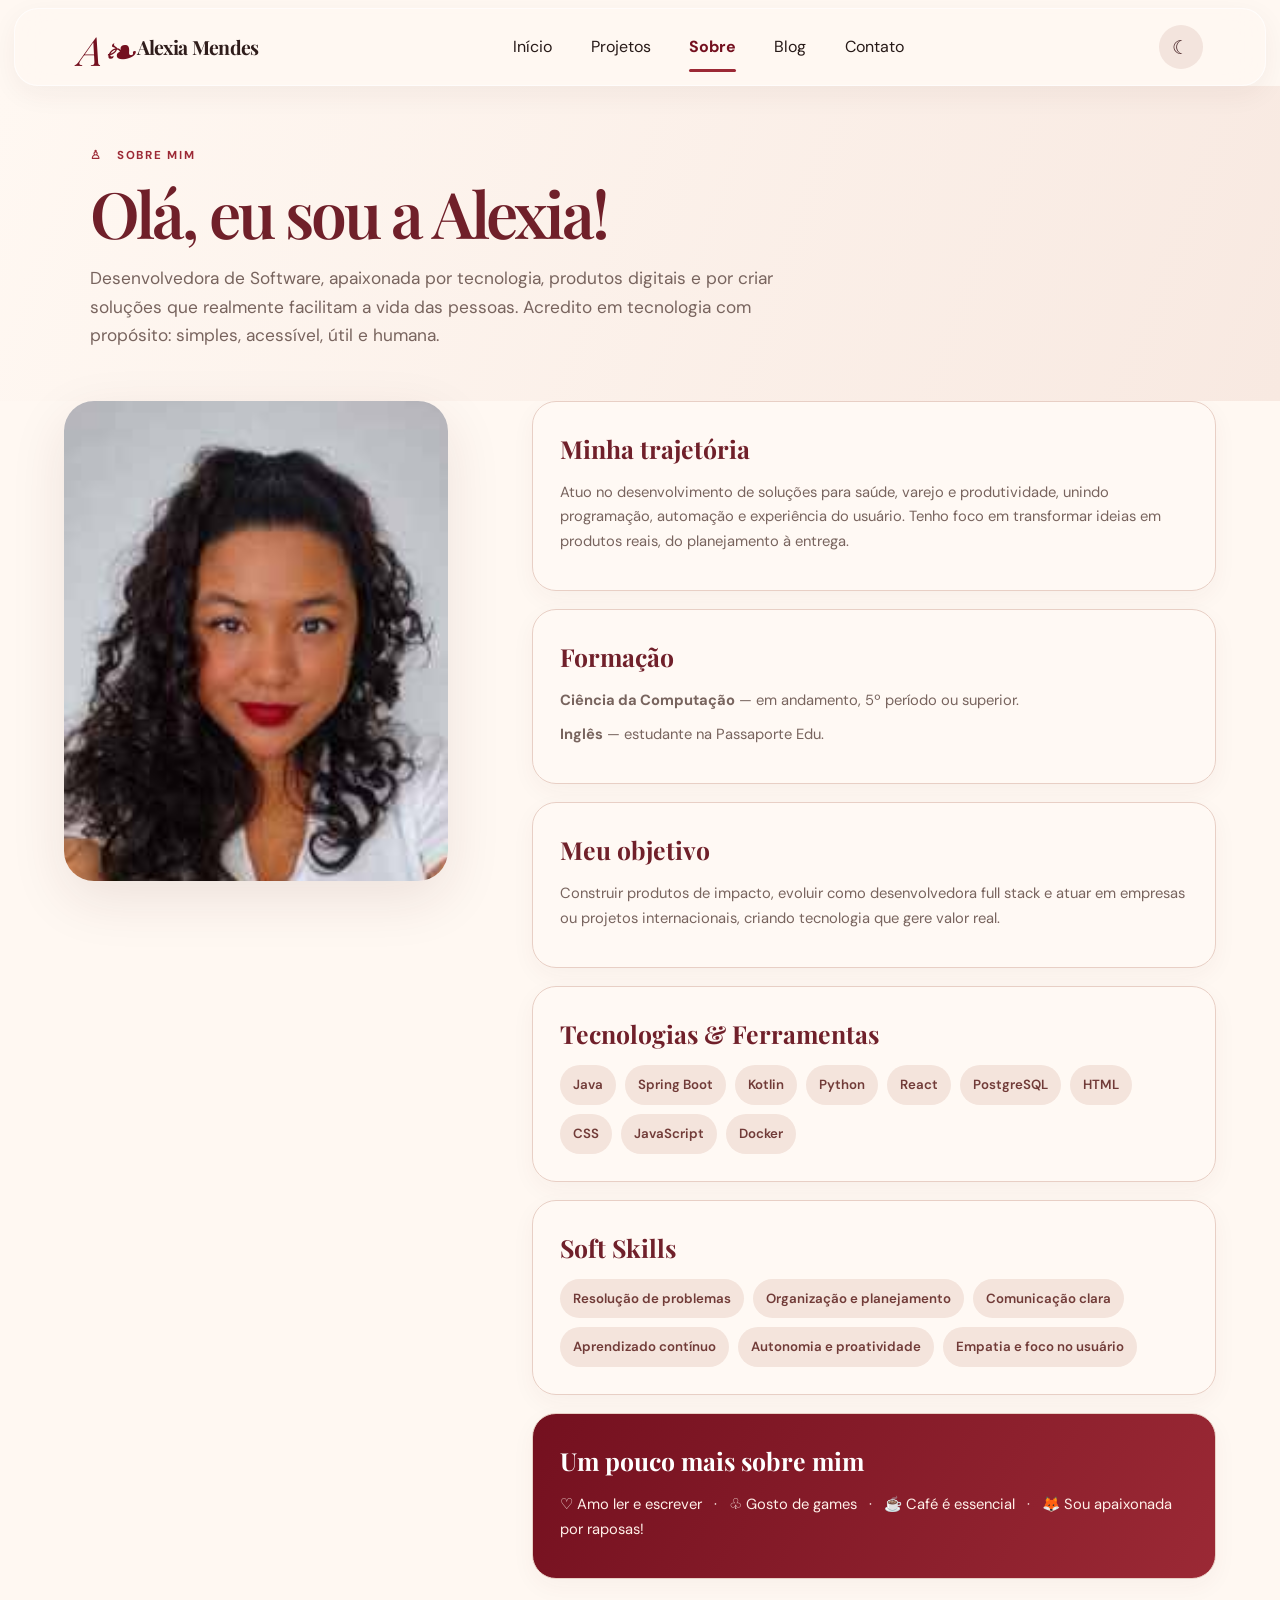
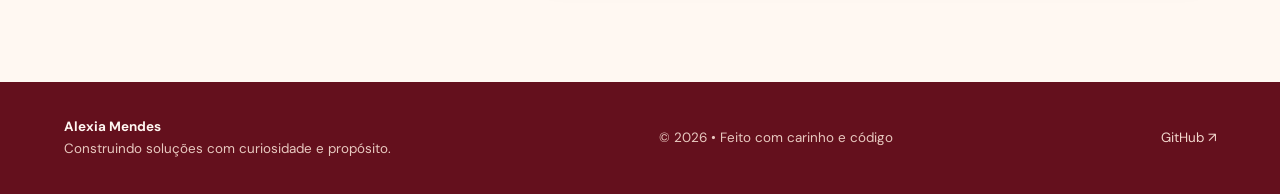
<file: sobre.html>
<!doctype html><html lang="pt-BR"><head><meta charset="utf-8"><meta name="viewport" content="width=device-width,initial-scale=1"><meta name="description" content="Conheça a trajetória, formação, tecnologias e interesses de Alexia Mendes."><meta name="theme-color" content="#fff8f2"><title>Sobre | Alexia Mendes</title><link rel="stylesheet" href="assets/styles.css"><script defer src="assets/app.js"></script><link rel="preconnect" href="https://fonts.googleapis.com"><link rel="preconnect" href="https://fonts.gstatic.com" crossorigin><link href="https://fonts.googleapis.com/css2?family=DM+Sans:wght@400;500;600;700&family=Playfair+Display:wght@500;600;700&display=swap" rel="stylesheet"></head><body><header class="site-header"><div class="container nav-wrap"><a class="brand" href="index.html"><span class="brand-mark">A❧</span><span>Alexia Mendes</span></a><nav class="nav-links"><a href="index.html">Início</a><a href="projetos.html">Projetos</a><a href="sobre.html">Sobre</a><a href="blog.html">Blog</a><a href="contato.html">Contato</a></nav><div class="nav-tools"><button class="menu-toggle theme-toggle" aria-label="Alternar tema" title="Alternar tema">☾</button><button class="menu-toggle mobile-menu" aria-label="Abrir menu" aria-expanded="false">☰</button></div></div></header><main><section class="page-top"><div class="container page-heading"><span class="kicker">♙ &nbsp; Sobre mim</span><h1>Olá, eu sou a Alexia!</h1><p>Desenvolvedora de Software, apaixonada por tecnologia, produtos digitais e por criar soluções que realmente facilitam a vida das pessoas. Acredito em tecnologia com propósito: simples, acessível, útil e humana.</p></div></section><section class="container about-layout"><aside class="about-photo"><img src="assets/alexia-profile.jpg" alt="Retrato de Alexia Mendes"></aside><div class="about-copy"><article class="card"><h2>Minha trajetória</h2><p>Atuo no desenvolvimento de soluções para saúde, varejo e produtividade, unindo programação, automação e experiência do usuário. Tenho foco em transformar ideias em produtos reais, do planejamento à entrega.</p></article><article class="card"><h2>Formação</h2><p><strong>Ciência da Computação</strong> — em andamento, 5º período ou superior.</p><p><strong>Inglês</strong> — estudante na Passaporte Edu.</p></article><article class="card"><h2>Meu objetivo</h2><p>Construir produtos de impacto, evoluir como desenvolvedora full stack e atuar em empresas ou projetos internacionais, criando tecnologia que gere valor real.</p></article><article class="card"><h2>Tecnologias &amp; Ferramentas</h2><div class="skill-list"><span>Java</span><span>Spring Boot</span><span>Kotlin</span><span>Python</span><span>React</span><span>PostgreSQL</span><span>HTML</span><span>CSS</span><span>JavaScript</span><span>Docker</span></div></article><article class="card"><h2>Soft Skills</h2><div class="skill-list"><span>Resolução de problemas</span><span>Organização e planejamento</span><span>Comunicação clara</span><span>Aprendizado contínuo</span><span>Autonomia e proatividade</span><span>Empatia e foco no usuário</span></div></article><article class="card" style="background:linear-gradient(120deg,#74101f,#9b2935);color:#fff"><h2 style="color:#fff">Um pouco mais sobre mim</h2><p style="color:#fff0e9">♡ Amo ler e escrever &nbsp; · &nbsp; ♧ Gosto de games &nbsp; · &nbsp; ☕ Café é essencial &nbsp; · &nbsp; 🦊 Sou apaixonada por raposas!</p></article></div></section></main><footer class="footer"><div class="container footer-inner"><div><strong>Alexia Mendes</strong><p>Construindo soluções com curiosidade e propósito.</p></div><p>© 2026 • Feito com carinho e código</p><a href="https://github.com/alexia-dev" target="_blank" rel="noopener">GitHub ↗</a></div></footer></body></html>
</file>
<file: assets/styles.css>
@import url('https://fonts.googleapis.com/css2?family=DM+Sans:wght@400;500;600;700&family=Playfair+Display:wght@500;600;700&display=swap');
:root{--wine:#741f2b;--wine2:#9d3b43;--rose:#ead6d0;--cream:#fbf6f0;--paper:#fffdfb;--ink:#352522;--muted:#806e68;--gold:#c49a70;--line:#eaded6;--shadow:0 18px 55px rgba(83,43,37,.09);--radius:24px}
*{box-sizing:border-box}html{scroll-behavior:smooth}body{margin:0;background:var(--cream);color:var(--ink);font-family:'DM Sans',sans-serif;line-height:1.65}a{color:inherit;text-decoration:none}img{max-width:100%;display:block}.container{width:min(1160px,92%);margin:auto}.site-header{position:sticky;top:0;z-index:50;background:rgba(251,246,240,.91);backdrop-filter:blur(16px);border-bottom:1px solid rgba(116,31,43,.09)}.nav-wrap{height:82px;display:flex;align-items:center;justify-content:space-between;gap:22px}.brand{display:flex;align-items:center;gap:11px;font-weight:700;letter-spacing:-.04em;font-size:1.12rem}.brand-mark{width:39px;height:39px;border-radius:14px;background:var(--wine);color:#fff;display:grid;place-items:center;font-family:Georgia,serif;font-size:1.25rem;box-shadow:0 7px 18px #741f2b2c}.nav-links{display:flex;align-items:center;gap:27px;font-size:.91rem;color:#65524c}.nav-links a{transition:.2s}.nav-links a:hover,.nav-links a.active{color:var(--wine);font-weight:700}.nav-tools{display:flex;align-items:center;gap:10px}.lang-box{max-width:150px;overflow:hidden}.menu-toggle{display:none;border:1px solid var(--line);background:var(--paper);border-radius:12px;padding:10px;color:var(--wine);font-size:1.1rem}.hero{padding:76px 0 65px;overflow:hidden}.hero-grid{display:grid;grid-template-columns:1.1fr .9fr;align-items:center;gap:65px}.eyebrow{display:inline-flex;align-items:center;gap:8px;padding:8px 14px;border-radius:99px;background:#f1e3dc;color:var(--wine);font-size:.78rem;font-weight:700;letter-spacing:.04em}.hero h1,.page-heading h1{font-family:'Playfair Display',serif;font-weight:600;letter-spacing:-.045em;line-height:1.06;color:var(--ink)}.hero h1{font-size:clamp(3.3rem,6.2vw,5.6rem);margin:22px 0 16px}.hero h1 span{color:var(--wine)}.hero-lead{font-size:1.13rem;color:var(--muted);max-width:610px;margin:0 0 28px}.hero-actions{display:flex;flex-wrap:wrap;gap:12px}.btn{display:inline-flex;align-items:center;justify-content:center;gap:9px;border-radius:14px;padding:13px 19px;background:var(--wine);color:white;font-weight:700;font-size:.91rem;box-shadow:0 8px 20px #741f2b24;transition:.22s;border:1px solid var(--wine)}.btn:hover{transform:translateY(-3px);background:#5e1722}.btn.secondary{background:transparent;color:var(--wine);box-shadow:none}.btn.secondary:hover{background:#f2e5df}.portrait-wrap{position:relative;max-width:440px;margin:0 auto}.portrait-frame{position:relative;padding:13px;border-radius:48% 48% 32px 32px;background:linear-gradient(145deg,#e9d3ca,#f8ede6);box-shadow:var(--shadow);transform:rotate(2deg)}.portrait-frame img{width:100%;aspect-ratio:4/5;object-fit:cover;object-position:center 28%;border-radius:48% 48% 24px 24px;transform:rotate(-2deg)}.portrait-note{position:absolute;bottom:25px;left:-30px;background:var(--paper);border:1px solid var(--line);border-radius:16px;padding:13px 17px;box-shadow:var(--shadow);font-size:.82rem;color:var(--muted)}.portrait-note strong{display:block;color:var(--wine);font-size:.96rem}.section{padding:70px 0}.section.soft{background:#f5ebe4}.section-head{display:flex;align-items:end;justify-content:space-between;gap:20px;margin-bottom:30px}.kicker{color:var(--wine2);font-weight:700;text-transform:uppercase;letter-spacing:.15em;font-size:.72rem}.section-head h2,.page-heading h1{font-family:'Playfair Display',serif}.section-head h2{font-size:clamp(2rem,4vw,3rem);line-height:1.12;margin:8px 0 0}.section-head p{color:var(--muted);max-width:450px;margin:0}.cards{display:grid;grid-template-columns:repeat(3,1fr);gap:19px}.card{background:var(--paper);border:1px solid var(--line);border-radius:var(--radius);padding:25px;box-shadow:0 8px 30px rgba(83,43,37,.035);transition:.22s}.card:hover{transform:translateY(-5px);box-shadow:var(--shadow)}.card-icon{width:47px;height:47px;border-radius:15px;background:#f1e3dc;color:var(--wine);display:grid;place-items:center;font-size:1.2rem;margin-bottom:18px}.card h3{margin:0 0 9px;font-size:1.13rem}.card p{margin:0;color:var(--muted);font-size:.92rem}.tags{display:flex;flex-wrap:wrap;gap:7px;margin-top:17px}.tag{padding:5px 10px;background:#f7eee8;border-radius:99px;color:#78564d;font-size:.72rem;font-weight:600}.text-link{display:inline-flex;align-items:center;gap:7px;color:var(--wine);font-weight:700;font-size:.88rem;margin-top:19px}.text-link:hover{gap:11px}.page-top{padding:68px 0 40px}.page-heading{max-width:780px}.page-heading h1{font-size:clamp(2.8rem,6vw,4.7rem);margin:12px 0}.page-heading p{font-size:1.08rem;color:var(--muted);max-width:690px}.project-grid{display:grid;grid-template-columns:repeat(2,1fr);gap:22px;padding-bottom:80px}.project-card{background:var(--paper);border:1px solid var(--line);border-radius:26px;overflow:hidden;box-shadow:0 10px 35px rgba(83,43,37,.045)}.project-cover{min-height:145px;padding:25px;background:linear-gradient(135deg,#f1e1d8,#fbf2ec);display:flex;align-items:end;justify-content:space-between}.project-cover span{font-family:'Playfair Display',serif;font-size:2.1rem;color:var(--wine);font-weight:600}.project-cover small{color:#8a6b61;font-weight:700;letter-spacing:.1em;text-transform:uppercase}.project-body{padding:25px}.project-body h2{margin:0 0 8px;font-family:'Playfair Display',serif;font-size:1.65rem}.project-body p{color:var(--muted);margin:0}.project-links{display:flex;flex-wrap:wrap;gap:17px;margin-top:18px}.project-links a{color:var(--wine);font-size:.85rem;font-weight:700}.about-layout{display:grid;grid-template-columns:.75fr 1.25fr;gap:45px;align-items:start;padding-bottom:80px}.about-photo{position:sticky;top:115px}.about-photo img{border-radius:28px;aspect-ratio:4/5;object-fit:cover;object-position:center 25%;box-shadow:var(--shadow)}.about-copy .card{margin-bottom:18px}.about-copy h2{font-family:'Playfair Display',serif;font-size:1.55rem;margin:0 0 10px}.about-copy p{color:var(--muted);margin:0 0 10px}.skill-list{display:flex;flex-wrap:wrap;gap:9px}.skill-list span{padding:9px 13px;background:#f4e8e1;border-radius:99px;color:#684a42;font-size:.83rem;font-weight:600}.timeline{border-left:2px solid #e6cfc4;padding-left:22px;display:grid;gap:20px}.timeline-item{position:relative}.timeline-item:before{content:'';position:absolute;left:-29px;top:7px;width:11px;height:11px;background:var(--wine);border:3px solid var(--cream);border-radius:50%}.timeline-item strong{color:var(--wine);font-size:.8rem}.timeline-item h3{margin:4px 0;font-size:1rem}.timeline-item p{margin:0;color:var(--muted);font-size:.9rem}.blog-grid{display:grid;grid-template-columns:repeat(3,1fr);gap:20px;padding-bottom:80px}.post-card{background:var(--paper);border:1px solid var(--line);border-radius:24px;overflow:hidden}.post-art{height:155px;background:linear-gradient(135deg,#ead6d0,#f7eee7);display:grid;place-items:center;color:var(--wine);font-size:2.5rem}.post-content{padding:22px}.post-meta{font-size:.75rem;color:var(--wine2);font-weight:700}.post-content h2{font-family:'Playfair Display',serif;font-size:1.35rem;line-height:1.2;margin:9px 0}.post-content p{color:var(--muted);font-size:.9rem;margin:0}.contact-grid{display:grid;grid-template-columns:.9fr 1.1fr;gap:24px;padding-bottom:80px}.contact-panel{background:var(--paper);border:1px solid var(--line);border-radius:26px;padding:30px}.contact-panel h2{font-family:'Playfair Display',serif;font-size:1.7rem;margin:0 0 10px}.contact-panel p{color:var(--muted)}.contact-item{display:flex;align-items:center;gap:13px;padding:13px 0;border-bottom:1px solid var(--line);color:var(--wine);font-weight:600}.contact-item:last-child{border:0}.contact-item span{width:38px;height:38px;border-radius:12px;background:#f2e5df;display:grid;place-items:center}.footer{background:#382522;color:#f9eee8;padding:32px 0}.footer-inner{display:flex;justify-content:space-between;gap:20px;align-items:center;font-size:.84rem}.footer a{color:#e8c5b7}.footer p{margin:0;color:#d8c3ba}.translate-note{font-size:.68rem;color:var(--muted);text-align:right;margin-top:3px}
/* Google Translate UI: compact selector, while Google's menu offers all languages available to its service. */
.goog-te-gadget{font-family:'DM Sans',sans-serif!important;color:var(--muted)!important;font-size:0!important}.goog-te-gadget .goog-te-combo{font:600 .78rem 'DM Sans',sans-serif!important;color:var(--wine)!important;background:var(--paper);border:1px solid var(--line);border-radius:10px;padding:8px;max-width:145px;margin:0!important}.goog-logo-link,.goog-te-gadget span{display:none!important}body{top:0!important}.goog-te-banner-frame,.skiptranslate iframe{display:none!important}
@media(max-width:900px){.hero-grid{gap:35px}.cards,.blog-grid{grid-template-columns:repeat(2,1fr)}.nav-links{gap:15px}.about-layout{grid-template-columns:.8fr 1.2fr;gap:25px}}
@media(max-width:700px){.nav-wrap{height:72px}.menu-toggle{display:block}.nav-links{display:none;position:absolute;top:72px;left:0;right:0;background:var(--cream);padding:16px 5% 22px;border-bottom:1px solid var(--line);box-shadow:var(--shadow)}.nav-links.open{display:grid;gap:13px}.nav-links a{padding:7px 0}.hero{padding:45px 0}.hero-grid{grid-template-columns:1fr;gap:38px}.hero-copy{order:1}.portrait-wrap{order:0;max-width:330px}.portrait-note{left:-10px}.hero h1{font-size:3.35rem}.section{padding:52px 0}.section-head{display:block}.section-head p{margin-top:12px}.cards,.project-grid,.blog-grid,.contact-grid,.about-layout{grid-template-columns:1fr}.about-photo{position:static;max-width:340px;margin:auto}.page-top{padding:48px 0 25px}.footer-inner{display:block}.footer-inner p{margin-top:7px}.lang-box{max-width:120px}}
@media(max-width:390px){.brand{font-size:.98rem}.brand-mark{width:34px;height:34px}.hero h1{font-size:2.9rem}.hero-actions .btn{width:100%}}


/* ===== Identidade visual editorial: Alexia Mendes ===== */
:root{--wine:#74101f;--wine2:#9c2935;--rose:#f1dcd4;--cream:#fff8f2;--paper:#fffaf6;--ink:#30201e;--muted:#78645e;--gold:#c59a70;--line:#e8cfc5;--shadow:0 18px 55px rgba(82,29,30,.10);--radius:24px}
body{background:var(--cream);color:var(--ink)}
.site-header{position:sticky;top:0;background:rgba(255,248,242,.88);backdrop-filter:blur(18px);border:1px solid rgba(255,255,255,.7);box-shadow:0 8px 28px rgba(80,32,30,.055);margin:8px auto 0;width:calc(100% - 28px);border-radius:24px}
.nav-wrap{height:76px;width:min(1450px,94%)}.brand{font-family:'Playfair Display',serif;font-size:1.22rem;color:#2f1d1b;letter-spacing:-.035em}.brand-mark{width:48px;height:48px;border-radius:50%;background:transparent;color:var(--wine);box-shadow:none;font:italic 2.5rem 'Playfair Display',serif}.nav-links{gap:clamp(16px,3vw,42px);font-size:1rem;color:#271a18}.nav-links a.active{color:var(--wine);position:relative}.nav-links a.active:after{content:"";position:absolute;left:0;right:0;bottom:-12px;height:3px;border-radius:5px;background:var(--wine2)}
.nav-tools{gap:12px}.lang-box{display:none}.menu-toggle{border-radius:50%;width:44px;height:44px;background:#f3e4dd}
.btn{background:linear-gradient(110deg,#861323,#650817);border-color:#74101f;border-radius:17px;padding:14px 22px;box-shadow:0 10px 25px rgba(116,16,31,.15)}.btn.secondary{background:transparent;color:var(--wine);border:1.5px solid var(--wine);box-shadow:none}
.hero{padding:62px 0 58px;min-height:590px;background:linear-gradient(100deg,rgba(255,248,242,.97) 0%,rgba(255,248,242,.92) 42%,rgba(255,248,242,.08) 74%),radial-gradient(ellipse at 80% 40%,#efd0bd 0%,#f8e9df 55%,#fff8f2 100%);position:relative;overflow:hidden}
.hero:after{content:"";position:absolute;left:-5%;bottom:-75px;width:43%;height:135px;background:linear-gradient(12deg,#680817,#8b1024);border-radius:50% 45% 0 0;transform:rotate(5deg);z-index:0}
.hero-grid{position:relative;z-index:1;grid-template-columns:1fr 1fr;gap:35px;min-height:460px}
.hero-copy{padding:20px 0 25px;max-width:670px}.hero .eyebrow{background:#f4ddd4;color:var(--wine);border-radius:99px;padding:9px 17px}
.hero h1{font-size:clamp(3.5rem,6.6vw,6.1rem);line-height:.99;margin:22px 0 18px;color:#321f1d}.hero h1 span{color:#801c2a}.hero-lead{font-size:1.18rem;line-height:1.65;color:#725e58;max-width:590px}
.hero-actions{gap:14px}.portrait-wrap{max-width:100%;width:100%;height:100%;min-height:430px;display:flex;align-items:center;justify-content:center;margin:0}.portrait-frame{width:min(100%,540px);height:470px;padding:0;border-radius:44% 44% 25px 25px;background:linear-gradient(145deg,#e8cfc2,#fff0e7);box-shadow:0 22px 65px rgba(82,29,30,.14);overflow:hidden;transform:none;position:relative}.portrait-frame:after{content:"";position:absolute;inset:0;background:linear-gradient(0deg,rgba(88,20,26,.13),transparent 38%);pointer-events:none}.portrait-frame img{width:100%;height:100%;aspect-ratio:auto;object-fit:cover;object-position:center 24%;border-radius:0;transform:none}.portrait-note{left:-22px;bottom:55px;border-radius:18px;padding:16px 20px;background:#fffaf6;color:var(--muted);z-index:2}.portrait-note strong{color:var(--wine)}
.section{padding:78px 0}.section.soft{background:linear-gradient(110deg,#fff8f2,#f6e8e0)}.section-head h2,.page-heading h1{color:#70202a}.cards{gap:22px}.card{background:rgba(255,250,246,.8);border:1px solid var(--line);border-radius:24px;box-shadow:0 8px 24px rgba(90,40,35,.045)}.card-icon{background:#f5e4dc;color:var(--wine);border-radius:16px}
.page-top{padding:55px 0 34px;background:linear-gradient(110deg,#fff8f2,#f8e9e1);position:relative;overflow:hidden}.page-heading{max-width:1100px}.page-heading h1{font-size:clamp(2.8rem,5vw,4.4rem);line-height:1.06}.page-heading p{font-size:1.08rem}
.project-grid{grid-template-columns:repeat(3,minmax(0,1fr));gap:20px;padding-top:18px}.project-card{border-radius:23px;background:rgba(255,250,246,.88);border:1px solid #e6c9be;box-shadow:0 10px 30px rgba(90,40,35,.05);transition:.25s}.project-card:hover{transform:translateY(-5px);box-shadow:var(--shadow)}.project-cover{min-height:150px;background:linear-gradient(135deg,#f4e2d8,#fff3eb);padding:25px}.project-cover span{color:#74101f;font-size:2.25rem}.project-body{padding:24px}.project-body h2{color:#70202a}.project-links a{color:var(--wine)}
.about-layout{grid-template-columns:.78fr 1.22fr;gap:30px;padding-bottom:85px}.about-photo img{border-radius:30px;box-shadow:var(--shadow);min-height:480px;object-position:center 20%}.about-copy .card{padding:27px;margin-bottom:18px}.about-copy h2{color:#70202a}.skill-list span{background:#f4e4dc;color:#713b38}
.contact-grid{grid-template-columns:.9fr 1.1fr;gap:24px}.contact-panel{border-radius:25px;background:rgba(255,250,246,.9);border-color:#e6c9be;box-shadow:0 10px 30px rgba(90,40,35,.04)}.contact-panel h2{color:#70202a}.contact-item{color:var(--wine);gap:15px}.contact-item span{background:#f4e4dc}
.footer{background:#64101d;padding:34px 0}.footer-inner{color:#fff7f2}.footer p{color:#e8c9c0}.footer a{color:#f3d8ce}
@media(max-width:900px){.project-grid{grid-template-columns:repeat(2,minmax(0,1fr))}.hero-grid{grid-template-columns:1fr 1fr}.portrait-frame{height:390px}.about-layout{grid-template-columns:.8fr 1.2fr}}
@media(max-width:700px){.site-header{width:calc(100% - 16px);border-radius:17px}.nav-wrap{height:68px}.nav-links{top:68px;background:#fff8f2;border-radius:0 0 18px 18px}.hero{padding:32px 0 40px}.hero-grid{grid-template-columns:1fr}.hero-copy{order:1}.portrait-wrap{order:0;min-height:290px}.portrait-frame{height:320px;max-width:360px;border-radius:42% 42% 22px 22px}.portrait-note{left:0;bottom:25px}.hero h1{font-size:3.35rem}.project-grid,.about-layout,.contact-grid{grid-template-columns:1fr}.project-grid{padding-bottom:50px}.about-photo{max-width:350px}.about-photo img{min-height:0}.footer-inner{display:block}}
@media(min-width:1100px){.container{width:min(1450px,90%)}}


/* Final page-specific polish */
.contact-form{display:grid;gap:14px;margin-top:22px}.contact-form label{display:grid;gap:7px;color:var(--wine);font-weight:700;font-size:.86rem}.contact-form input,.contact-form select,.contact-form textarea{width:100%;font:400 .95rem 'DM Sans',sans-serif;color:var(--ink);background:#fffaf7;border:1px solid #d9bdb3;border-radius:13px;padding:13px 15px;outline:none}.contact-form input:focus,.contact-form select:focus,.contact-form textarea:focus{border-color:var(--wine2);box-shadow:0 0 0 3px #9c29351c}.contact-form textarea{resize:vertical}.availability{margin-top:25px;padding:18px 20px;border:1px solid var(--line);border-radius:18px;background:#f8eee7}.availability h3{font:600 1.2rem 'Playfair Display',serif;color:var(--wine);margin:0 0 7px}.availability p{margin:0;color:var(--muted)}
body.dark-theme{--cream:#201719;--paper:#2c2022;--ink:#fff0e9;--muted:#d1b9b1;--line:#56383b;background:#201719;color:#fff0e9}
.dark-theme .site-header{background:rgba(39,25,28,.9);border-color:#56383b}.dark-theme .brand,.dark-theme .nav-links{color:#fff0e9}.dark-theme .page-top,.dark-theme .section.soft{background:linear-gradient(110deg,#2c2022,#392326)}.dark-theme .hero{background:linear-gradient(100deg,rgba(32,23,25,.98),rgba(32,23,25,.84) 42%,rgba(32,23,25,.2) 80%),radial-gradient(ellipse at 80% 40%,#59353a,#201719)}.dark-theme .hero h1,.dark-theme .page-heading h1,.dark-theme .section-head h2,.dark-theme .project-body h2,.dark-theme .about-copy h2,.dark-theme .contact-panel h2{color:#ffe9df}.dark-theme .hero-lead,.dark-theme .page-heading p,.dark-theme .card p,.dark-theme .project-body p{color:#d1b9b1}.dark-theme .card,.dark-theme .project-card,.dark-theme .contact-panel,.dark-theme .side-card,.dark-theme .blog-feature,.dark-theme .article-card{background:#2c2022;border-color:#56383b}.dark-theme .contact-form input,.dark-theme .contact-form select,.dark-theme .contact-form textarea{background:#24191b;color:#fff0e9;border-color:#68464a}.dark-theme .availability{background:#382629;border-color:#68464a}.dark-theme .skill-list span,.dark-theme .tag,.dark-theme .topic-list span{background:#493034;color:#f5d8cf}
@media(max-width:700px){.section.soft .container{grid-template-columns:1fr!important}.section.soft .cards{grid-template-columns:repeat(2,1fr)!important}.nav-tools .theme-toggle{display:none}}

.theme-toggle{display:grid;place-items:center;border:0;background:#f3e4dd;color:#421d20;font-size:1.2rem;cursor:pointer}.mobile-menu{display:none}@media(max-width:700px){.mobile-menu{display:block}.theme-toggle{display:grid}}


/* Hero portrait: avoid enlargement and preserve natural detail */
.hero .portrait-wrap{position:relative;min-height:510px;isolation:isolate}
.hero .portrait-wrap:before{content:"";position:absolute;z-index:-1;inset:8% 3% 5% 12%;border-radius:48% 48% 28px 28px;background:linear-gradient(145deg,#efd8cc,#fff2e9 55%,#e6c5b7);box-shadow:0 28px 65px rgba(82,29,30,.12)}
.hero .portrait-frame{width:min(100%,500px);height:510px;margin:0 auto;border-radius:48% 48% 26px 26px;padding:9px;background:linear-gradient(145deg,#f2d9cf,#fff8f2);overflow:hidden;box-shadow:0 20px 60px rgba(82,29,30,.16)}
.hero .portrait-frame img{display:block;width:100%;height:100%;object-fit:cover;object-position:center 22%;border-radius:inherit;image-rendering:auto;transform:none;filter:none}
.hero .portrait-note{left:2%;bottom:54px;box-shadow:0 12px 30px rgba(82,29,30,.14);border:1px solid #efd9d0}
@media(min-width:1200px){.hero-grid{grid-template-columns:.92fr 1.08fr;gap:28px}.hero .portrait-frame{width:min(100%,480px);height:500px}}
@media(max-width:700px){.hero .portrait-wrap{min-height:330px}.hero .portrait-frame{height:330px;width:min(100%,340px)}}
</file>
